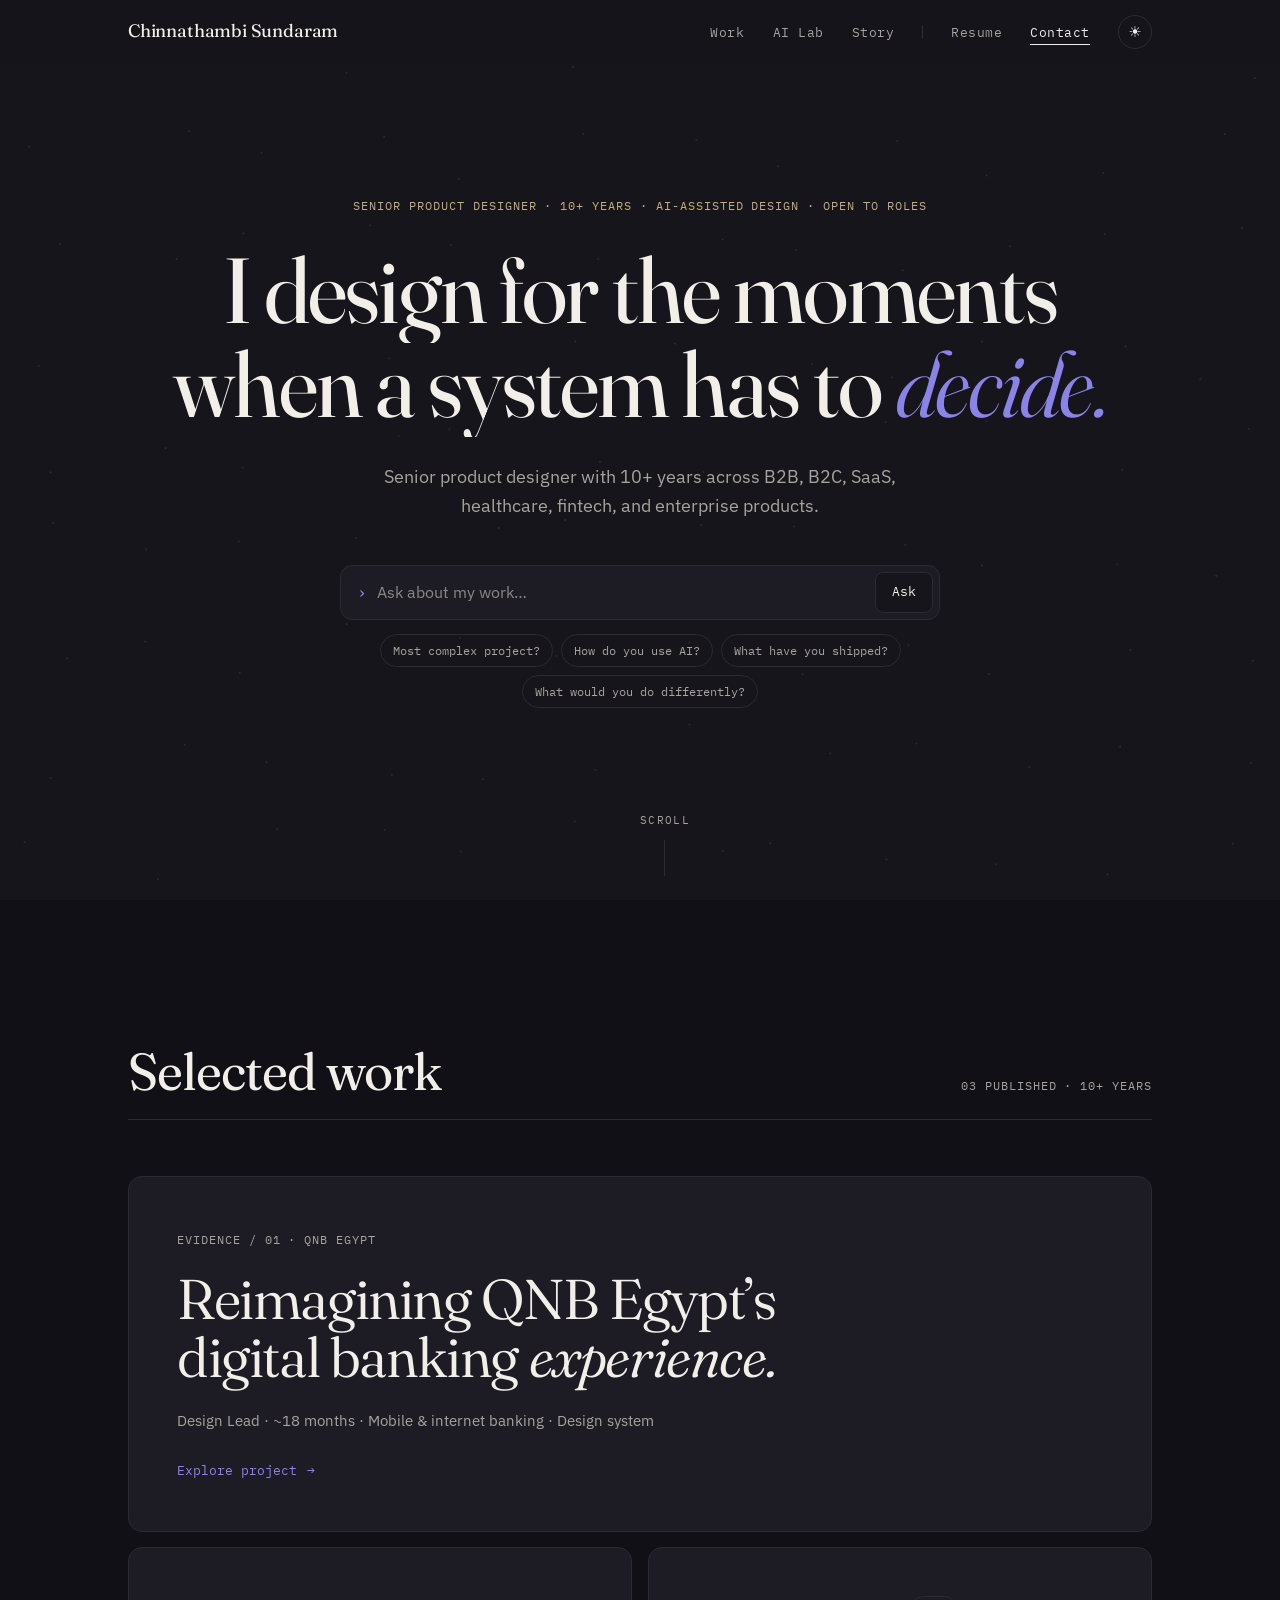
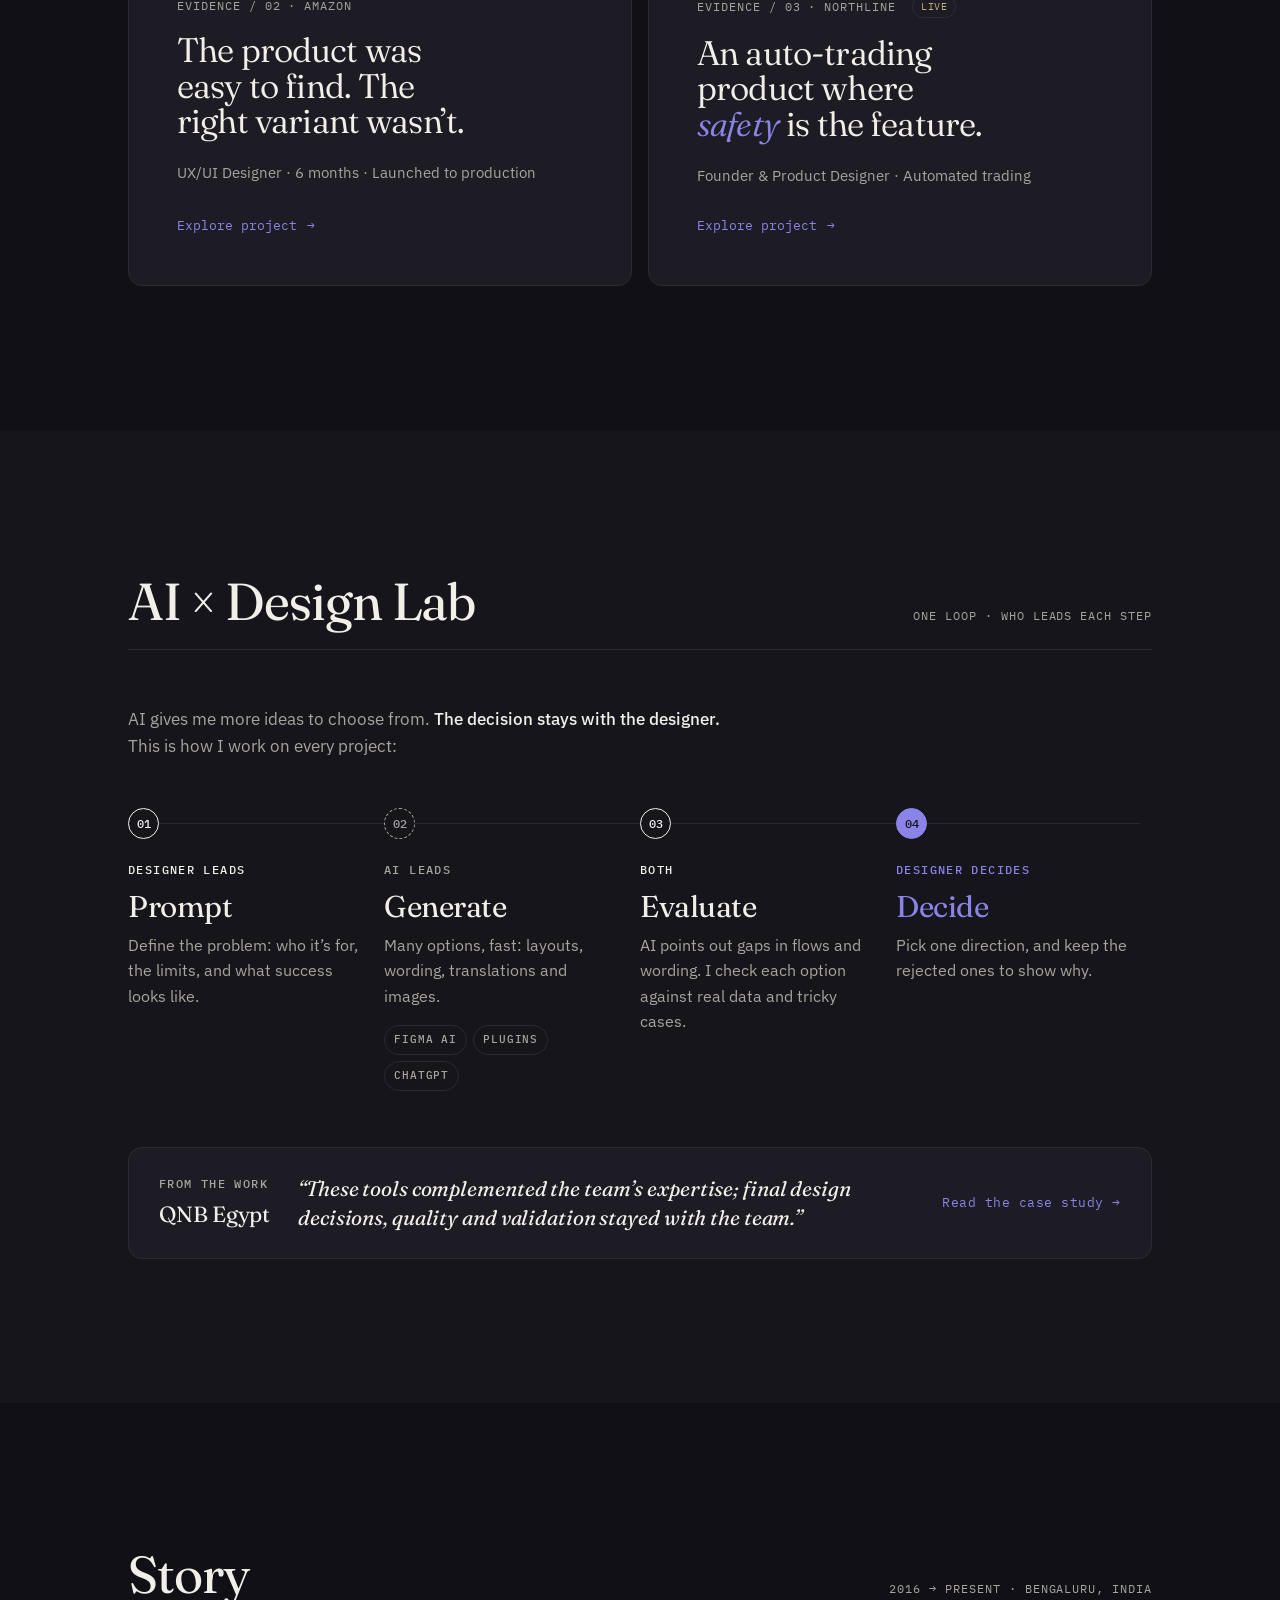
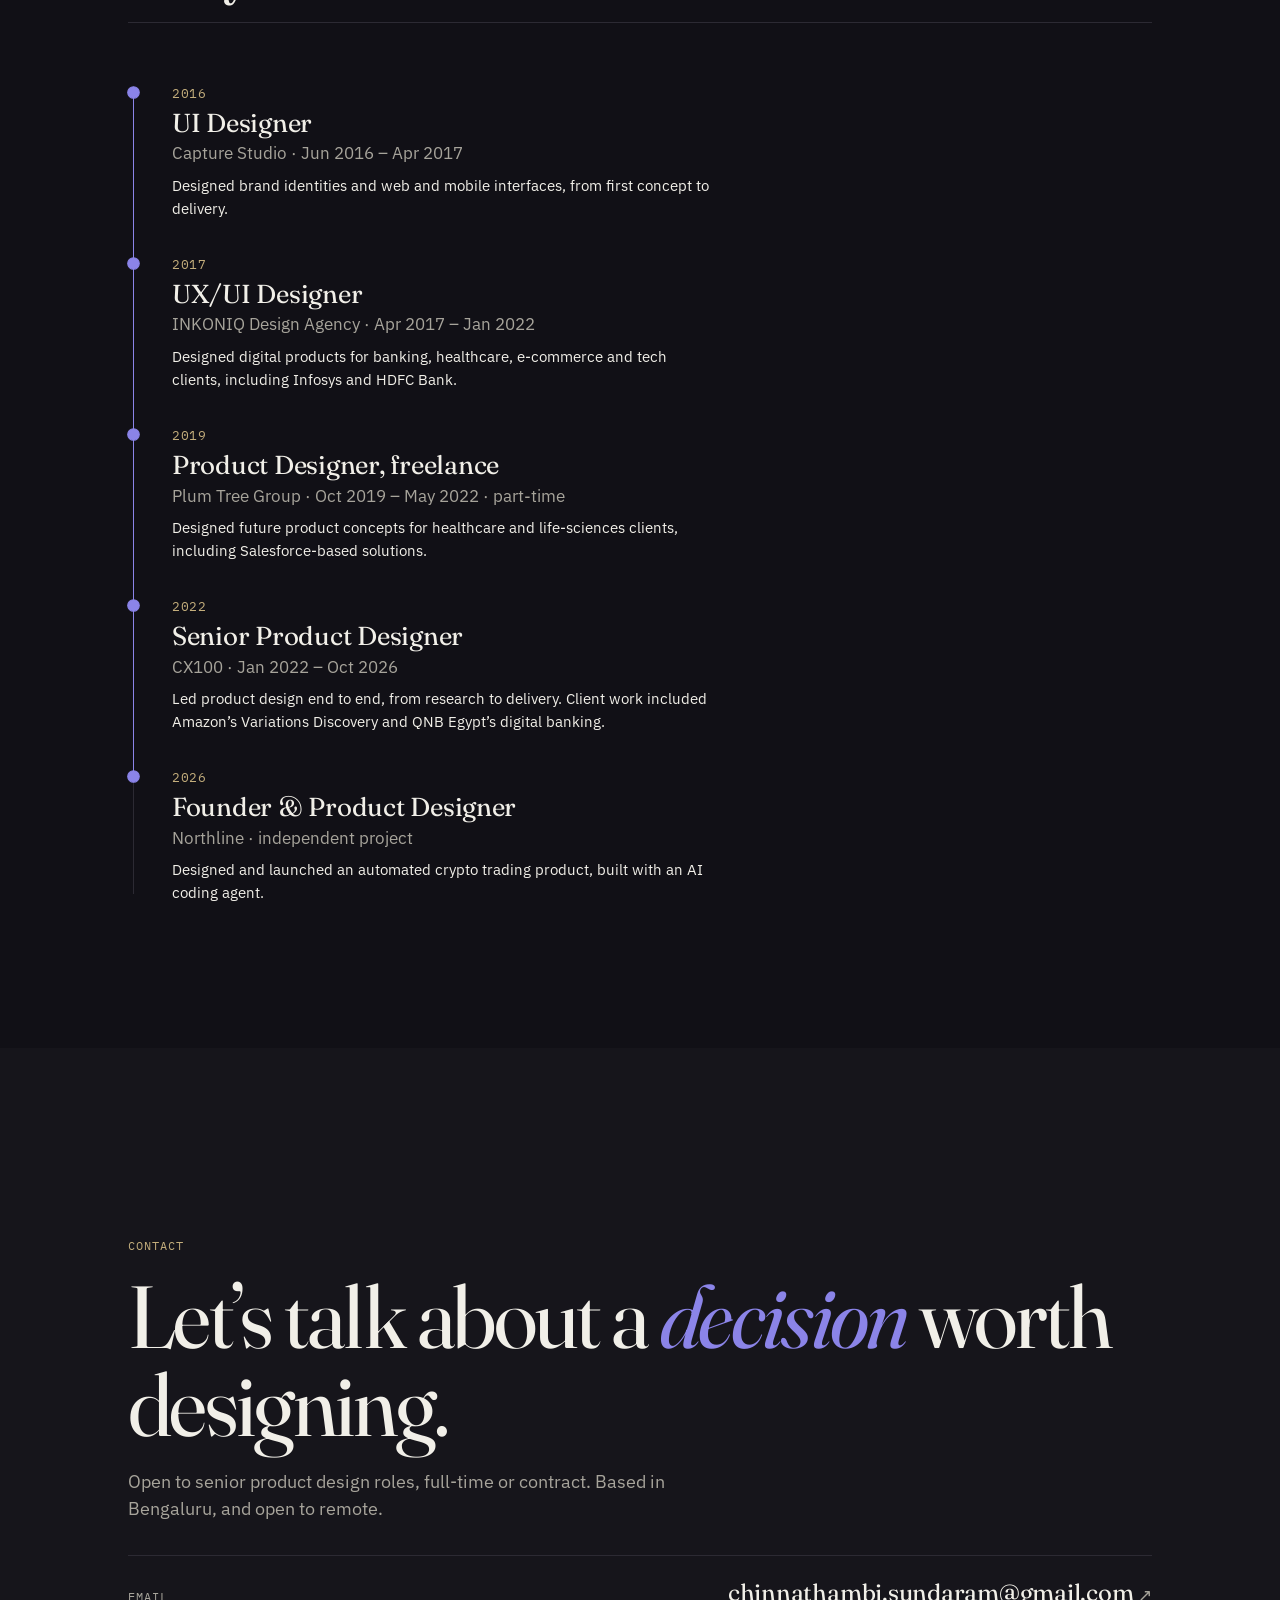
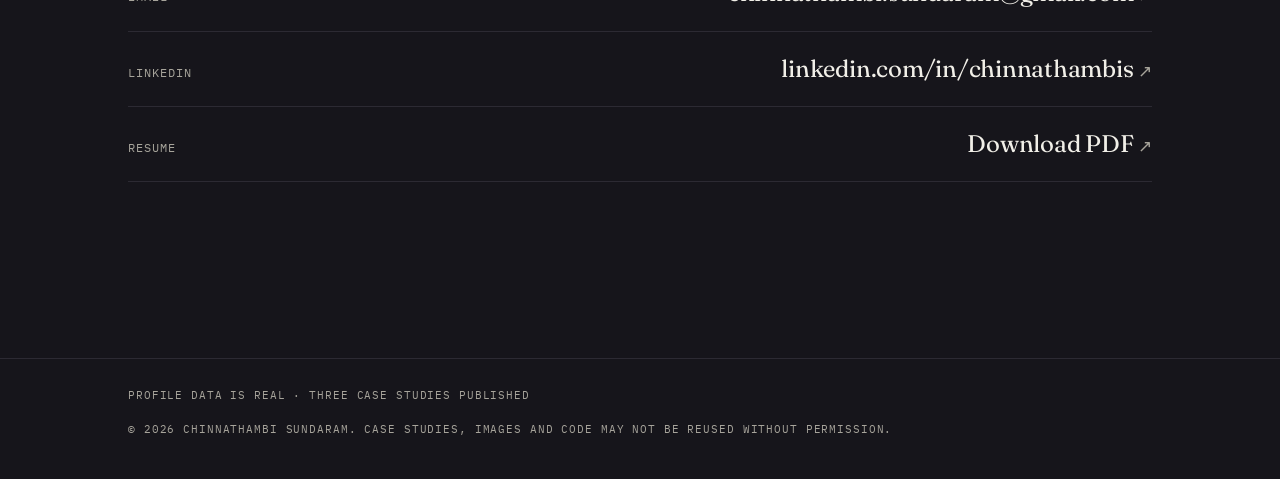
<file: index.html>
<!DOCTYPE html>
<html lang="en">
<head>
<meta charset="utf-8">
<meta name="viewport" content="width=device-width, initial-scale=1">
<title>Chinnathambi Sundaram — Senior Product Designer</title>
<meta name="description" content="Senior product designer with 10+ years across B2B, B2C, SaaS, healthcare, fintech, and enterprise products. AI-assisted product design, Bengaluru.">
<meta name="theme-color" content="#16151B">
<link rel="canonical" href="https://chinnathambis.github.io/">
<meta property="og:type" content="website">
<meta property="og:title" content="Chinnathambi Sundaram — Senior Product Designer">
<meta property="og:description" content="I design for the moments when a system has to decide.">
<meta property="og:url" content="https://chinnathambis.github.io/">
<meta name="twitter:card" content="summary">
<link rel="icon" href="assets/favicon.svg" type="image/svg+xml">
<script type="application/ld+json">
{"@context":"https://schema.org","@type":"Person","name":"Chinnathambi Sundaram","jobTitle":"Senior Product Designer",
 "address":{"@type":"PostalAddress","addressLocality":"Bengaluru","addressCountry":"IN"},
 "email":"mailto:chinnathambi.sundaram@gmail.com","url":"https://chinnathambis.github.io/",
 "sameAs":["https://www.linkedin.com/in/chinnathambis"]}
</script>
<script>
  // Restore theme before first paint to avoid a flash.
  (function(){
    try{ if(localStorage.getItem('theme')==='light') document.documentElement.setAttribute('data-theme','light'); }catch(e){}
    document.documentElement.classList.add('js');
  })();
</script>
<link rel="preconnect" href="https://fonts.googleapis.com">
<link rel="preconnect" href="https://fonts.gstatic.com" crossorigin>
<link rel="stylesheet" href="https://fonts.googleapis.com/css2?family=Fraunces:ital,opsz,wght@0,9..144,300..600;1,9..144,300..600&family=IBM+Plex+Mono:wght@400;500&family=IBM+Plex+Sans:wght@400;500&display=swap">
<link rel="stylesheet" href="assets/base.css?v=202610231848">
<style>
/* ================= HERO ================= */
.hero{
  position:relative;
  min-height:100vh;min-height:100svh;
  display:grid;place-items:center;
  padding:calc(var(--header-h) + 48px) var(--gutter) 120px;
  text-align:center;
  isolation:isolate;
}
.field{position:absolute;inset:0;width:100%;height:100%;z-index:0;pointer-events:none}
.hero-content{position:relative;z-index:1;max-width:1160px;width:100%}
.hero h1{
  font-family:var(--serif);font-weight:420;
  font-size:clamp(36px,7.2vw,100px);line-height:1.02;letter-spacing:-.02em;
  margin:28px 0 32px;
  font-variation-settings:"opsz" 96;
}
.hero h1 em{font-style:italic;color:var(--accent);font-weight:350}
.hero h1 .line{display:block;overflow:hidden;padding-bottom:.06em;margin-bottom:-.06em}
.hero h1 .line > span{display:inline-block}
@media (min-width:900px){.hero h1 .line > span{white-space:nowrap}}
.hero-copy{max-width:560px;margin:0 auto;color:var(--ink-soft);font-size:clamp(16px,1.6vw,18px)}
.hero-copy p{margin:0 0 6px}

/* Load choreography: lines rise from behind a mask, then the rest settles in. */
.js .hero .eyebrow,
.js .hero .hero-copy,
.js .hero .ask,
.js .hero .scroll-cue{animation:fadeUp 1s var(--ease-out-expo) both}
.js .hero h1 .line > span{animation:lineUp 1.1s var(--ease-out-expo) both}
.js .hero .eyebrow{animation-delay:.1s}
.js .hero h1 .line:nth-child(1) > span{animation-delay:.22s}
.js .hero h1 .line:nth-child(2) > span{animation-delay:.34s}
.js .hero .hero-copy{animation-delay:.62s}
.js .hero .ask{animation-delay:.78s}
.js .hero .scroll-cue{animation-delay:1.2s}
@keyframes lineUp{from{transform:translateY(105%)}to{transform:none}}
@keyframes fadeUp{from{opacity:0;transform:translateY(12px)}to{opacity:1;transform:none}}

/* ================= ASK ================= */
.ask{max-width:600px;margin:44px auto 0;text-align:left}
.ask-form{
  display:flex;align-items:center;gap:10px;
  background:var(--bg-raised);border:1px solid var(--line);border-radius:12px;
  padding:6px 6px 6px 16px;
  transition:border-color var(--dur-fast) var(--ease);
}
.ask-form:focus-within{border-color:var(--accent)}
.ask-caret{font-family:var(--mono);color:var(--accent);font-size:16px;flex:none}
.ask-input{
  flex:1;min-width:0;background:transparent;border:0;outline:0;
  font-family:var(--sans);font-size:16px;color:var(--ink);padding:10px 0;
}
.ask-input::placeholder{color:var(--ink-soft);opacity:.8}
.ask-btn{
  flex:none;border:1px solid var(--line);background:var(--bg);border-radius:8px;
  padding:9px 16px;font-family:var(--mono);font-size:13px;cursor:pointer;
  transition:border-color var(--dur-fast) var(--ease), background-color var(--dur-fast) var(--ease);
}
.ask-btn:hover{border-color:var(--accent);background:var(--accent-soft)}
.chips{display:flex;flex-wrap:wrap;gap:8px;margin-top:14px;justify-content:center}
.chip{
  border:1px solid var(--line);background:transparent;border-radius:999px;
  padding:6px 12px;font-family:var(--mono);font-size:12px;color:var(--ink-soft);cursor:pointer;
  transition:color var(--dur-fast) var(--ease), border-color var(--dur-fast) var(--ease);
}
.chip:hover{color:var(--ink);border-color:var(--ink-soft)}
.answer{
  margin-top:18px;min-height:0;
  font-size:15px;line-height:1.65;color:var(--ink);
}
.answer:empty{display:none}
.answer-inner{
  border-left:1px solid var(--accent);padding:4px 0 4px 16px;
  animation:fadeUp var(--dur-med) var(--ease) both;
}
.answer .q{display:block;font-family:var(--mono);font-size:12px;letter-spacing:.04em;color:var(--ink-soft);margin-bottom:6px}
.answer a{color:var(--accent);text-underline-offset:3px}

.scroll-cue{
  position:absolute;left:50%;bottom:24px;transform:translateX(-50%);z-index:1;
  font-family:var(--mono);font-size:11px;letter-spacing:.12em;text-transform:uppercase;color:var(--ink-soft);
  text-decoration:none;display:flex;flex-direction:column;align-items:center;gap:10px;
}
.scroll-cue i{display:block;width:1px;height:36px;background:var(--line);position:relative;overflow:hidden}
.scroll-cue i::after{content:"";position:absolute;inset:0;background:var(--ink-soft);transform:translateY(-100%);animation:cue 2.4s var(--ease) infinite 2s}
@keyframes cue{0%{transform:translateY(-100%)}60%,100%{transform:translateY(100%)}}
@media (max-height:640px){.scroll-cue{display:none}}

/* ================= SELECTED WORK ================= */
.sw-list{display:grid;grid-template-columns:repeat(2,minmax(0,1fr));gap:16px}
.sw-list > .sw-preview:first-child{grid-column:1 / -1}
@media (max-width:760px){ .sw-list{grid-template-columns:minmax(0,1fr)} }
.sw-preview{
  display:block;text-decoration:none;
  border:1px solid var(--line);border-radius:14px;background:var(--bg-raised);
  padding:clamp(24px,4vw,48px);
  transform-style:preserve-3d;
  transition:border-color var(--dur-med) var(--ease), transform var(--dur-med) var(--ease);
  will-change:transform;
}
.sw-preview:hover{border-color:var(--ink-soft)}
.sw-preview.locked{cursor:default;opacity:.62}
.sw-preview.locked:hover{border-color:var(--line)}
.sw-preview.locked .sw-status{display:inline-flex;align-items:center;gap:5px;white-space:nowrap}
.sw-status .lock{flex:none}
.sw-preview:focus-visible{outline:2px solid var(--accent);outline-offset:4px;border-radius:14px}
.sw-preview h3{
  font-family:var(--serif);font-weight:350;
  font-size:clamp(28px,4.6vw,56px);line-height:1.04;letter-spacing:-.025em;
  margin:18px 0 22px;max-width:18ch;
}
.sw-preview.sm{display:flex;flex-direction:column}
.sw-preview.sm h3{font-size:clamp(24px,2.8vw,34px);max-width:14ch}
.sw-preview.sm h3 em{font-style:italic;color:var(--accent)}
.sw-preview.sm .sw-cta{margin-top:auto;padding-top:28px}
.sw-status{display:inline-block;margin-left:8px;padding:2px 8px;border:1px solid var(--line);border-radius:999px;font-family:var(--mono);font-size:10px;letter-spacing:.06em;text-transform:uppercase;color:var(--brass);vertical-align:1px}
.sw-meta{color:var(--ink-soft);font-size:15px;margin:0}
.sw-cta{
  display:inline-flex;align-items:center;gap:10px;margin-top:28px;
  font-family:var(--mono);font-size:13px;color:var(--accent);
}
.sw-cta span{display:inline-block;transition:transform var(--dur-med) var(--ease)}
.sw-preview:hover .sw-cta span{transform:translateX(4px)}

/* ================= AI LAB — the loop ================= */
.lab-intro{max-width:620px;color:var(--ink-soft);margin:0 0 48px}
.lab-intro strong{color:var(--ink);font-weight:500}
.loop{list-style:none;padding:0;margin:0;display:grid;grid-template-columns:repeat(4,1fr);position:relative}
.loop::before{content:"";position:absolute;left:12px;right:12px;top:15px;height:1px;background:var(--line)}
.loop-step{position:relative;padding-right:24px}
.loop-dot{position:relative;z-index:1;width:31px;height:31px;border-radius:50%;display:grid;place-items:center;font-family:var(--mono);font-size:12px;font-weight:500;background:var(--bg);border:1px solid var(--ink);color:var(--ink)}
.loop-step.ai .loop-dot{border-style:dashed;border-color:var(--ink-soft);color:var(--ink-soft)}
.loop-step.decide .loop-dot{background:var(--accent);border-color:var(--accent);color:var(--bg)}
.loop-who{display:block;margin:22px 0 10px;font-family:var(--mono);font-size:11.5px;font-weight:500;letter-spacing:.12em;text-transform:uppercase;color:var(--ink)}
.loop-step.ai .loop-who{color:var(--ink-soft)}
.loop-step.decide .loop-who{color:var(--accent)}
.loop-step h3{font-family:var(--serif);font-weight:400;font-size:clamp(26px,2.6vw,30px);line-height:1.1;letter-spacing:-.015em;margin:0}
.loop-step.decide h3{color:var(--accent)}
.loop-step p{color:var(--ink-soft);font-size:16px;margin:10px 0 0;max-width:250px}
.loop-tools{display:flex;flex-wrap:wrap;gap:6px;margin-top:16px}
.loop-tools span{font-family:var(--mono);font-size:11px;font-weight:500;letter-spacing:.08em;text-transform:uppercase;padding:5px 9px;border:1px solid var(--line);border-radius:999px;color:var(--ink-soft);white-space:nowrap}
.lab-proof{margin:56px 0 0;display:grid;grid-template-columns:auto 1fr auto;gap:28px;align-items:center;background:var(--bg-raised);border:1px solid var(--line);border-radius:14px;padding:26px 30px}
.lab-proof .src{font-family:var(--mono);font-size:11.5px;font-weight:500;letter-spacing:.12em;text-transform:uppercase;color:var(--ink-soft);line-height:1.5}
.lab-proof .src b{display:block;font-family:var(--serif);font-size:22px;font-weight:400;letter-spacing:-.01em;text-transform:none;color:var(--ink);margin-top:6px}
.lab-proof blockquote{margin:0;font-family:var(--serif);font-style:italic;font-size:clamp(18px,1.8vw,21px);line-height:1.4;letter-spacing:-.005em}
.lab-proof a{font-family:var(--mono);font-size:13px;letter-spacing:.04em;color:var(--accent);text-decoration:none;white-space:nowrap}
.lab-proof a:hover{text-decoration:underline;text-underline-offset:3px}
@media (max-width:760px){
  .loop{grid-template-columns:1fr}
  .loop::before{left:15px;right:auto;top:16px;bottom:40px;width:1px;height:auto}
  .loop-step{display:grid;grid-template-columns:31px 1fr;column-gap:18px;padding:0 0 30px}
  .loop-dot{grid-row:1 / span 4}
  .loop-step > :not(.loop-dot){grid-column:2}
  .loop-who{margin:6px 0}
  .loop-step p{max-width:none}
  .lab-proof{grid-template-columns:1fr;gap:14px;padding:22px}
}
/* Loop build-in: the line draws, then each step lands in order and the decision lights up last */
.js .loop[data-reveal]{opacity:1;transform:none}
.js .loop::before{transform:scaleX(0);transform-origin:left center;transition:transform 1.3s var(--ease) .15s}
.js .loop.is-in::before{transform:none}
.js .loop-step > *{opacity:0;transform:translateY(12px);transition:opacity .7s var(--ease-out-expo),transform .7s var(--ease-out-expo);transition-delay:calc(var(--i) * 260ms + 200ms)}
.js .loop-step .loop-dot{transform:scale(.4)}
.js .loop.is-in .loop-step > *{opacity:1;transform:none}
.js .loop-tools span{opacity:0;transform:translateY(6px);transition:opacity .5s var(--ease-out-expo),transform .5s var(--ease-out-expo);transition-delay:calc(var(--i) * 260ms + 520ms + var(--t) * 90ms)}
.js .loop.is-in .loop-tools span{opacity:1;transform:none}
.js .loop-step.decide .loop-dot{background:var(--bg);color:var(--accent);transition:opacity .7s var(--ease-out-expo),transform .7s var(--ease-out-expo),background-color .5s var(--ease) 1.5s,color .5s var(--ease) 1.5s;transition-delay:calc(var(--i) * 260ms + 200ms),calc(var(--i) * 260ms + 200ms),1.5s,1.5s}
.js .loop.is-in .loop-step.decide .loop-dot{background:var(--accent);color:var(--bg);animation:loop-ping 1.1s var(--ease-out-expo) 1.55s 1 both}
@keyframes loop-ping{from{box-shadow:0 0 0 0 color-mix(in srgb,var(--accent) 45%,transparent)}to{box-shadow:0 0 0 14px color-mix(in srgb,var(--accent) 0%,transparent)}}
.js .loop-step.ai .loop-dot{transition-property:opacity,transform}
.js .loop.is-in .loop-step.ai .loop-dot{animation:loop-spin 2.4s var(--ease-out-expo) .9s 1}
@keyframes loop-spin{from{rotate:0deg}to{rotate:360deg}}
@media (max-width:760px){
  .js .loop::before{transform:scaleY(0);transform-origin:center top}
}
@media (prefers-reduced-motion: reduce){
  .js .loop::before,.js .loop-step > *,.js .loop-tools span,.js .loop-step .loop-dot{opacity:1;transform:none;transition:none;animation:none}
  .js .loop-step.decide .loop-dot{background:var(--accent);color:var(--bg)}
}

/* ================= STORY ================= */
.story-line{list-style:none;margin:0;padding:0;position:relative;max-width:760px}
.story-line::before{content:"";position:absolute;left:5px;top:10px;bottom:10px;width:1px;background:var(--line)}
.story-line::after{content:"";position:absolute;left:5px;top:10px;width:1px;height:var(--fill,0px);background:var(--accent);transition:height .6s var(--ease)}
.node{position:relative;padding:0 0 clamp(22px,2.6vw,30px) 44px}
.node:last-child{padding-bottom:0}
.node .dot{
  position:absolute;left:0;top:8px;width:11px;height:11px;border-radius:50%;
  background:var(--bg);border:1px solid var(--ink-soft);
  transition:background-color var(--dur-med) var(--ease), border-color var(--dur-med) var(--ease), transform var(--dur-med) var(--ease);
}
.node .year{font-family:var(--mono);font-size:13px;color:var(--ink-soft);letter-spacing:.04em;transition:color var(--dur-med) var(--ease)}
.node .role{font-family:var(--serif);font-size:clamp(20px,2.1vw,26px);line-height:1.2;letter-spacing:-.01em;margin:2px 0 1px;color:var(--ink-soft);transition:color var(--dur-med) var(--ease)}
.node .org{color:var(--ink-soft);margin:0}
.contact-open{margin:-12px 0 32px;max-width:52ch;font-size:clamp(16px,1.6vw,18px);line-height:1.55;color:var(--ink-soft)}
.node .what{margin:6px 0 0;max-width:60ch;font-size:15px;line-height:1.55;color:var(--ink-soft)}
.node.is-active .what{color:var(--ink)}
.node.is-active .dot{background:var(--accent);border-color:var(--accent);transform:scale(1.15)}
.node.is-active .role{color:var(--ink)}
.node.is-active .year{color:var(--brass)}
.story-note{margin-top:40px}
</style>
</head>
<body>
<a class="skip-link" href="#main">Skip to content</a>

<header class="site-header">
  <div class="wrap">
    <a class="brand" href="./">Chinnathambi Sundaram</a>
    <div class="header-right">
      <nav class="site-nav" aria-label="Primary">
        <ul>
          <li class="nav-section"><a href="#work">Work</a></li>
          <li class="nav-section"><a href="#lab">AI Lab</a></li>
          <li class="nav-section"><a href="#story">Story</a></li>
          <li class="sep" aria-hidden="true"></li>
          <li class="nav-resume"><a href="assets/Chinnathambi_Sundaram_Resume.pdf" target="_blank" rel="noopener">Resume<span class="sr-only"> (PDF, opens in a new tab)</span></a></li>
          <li><a href="#contact">Contact</a></li>
        </ul>
      </nav>
      <button class="theme-toggle" type="button" aria-label="Switch to day theme">☀</button>
    </div>
  </div>
</header>

<main id="main">

  <!-- ================= HERO ================= -->
  <section class="hero" aria-labelledby="hero-title">
    <canvas class="field" aria-hidden="true"></canvas>
    <div class="hero-content">
      <p class="eyebrow">Senior Product Designer · 10+ Years · AI-Assisted Design · Open to Roles</p>
      <h1 id="hero-title">
        <span class="line"><span>I design for the moments</span></span>
        <span class="line"><span>when a system has to <em>decide.</em></span></span>
      </h1>
      <div class="hero-copy">
        <p>Senior product designer with 10+ years across B2B, B2C, SaaS, healthcare, fintech, and enterprise products.</p>
      </div>

      <div class="ask">
        <form class="ask-form" autocomplete="off">
          <span class="ask-caret" aria-hidden="true">›</span>
          <label for="ask-input" class="sr-only" style="position:absolute;width:1px;height:1px;overflow:hidden;clip:rect(0 0 0 0)">Ask a question about my work</label>
          <input id="ask-input" class="ask-input" type="text" placeholder="Ask about my work…" maxlength="160">
          <button class="ask-btn" type="submit">Ask</button>
        </form>
        <div class="chips" aria-label="Suggested questions">
          <button class="chip" type="button">Most complex project?</button>
          <button class="chip" type="button">How do you use AI?</button>
          <button class="chip" type="button">What have you shipped?</button>
          <button class="chip" type="button">What would you do differently?</button>
        </div>
        <div class="answer" aria-live="polite"></div>
      </div>
    </div>
    <a class="scroll-cue" href="#work" aria-label="Scroll to selected work">Scroll<i></i></a>
  </section>

  <!-- ================= SELECTED WORK ================= -->
  <section class="section band" id="work" aria-labelledby="work-title">
    <div class="wrap">
      <div class="section-head" data-reveal>
        <h2 id="work-title">Selected work</h2>
        <span class="kicker">03 published · 10+ years</span>
      </div>
      <div class="sw-list">
        <a class="sw-preview" href="evidence-02.html" data-reveal>
          <span class="kicker">Evidence / 01 · QNB Egypt</span>
          <h3 style="view-transition-name:ev02-title">Reimagining QNB Egypt’s digital banking <em>experience.</em></h3>
          <p class="sw-meta">Design Lead · ~18 months · Mobile &amp; internet banking · Design system</p>
          <span class="sw-cta">Explore project <span aria-hidden="true">→</span></span>
        </a>
        <a class="sw-preview sm" href="variations-discovery.html" data-reveal style="--d:80ms">
          <span class="kicker">Evidence / 02 · Amazon</span>
          <h3 style="view-transition-name:vd-title">The product was easy to find. The right variant wasn’t.</h3>
          <p class="sw-meta">UX/UI Designer · 6 months · Launched to production</p>
          <span class="sw-cta">Explore project <span aria-hidden="true">→</span></span>
        </a>
        <a class="sw-preview sm" href="evidence-03.html" data-reveal style="--d:140ms">
          <span class="kicker">Evidence / 03 · Northline <span class="sw-status">Live</span></span>
          <h3 style="view-transition-name:ev03-title">An auto-trading product where <em>safety</em> is the feature.</h3>
          <p class="sw-meta">Founder &amp; Product Designer · Automated trading</p>
          <span class="sw-cta">Explore project <span aria-hidden="true">→</span></span>
        </a>
      </div>
    </div>
  </section>

  <!-- ================= AI LAB ================= -->
  <section class="section" id="lab" aria-labelledby="lab-title">
    <div class="wrap">
      <div class="section-head" data-reveal>
        <h2 id="lab-title">AI × Design Lab</h2>
        <span class="kicker">One loop · who leads each step</span>
      </div>
      <p class="lab-intro" data-reveal>AI gives me more ideas to choose from. <strong>The decision stays with the designer.</strong> This is how I work on every project:</p>

      <ol class="loop" data-reveal>
        <li class="loop-step" style="--i:0"><span class="loop-dot" aria-hidden="true">01</span><span class="loop-who">Designer leads</span><h3>Prompt</h3><p>Define the problem: who it’s for, the limits, and what success looks like.</p></li>
        <li class="loop-step ai" style="--i:1"><span class="loop-dot" aria-hidden="true">02</span><span class="loop-who">AI leads</span><h3>Generate</h3><p>Many options, fast: layouts, wording, translations and images.</p>
          <div class="loop-tools" aria-label="Tools"><span style="--t:0">Figma AI</span><span style="--t:1">Plugins</span><span style="--t:2">ChatGPT</span></div></li>
        <li class="loop-step" style="--i:2"><span class="loop-dot" aria-hidden="true">03</span><span class="loop-who">Both</span><h3>Evaluate</h3><p>AI points out gaps in flows and wording. I check each option against real data and tricky cases.</p></li>
        <li class="loop-step decide" style="--i:3"><span class="loop-dot" aria-hidden="true">04</span><span class="loop-who">Designer decides</span><h3>Decide</h3><p>Pick one direction, and keep the rejected ones to show why.</p></li>
      </ol>

      <figure class="lab-proof" data-reveal>
        <figcaption class="src">From the work<b>QNB Egypt</b></figcaption>
        <blockquote>“These tools complemented the team’s expertise; final design decisions, quality and validation stayed with the team.”</blockquote>
        <a href="evidence-02.html#leadership">Read the case study <span aria-hidden="true">→</span></a>
      </figure>
    </div>
  </section>

  <!-- ================= STORY ================= -->
  <section class="section band" id="story" aria-labelledby="story-title">
    <div class="wrap">
      <div class="section-head" data-reveal>
        <h2 id="story-title">Story</h2>
        <span class="kicker">2016 → present · Bengaluru, India</span>
      </div>
      <ol class="story-line">
        <li class="node"><span class="dot" aria-hidden="true"></span><span class="year">2016</span><p class="role">UI Designer</p><p class="org">Capture Studio · Jun 2016 – Apr 2017</p><p class="what">Designed brand identities and web and mobile interfaces, from first concept to delivery.</p></li>
        <li class="node"><span class="dot" aria-hidden="true"></span><span class="year">2017</span><p class="role">UX/UI Designer</p><p class="org">INKONIQ Design Agency · Apr 2017 – Jan 2022</p><p class="what">Designed digital products for banking, healthcare, e-commerce and tech clients, including Infosys and HDFC Bank.</p></li>
        <li class="node"><span class="dot" aria-hidden="true"></span><span class="year">2019</span><p class="role">Product Designer, freelance</p><p class="org">Plum Tree Group · Oct 2019 – May 2022 · part-time</p><p class="what">Designed future product concepts for healthcare and life-sciences clients, including Salesforce-based solutions.</p></li>
        <li class="node"><span class="dot" aria-hidden="true"></span><span class="year">2022</span><p class="role">Senior Product Designer</p><p class="org">CX100 · Jan 2022 – Oct 2026</p><p class="what">Led product design end to end, from research to delivery. Client work included Amazon’s Variations Discovery and QNB Egypt’s digital banking.</p></li>
        <li class="node"><span class="dot" aria-hidden="true"></span><span class="year">2026</span><p class="role">Founder &amp; Product Designer</p><p class="org">Northline · independent project</p><p class="what">Designed and launched an automated crypto trading product, built with an AI coding agent.</p></li>
      </ol>
    </div>
  </section>

  <!-- ================= CONTACT ================= -->
  <section class="contact" id="contact" aria-labelledby="contact-title">
    <div class="wrap">
      <p class="eyebrow" data-reveal>Contact</p>
      <h2 id="contact-title" data-reveal>Let’s talk about a <em>decision</em> worth designing.</h2>
      <p class="contact-open" data-reveal>Open to senior product design roles, full-time or contract. Based in Bengaluru, and open to remote.</p>
      <ul class="contact-list" data-reveal>
        <li><span class="label">Email</span><a class="contact-link" href="mailto:chinnathambi.sundaram@gmail.com">chinnathambi.sundaram@gmail.com <span aria-hidden="true">↗</span></a></li>
        <li><span class="label">LinkedIn</span><a class="contact-link" href="https://www.linkedin.com/in/chinnathambis" target="_blank" rel="noopener">linkedin.com/in/chinnathambis <span aria-hidden="true">↗</span><span class="sr-only"> (opens in a new tab)</span></a></li>
        <li><span class="label">Resume</span><a class="contact-link" href="assets/Chinnathambi_Sundaram_Resume.pdf" target="_blank" rel="noopener">Download PDF <span aria-hidden="true">↗</span><span class="sr-only"> (opens in a new tab)</span></a></li>
      </ul>
    </div>
  </section>
</main>

<footer class="site-footer">
  <div class="wrap">
    <p>Profile data is real · Three case studies published</p>
    <p>© 2026 Chinnathambi Sundaram. Case studies, images and code may not be reused without permission.</p>
  </div>
</footer>

<script src="assets/site.js?v=202610231848"></script>
<script>
(function(){
  'use strict';
  var reduceMotion = window.matchMedia('(prefers-reduced-motion: reduce)').matches;
  var coarse = window.matchMedia('(pointer: coarse)').matches;

  /* =========================================================
     MAGNETIC FIELD — spring-anchored points behind the hero
     ========================================================= */
  (function(){
    var hero = document.querySelector('.hero');
    var canvas = document.querySelector('.field');
    if(!canvas || !canvas.getContext) return;
    var ctx = canvas.getContext('2d');
    var W = 0, H = 0, dpr = 1, pts = [], spacing = 60;
    var mouse = {x:-9999, y:-9999, active:false};
    var raf = null;
    var RADIUS = 130, MAX_DISP = 16, K = 0.06, DAMP = 0.82;
    var interactive = !(reduceMotion || coarse);

    // Read the live theme every frame so toggling never leaves stale colours.
    function currentRgb(){
      var hex = getComputedStyle(document.documentElement).getPropertyValue('--accent').trim().replace('#','');
      if(hex.length === 3) hex = hex.split('').map(function(c){return c+c;}).join('');
      var n = parseInt(hex,16);
      return [(n>>16)&255,(n>>8)&255,n&255];
    }

    function build(){
      var r = hero.getBoundingClientRect();
      dpr = Math.min(window.devicePixelRatio || 1, 2);
      W = r.width; H = r.height;
      canvas.width = Math.round(W*dpr); canvas.height = Math.round(H*dpr);
      ctx.setTransform(dpr,0,0,dpr,0,0);
      var count = Math.max(40, Math.min(130, Math.round(W*H/11000)));
      var cols = Math.max(4, Math.round(Math.sqrt(count*W/H)));
      var rows = Math.max(3, Math.ceil(count/cols));
      var sx = W/cols, sy = H/rows;
      spacing = Math.max(sx, sy);
      pts = [];
      // Deterministic jitter so the field feels organic but doesn't reshuffle on every resize.
      var seed = 7;
      function rand(){ seed = (seed*9301+49297)%233280; return seed/233280; }
      for(var j=0;j<rows;j++){
        for(var i=0;i<cols;i++){
          var ox = (i+.5)*sx + (rand()-.5)*sx*.6;
          var oy = (j+.5)*sy + (rand()-.5)*sy*.6;
          pts.push({ox:ox, oy:oy, x:ox, y:oy, vx:0, vy:0});
        }
      }
    }

    function draw(){
      var rgb = currentRgb();
      var c = 'rgba('+rgb[0]+','+rgb[1]+','+rgb[2]+',';
      ctx.clearRect(0,0,W,H);
      var near = [];
      for(var i=0;i<pts.length;i++){
        var p = pts[i];
        var d = mouse.active ? Math.hypot(p.x-mouse.x, p.y-mouse.y) : Infinity;
        var t = d < RADIUS ? 1 - d/RADIUS : 0;
        if(t > 0) near.push(p);
        ctx.fillStyle = c + (0.16 + t*0.5) + ')';
        ctx.beginPath(); ctx.arc(p.x, p.y, 1.1 + t*0.9, 0, Math.PI*2); ctx.fill();
      }
      // Faint connectors only between points that are both near the cursor.
      ctx.lineWidth = 1;
      for(var a=0;a<near.length;a++){
        for(var b=a+1;b<near.length;b++){
          var pa = near[a], pb = near[b];
          var dd = Math.hypot(pa.x-pb.x, pa.y-pb.y);
          if(dd < spacing*1.5){
            ctx.strokeStyle = c + (0.12*(1-dd/(spacing*1.5))) + ')';
            ctx.beginPath(); ctx.moveTo(pa.x,pa.y); ctx.lineTo(pb.x,pb.y); ctx.stroke();
          }
        }
      }
    }

    function step(){
      var moving = false;
      for(var i=0;i<pts.length;i++){
        var p = pts[i], tx = p.ox, ty = p.oy;
        if(mouse.active){
          var dx = mouse.x - p.ox, dy = mouse.y - p.oy, d = Math.hypot(dx,dy);
          if(d < RADIUS && d > 0.001){
            var f = Math.pow(1 - d/RADIUS, 2) * MAX_DISP;
            tx += dx/d*f; ty += dy/d*f;
          }
        }
        p.vx = (p.vx + (tx - p.x)*K) * DAMP;
        p.vy = (p.vy + (ty - p.y)*K) * DAMP;
        p.x += p.vx; p.y += p.vy;
        if(Math.abs(p.vx) > .01 || Math.abs(p.vy) > .01 || Math.abs(p.x-p.ox) > .05 || Math.abs(p.y-p.oy) > .05) moving = true;
      }
      draw();
      // Stop the loop once settled and the cursor has left — resume on next move.
      if(moving || mouse.active){ raf = requestAnimationFrame(step); } else { raf = null; }
    }
    function kick(){ if(!raf) raf = requestAnimationFrame(step); }

    build(); draw();
    if('ResizeObserver' in window){
      new ResizeObserver(function(){ build(); draw(); }).observe(hero);
    }
    // Repaint on theme change even when idle.
    new MutationObserver(function(){ draw(); }).observe(document.documentElement, {attributes:true, attributeFilter:['data-theme']});

    if(!interactive) return;
    hero.addEventListener('mousemove', function(e){
      var r = hero.getBoundingClientRect();
      mouse.x = e.clientX - r.left; mouse.y = e.clientY - r.top; mouse.active = true;
      kick();
    });
    hero.addEventListener('mouseleave', function(){ mouse.active = false; kick(); });
  })();

  /* =========================================================
     ASK — typewriter placeholder + canned, honest answers
     ========================================================= */
  (function(){
    var form = document.querySelector('.ask-form');
    var input = document.getElementById('ask-input');
    var out = document.querySelector('.answer');
    var chips = document.querySelectorAll('.chip');
    var lines = ['Ask about my work…'].concat([].map.call(chips, function(c){ return c.textContent; }));

    var ANSWERS = {
      complex: 'QNB Egypt’s digital banking: about 18 months as Design Lead, with a team of four designers. We redesigned mobile and internet banking on one design system that supports Regular and Private customer segments, in light and dark themes. <a href="evidence-02.html">Read the case study →</a>',
      ai: 'AI gives me more options, faster. I decide which ones are right. On Northline, for example, an AI agent wrote the code, but I wrote the spec, designed every screen and set the safety rules. More in the <a href="#lab">AI × Design Lab</a> below.',
      shipped: 'Recently, three things. QNB Egypt’s mobile and internet banking designs, delivered with a design system built from scratch. Variations Discovery, live in Amazon Search. And Northline, an automated trading product I designed and launched, now trading real money. Before that, ten years across B2B, B2C, SaaS, healthcare, fintech and enterprise. <a href="#work">See the work →</a>',
      differently: 'On QNB Egypt, I’d push for usability sessions with real customers earlier; reviews and benchmarking showed where the problems were, not how people moved through the app. On Amazon’s Variations Discovery, I’d set up a way to follow the results after launch. <a href="#work">See the work →</a>'
    };
    var FALLBACK = 'That’s not wired up in this prototype yet — try one of the suggested questions, or <a href="#work">go straight to the work</a>.';

    function match(q){
      q = q.toLowerCase();
      if(/complex|hardest|difficult|challeng/.test(q)) return ANSWERS.complex;
      if(/\bai\b|artificial|llm|gpt|claude/.test(q)) return ANSWERS.ai;
      if(/ship|launch|built|delivered/.test(q)) return ANSWERS.shipped;
      if(/different|regret|again|mistake/.test(q)) return ANSWERS.differently;
      return FALLBACK;
    }
    function esc(s){ return s.replace(/[&<>"']/g, function(c){ return {'&':'&amp;','<':'&lt;','>':'&gt;','"':'&quot;',"'":'&#39;'}[c]; }); }
    function answer(q){
      q = q.trim(); if(!q) return;
      out.innerHTML = '<div class="answer-inner"><span class="q">› '+esc(q)+'</span>'+match(q)+'</div>';
    }
    form.addEventListener('submit', function(e){ e.preventDefault(); answer(input.value); input.value=''; });
    chips.forEach(function(c){ c.addEventListener('click', function(){ answer(c.textContent); }); });

    // Typewriter placeholder
    if(reduceMotion){ input.placeholder = lines[0]; return; }
    var TYPE_MS = 55, DELETE_MS = 30, HOLD_MS = 1400, GAP_MS = 400;
    var li = 0, ci = 0, deleting = false, paused = false, timer = null;
    function tick(){
      if(paused) return;
      var line = lines[li];
      if(!deleting){
        ci++; input.placeholder = line.slice(0, ci);
        if(ci >= line.length){ deleting = true; timer = setTimeout(tick, HOLD_MS); return; }
        timer = setTimeout(tick, TYPE_MS);
      }else{
        ci--; input.placeholder = line.slice(0, ci);
        if(ci <= 0){ deleting = false; li = (li+1) % lines.length; timer = setTimeout(tick, GAP_MS); return; }
        timer = setTimeout(tick, DELETE_MS);
      }
    }
    input.addEventListener('focus', function(){ paused = true; clearTimeout(timer); input.placeholder = lines[0]; });
    input.addEventListener('blur', function(){ paused = false; ci = 0; deleting = false; timer = setTimeout(tick, GAP_MS); });
    input.placeholder = '';
    timer = setTimeout(tick, 1200);
  })();

  /* =========================================================
     SELECTED WORK — capped cursor tilt (max 2.5°)
     ========================================================= */
  (function(){
    if(reduceMotion || coarse) return;
    var MAX = 2.5;
    document.querySelectorAll('.sw-preview:not(.locked)').forEach(function(card){
      // The scroll-reveal transition is 900ms; override it while tilting so the card tracks the cursor.
      card.addEventListener('mouseenter', function(){ card.style.transition = 'transform 140ms var(--ease), border-color var(--dur-med) var(--ease)'; });
      card.addEventListener('mousemove', function(e){
        var r = card.getBoundingClientRect();
        var px = (e.clientX - r.left)/r.width - .5, py = (e.clientY - r.top)/r.height - .5;
        card.style.transform = 'perspective(1200px) rotateX('+(-py*MAX*2).toFixed(2)+'deg) rotateY('+(px*MAX*2).toFixed(2)+'deg)';
      });
      card.addEventListener('mouseleave', function(){
        card.style.transition = 'transform 480ms var(--ease-out-expo), border-color var(--dur-med) var(--ease)';
        card.style.transform = '';
      });
    });
  })();



  /* =========================================================
     STORY — nodes activate as they scroll into view
     ========================================================= */
  (function(){
    var nodes = [].slice.call(document.querySelectorAll('.node'));
    var line = document.querySelector('.story-line');
        function fill(){
      var last = null;
      nodes.forEach(function(n){ if(n.classList.contains('is-active')) last = n; });
      line.style.setProperty('--fill', last ? (last.offsetTop + 8) + 'px' : '0px');
    }
    if(reduceMotion || !('IntersectionObserver' in window)){
      nodes.forEach(function(n){ n.classList.add('is-active'); }); fill(); return;
    }
    var io = new IntersectionObserver(function(entries){
      entries.forEach(function(e){ if(e.isIntersecting){ e.target.classList.add('is-active'); fill(); } });
    }, {rootMargin:'0px 0px -35% 0px'});
    nodes.forEach(function(n){ io.observe(n); });
    window.addEventListener('resize', fill);
  })();

  /* =========================================================
     NAV — mark the section currently in view
     ========================================================= */
  (function(){
    if(!('IntersectionObserver' in window)) return;
    var links = {};
    document.querySelectorAll('.site-nav a[href^="#"]').forEach(function(a){ links[a.getAttribute('href').slice(1)] = a; });
    var io = new IntersectionObserver(function(entries){
      entries.forEach(function(e){
        var a = links[e.target.id]; if(!a) return;
        if(e.isIntersecting){
          Object.keys(links).forEach(function(k){ links[k].removeAttribute('aria-current'); });
          a.setAttribute('aria-current','true');
        }
      });
    }, {rootMargin:'-45% 0px -50% 0px'});
    ['work','lab','story','contact'].forEach(function(id){ var el = document.getElementById(id); if(el) io.observe(el); });
  })();
})();
</script>
</body>
</html>
</file>
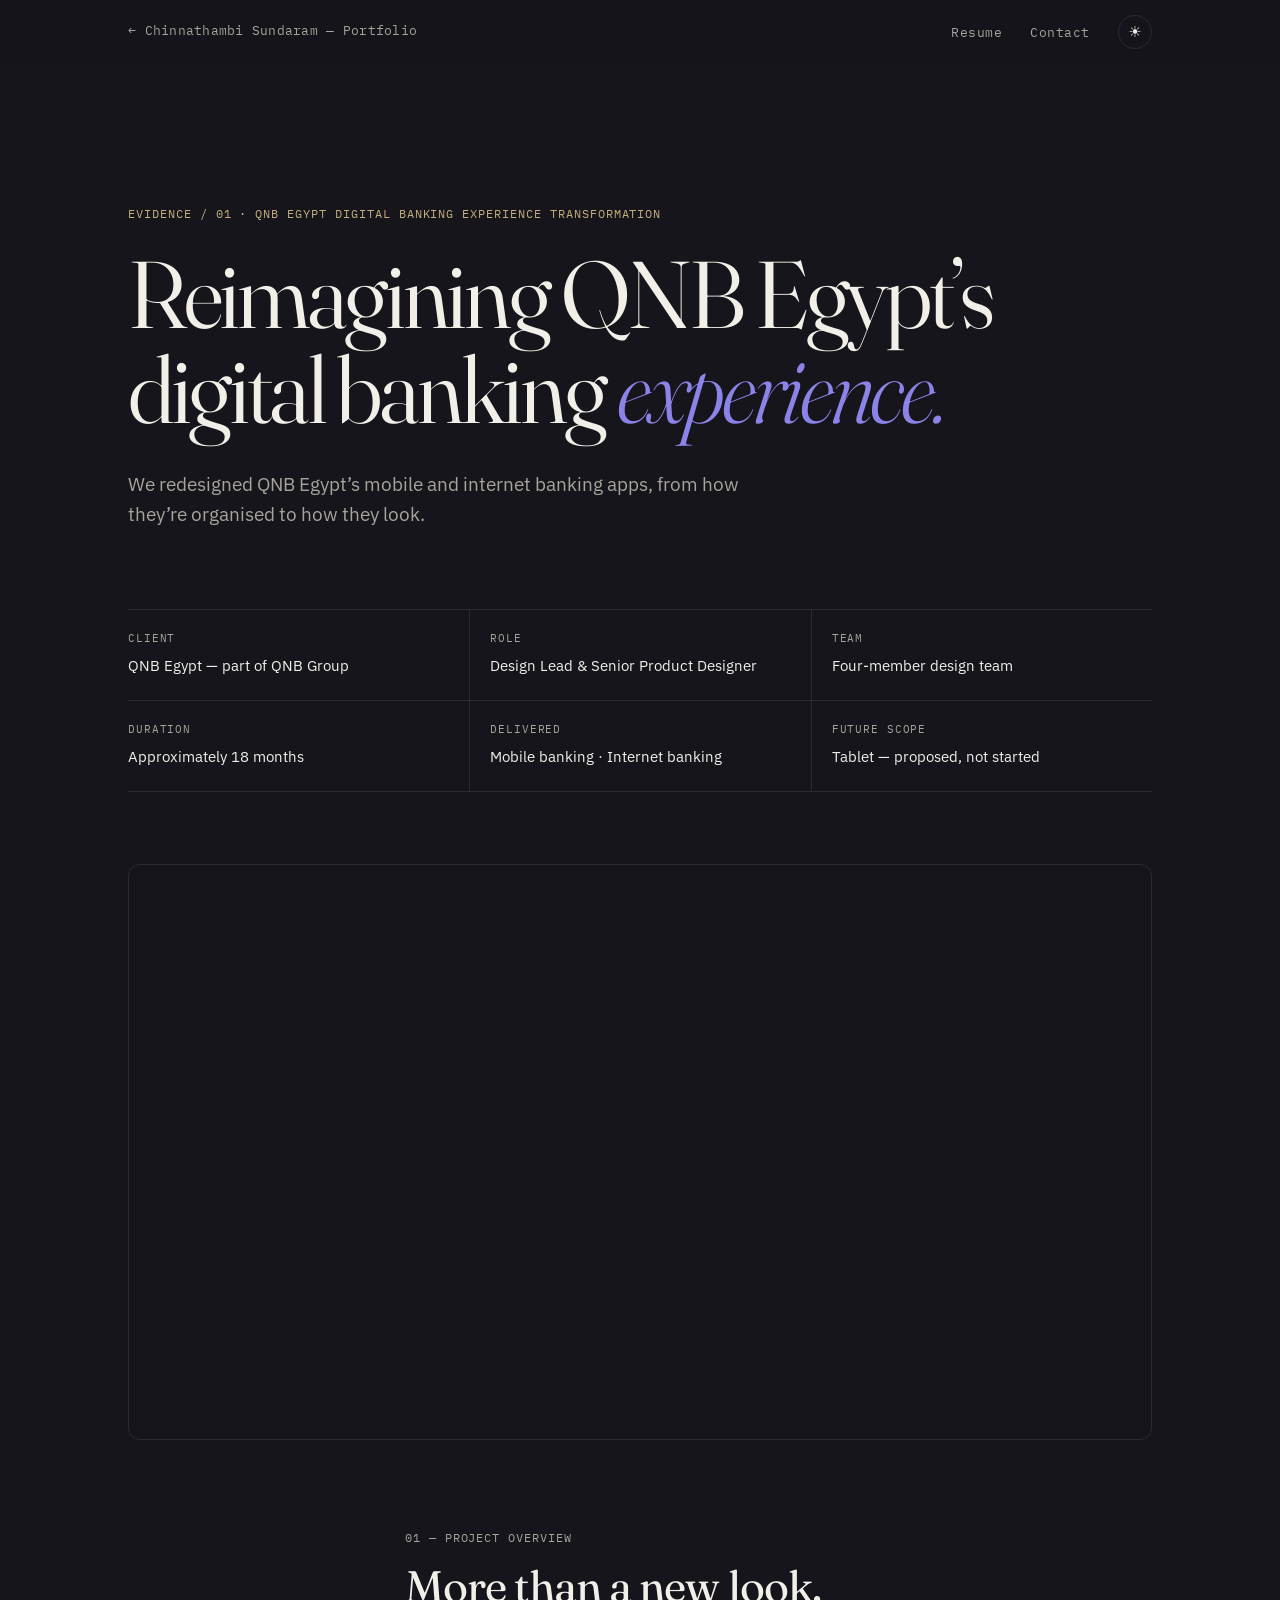
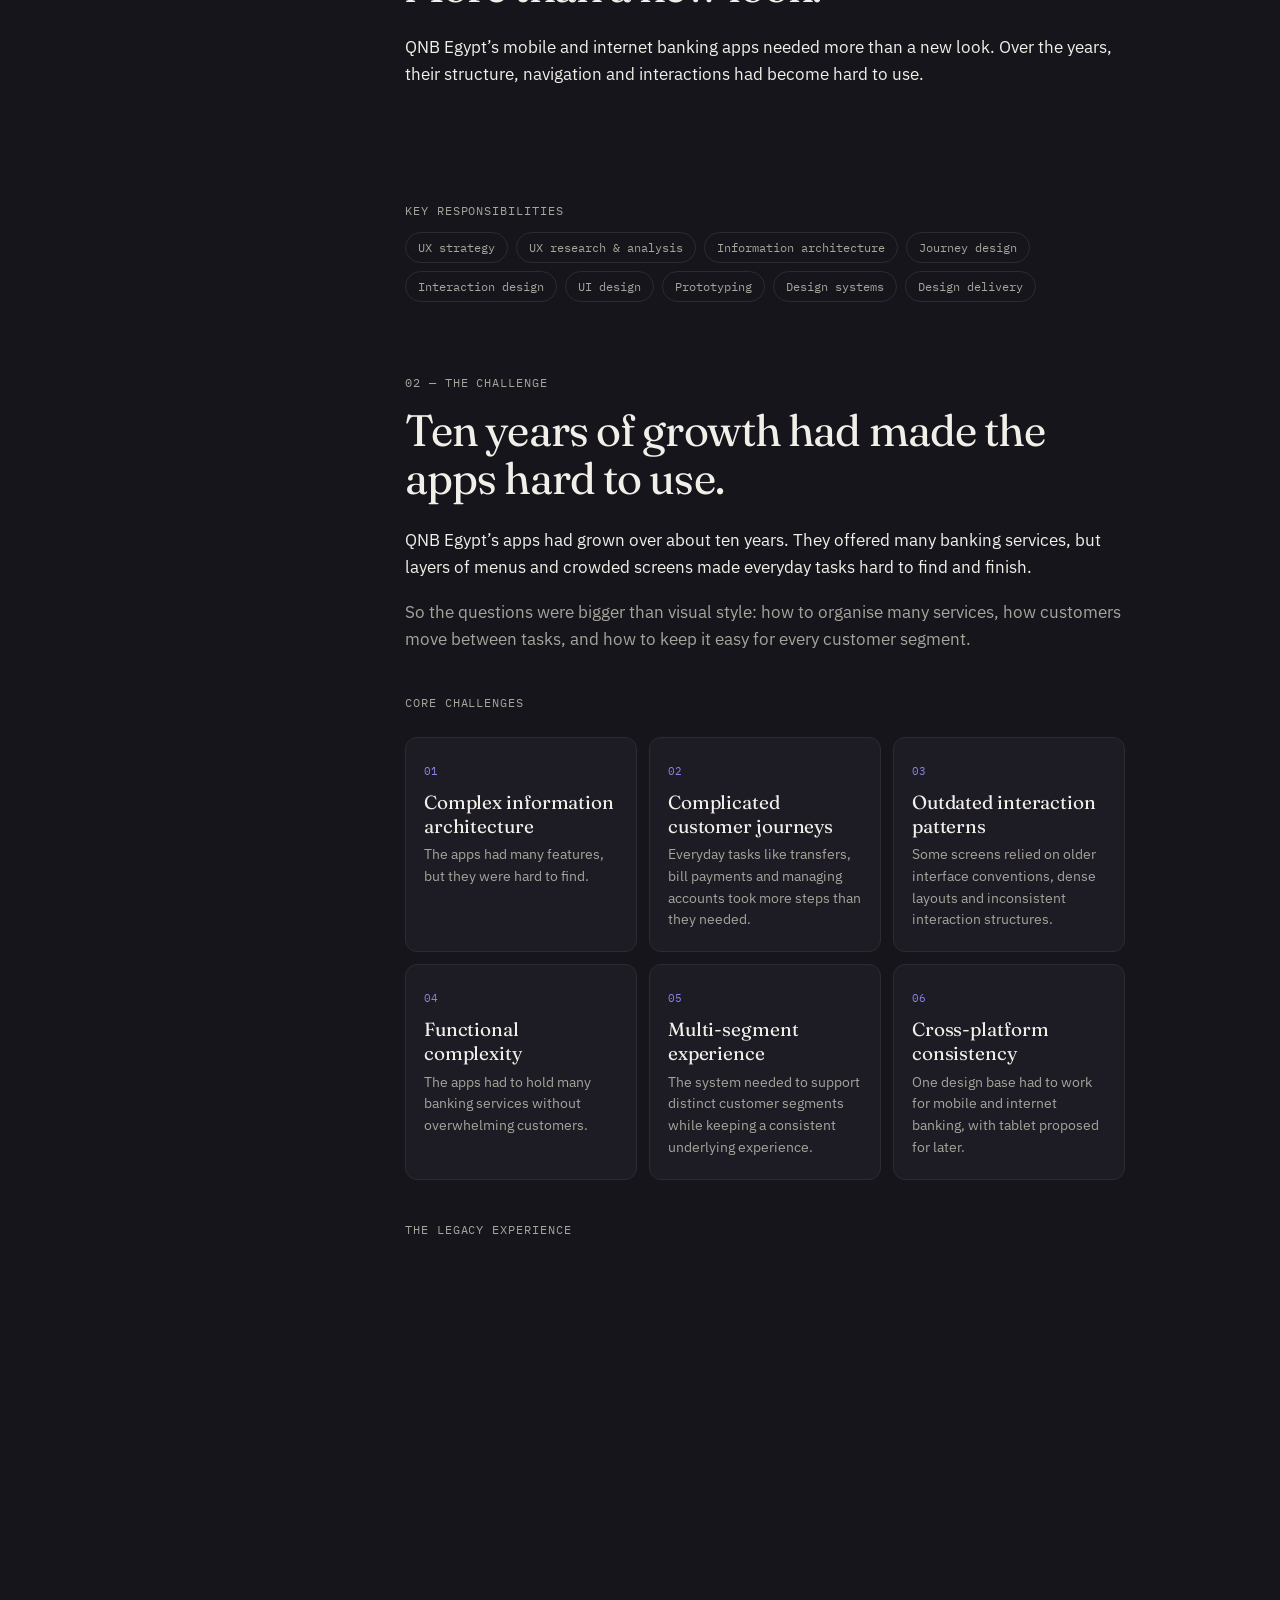
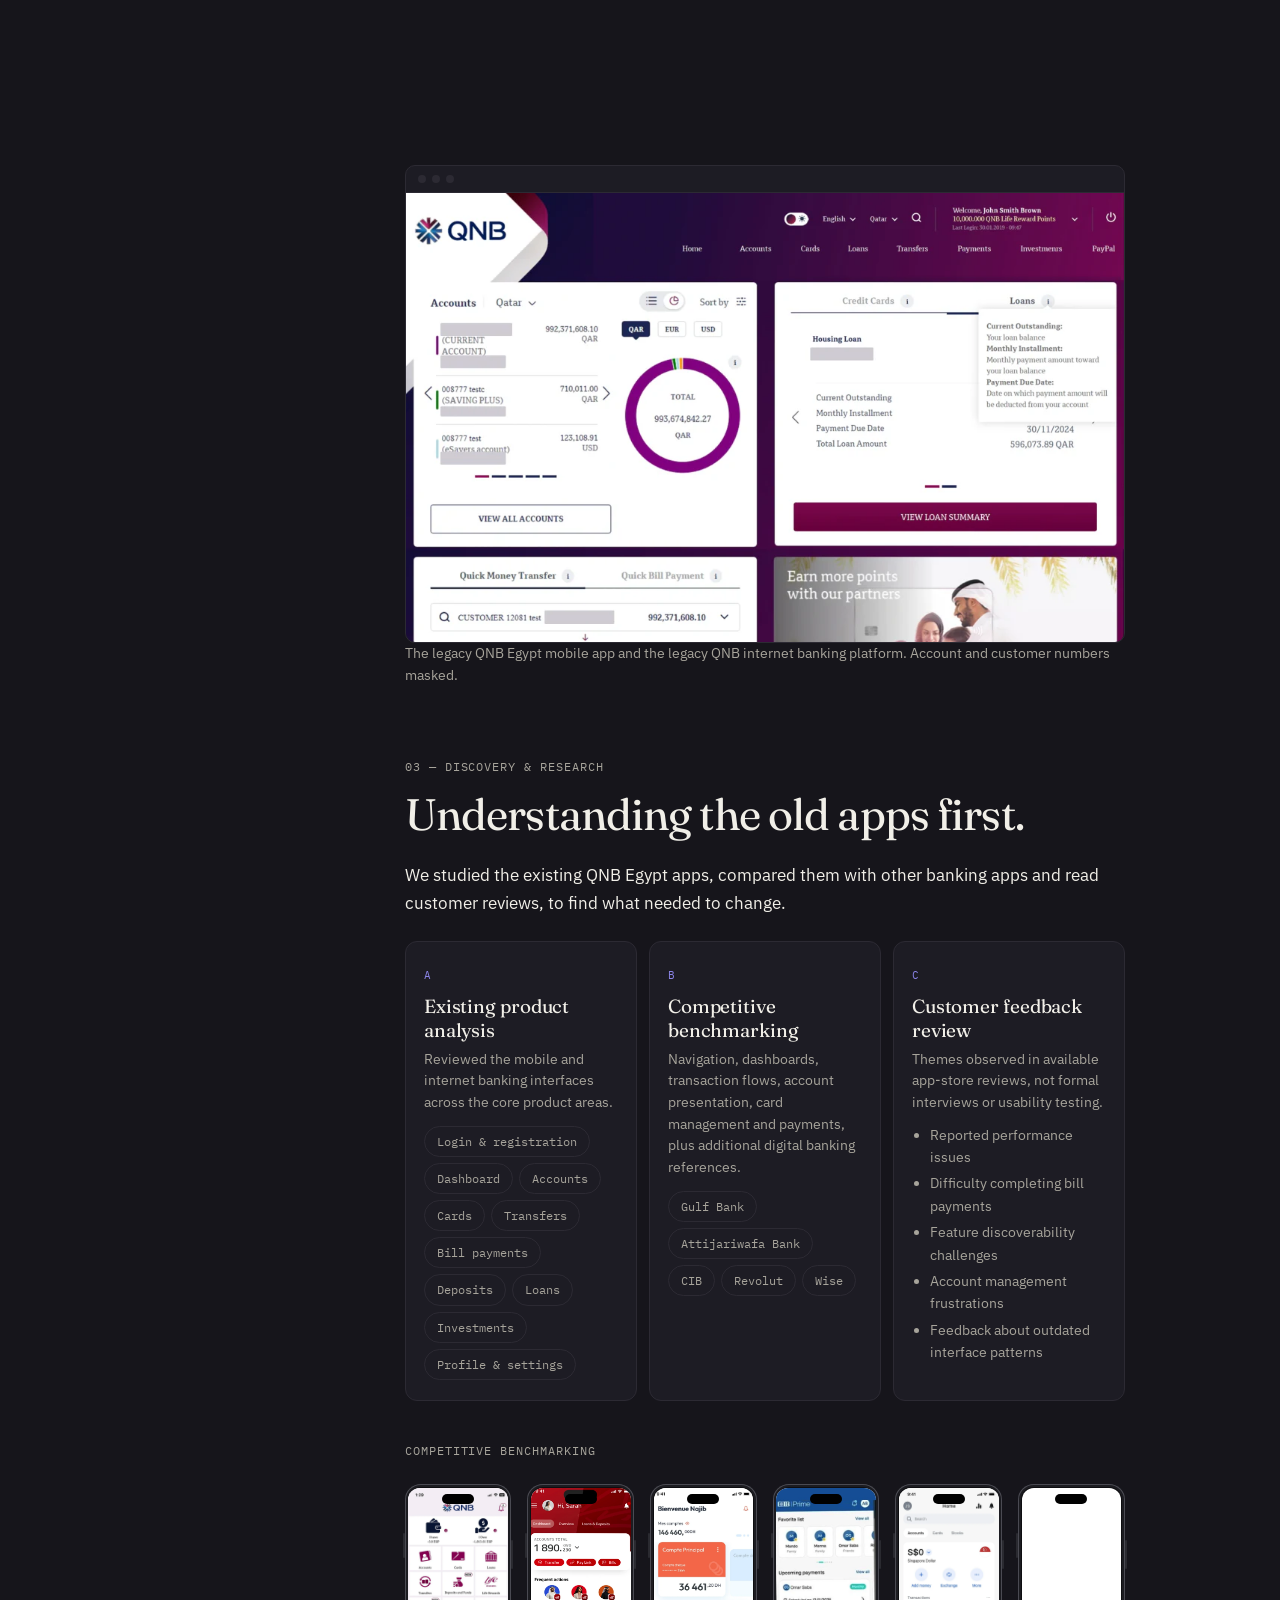
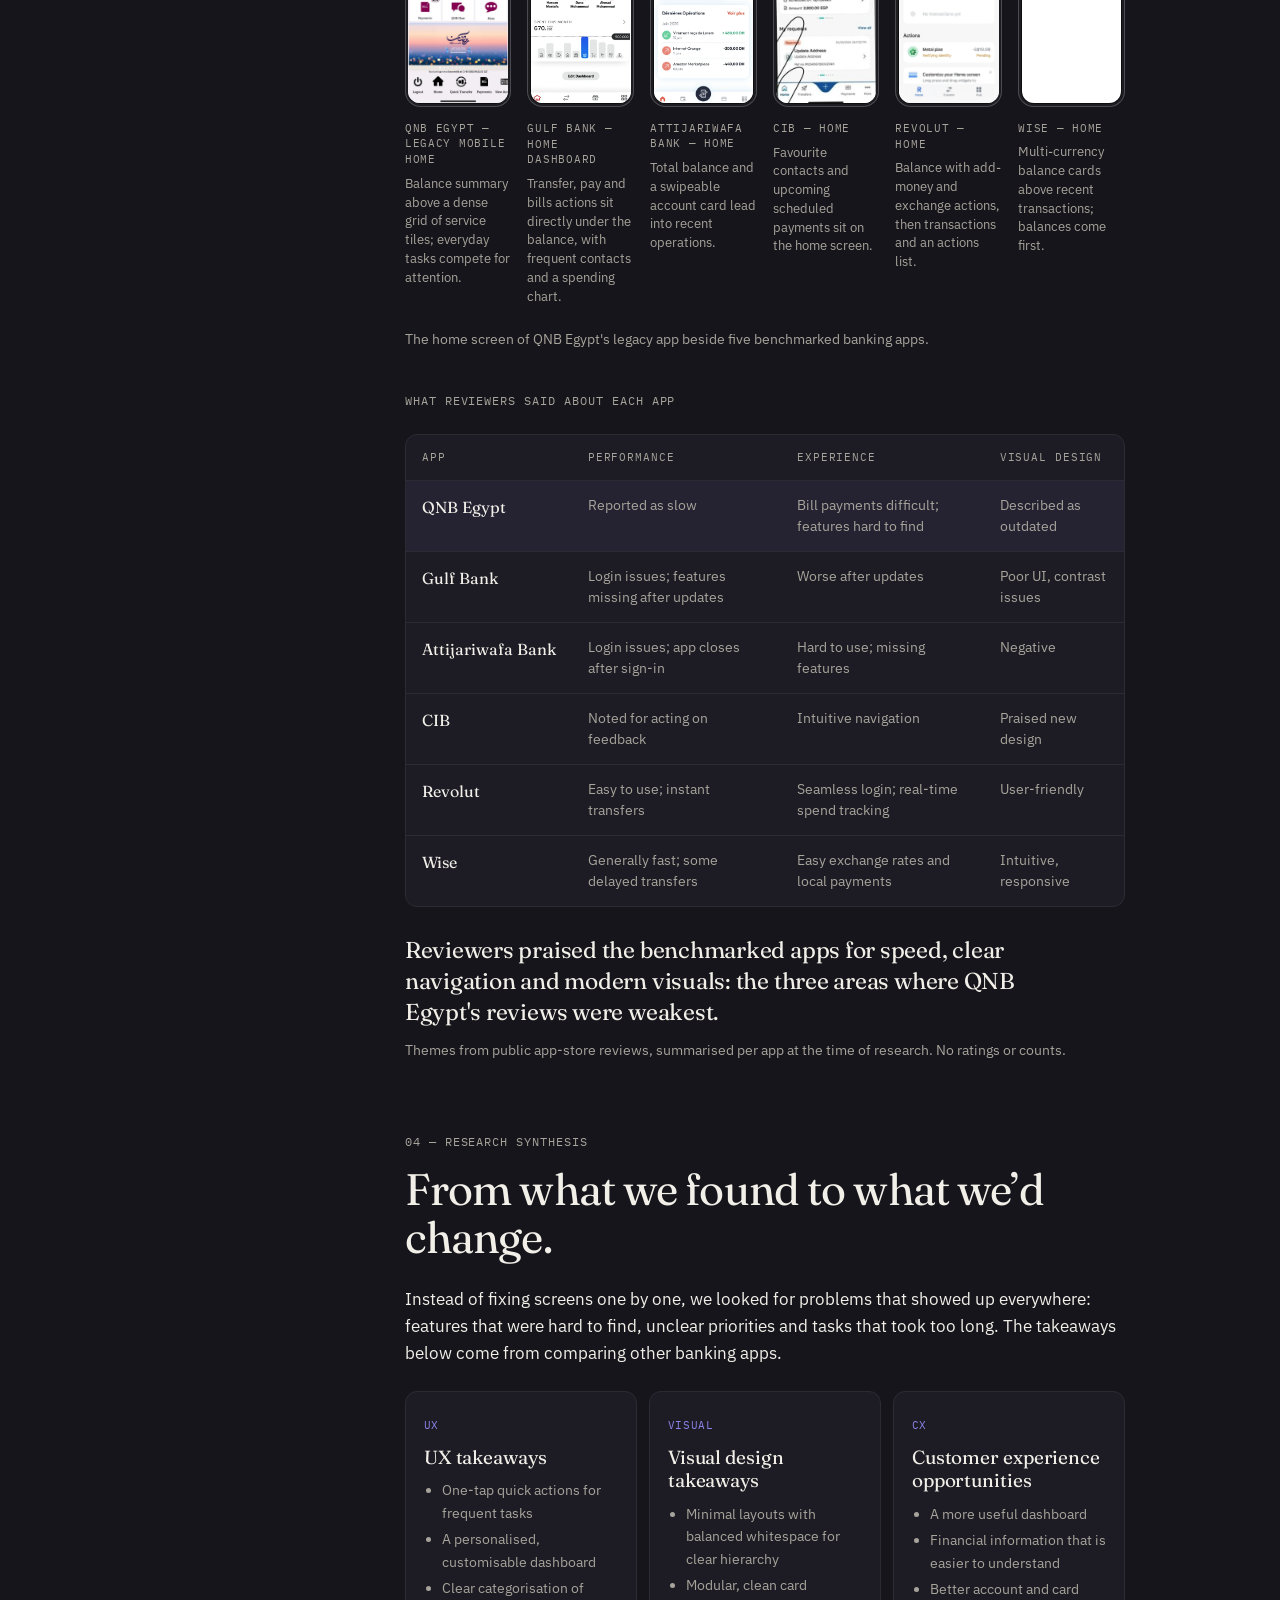
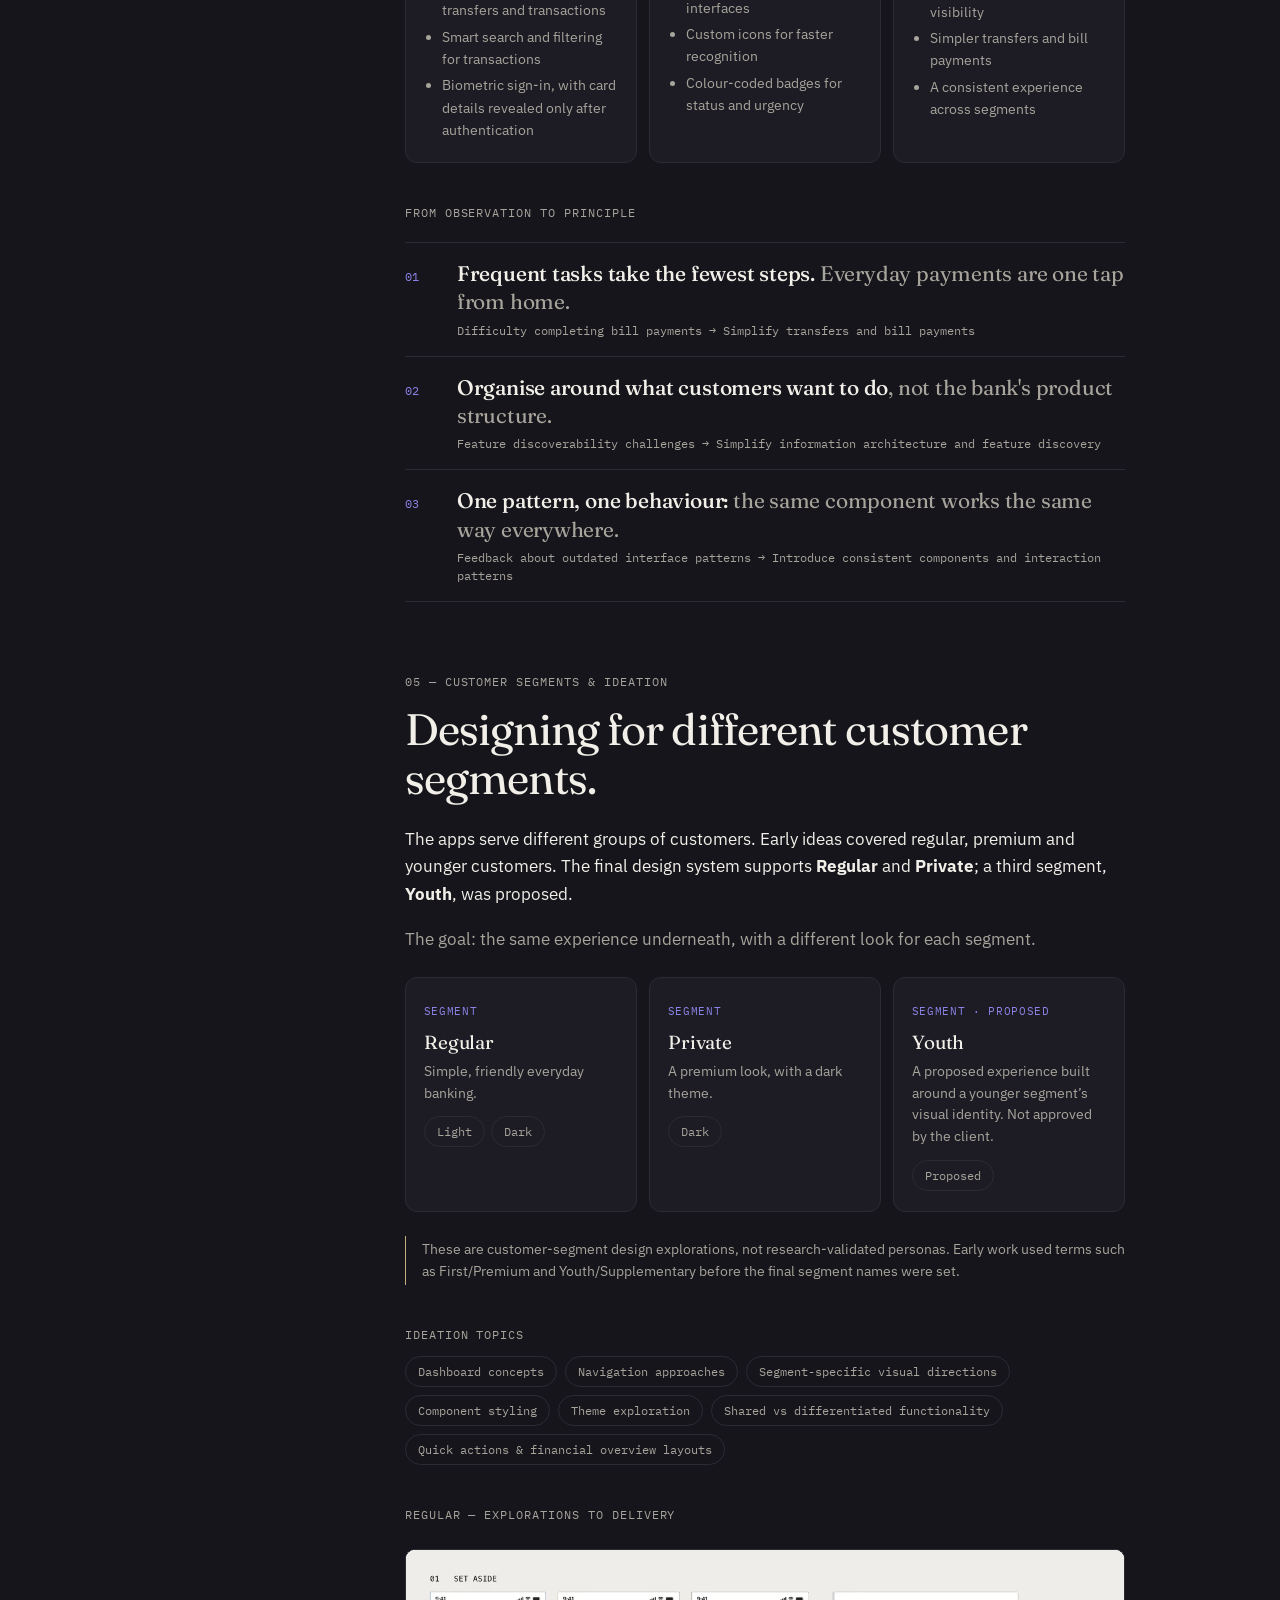
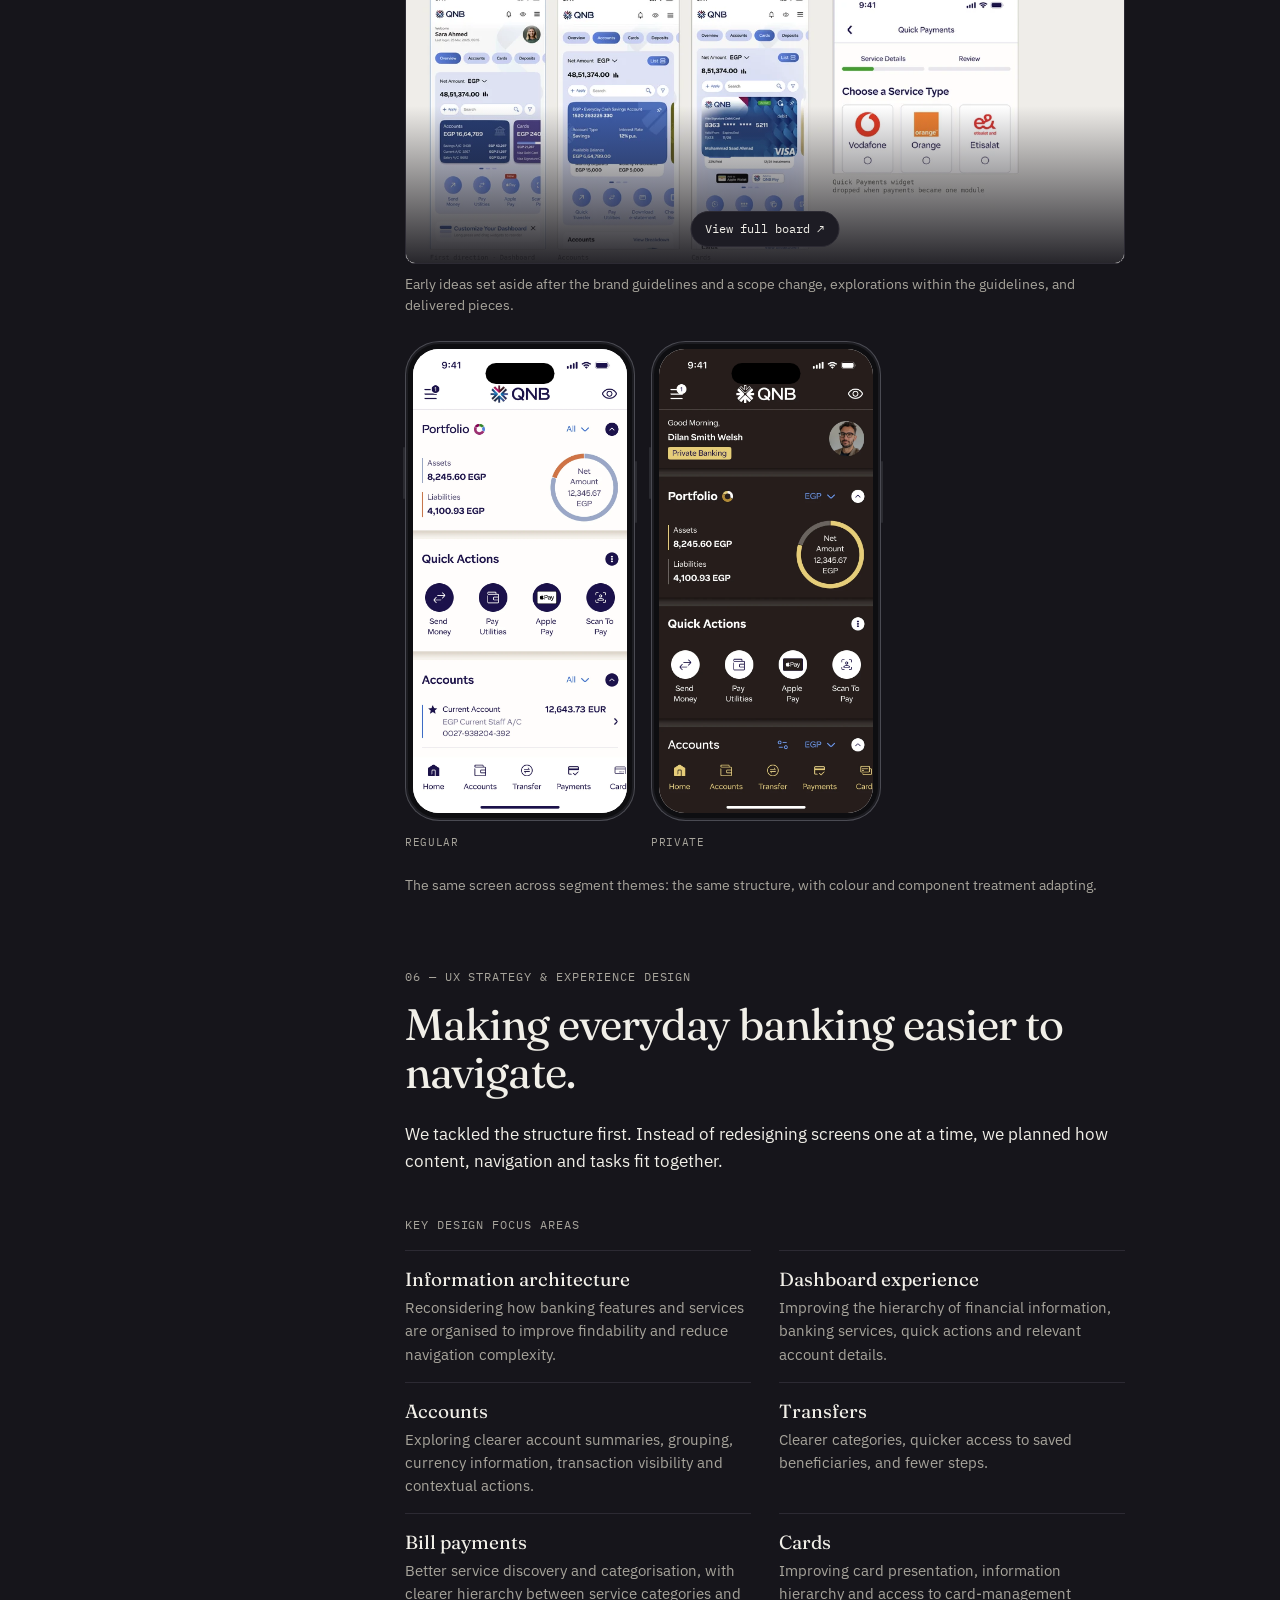
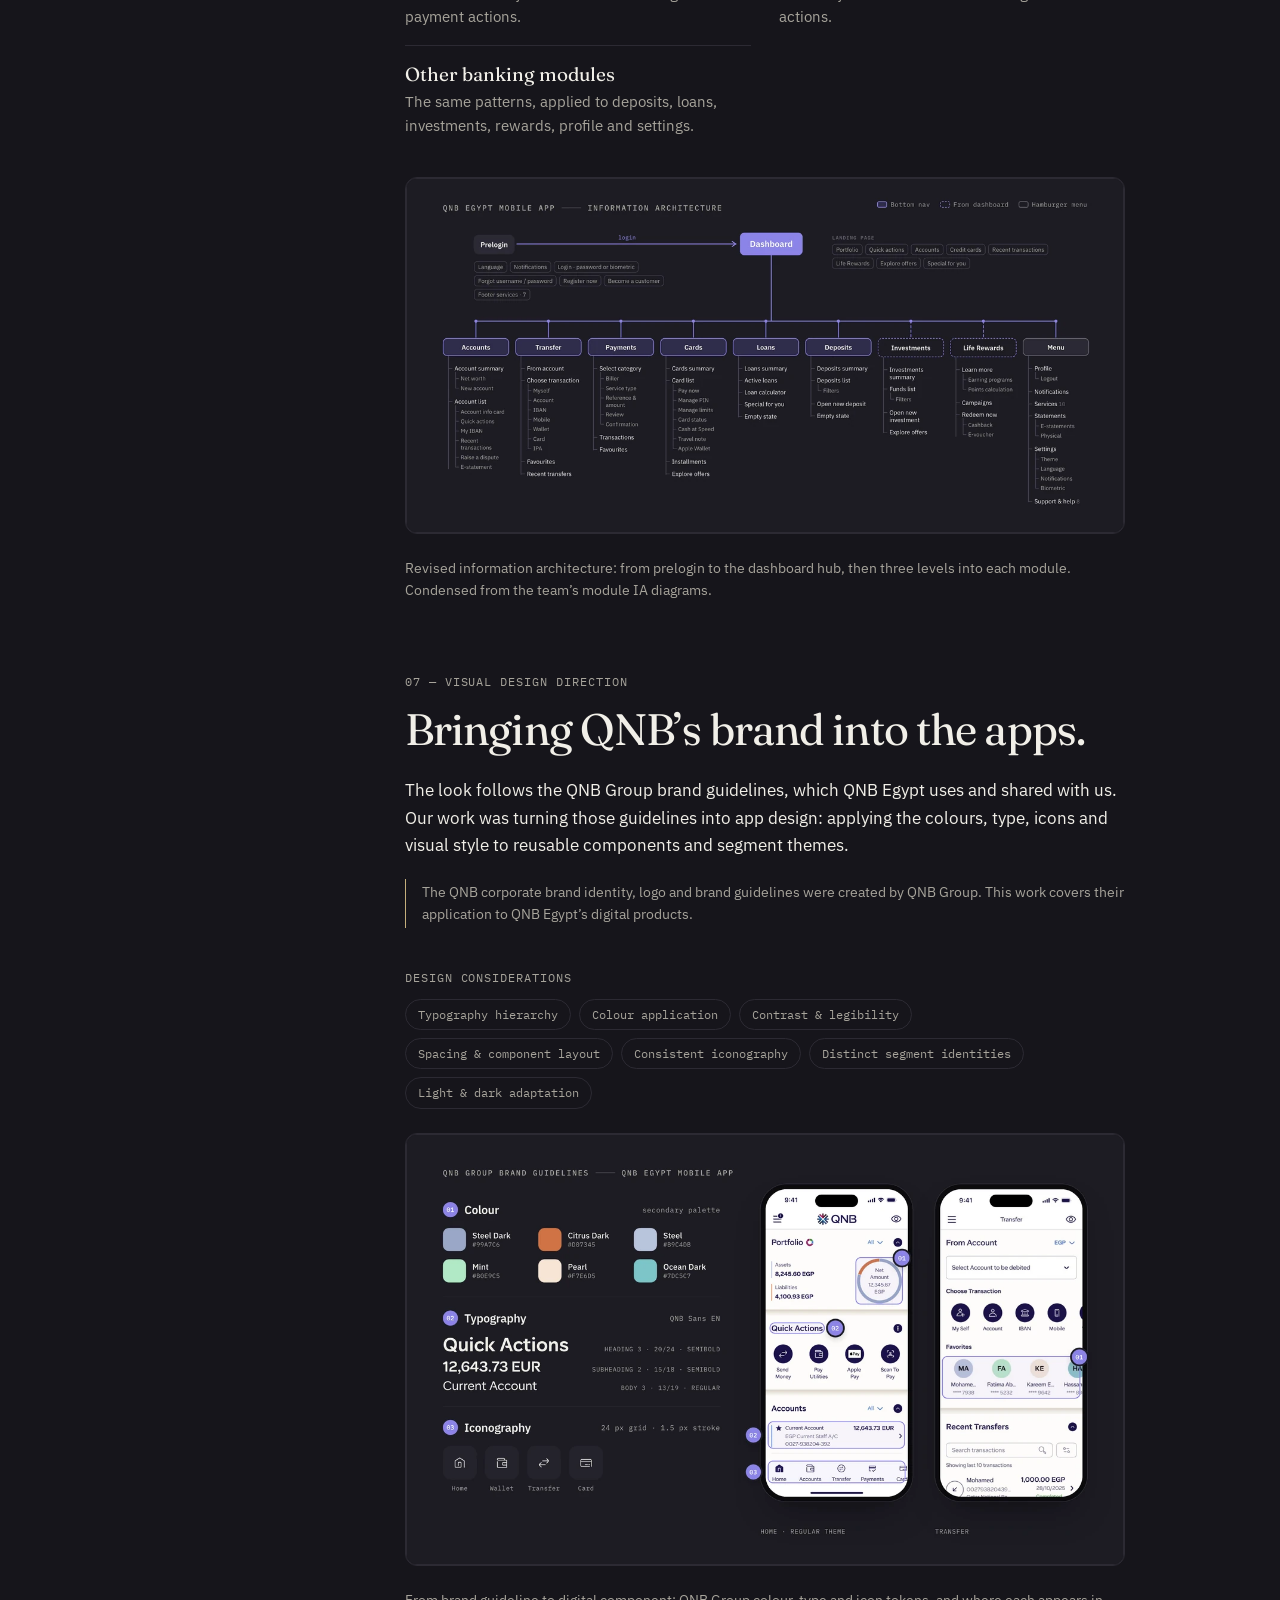
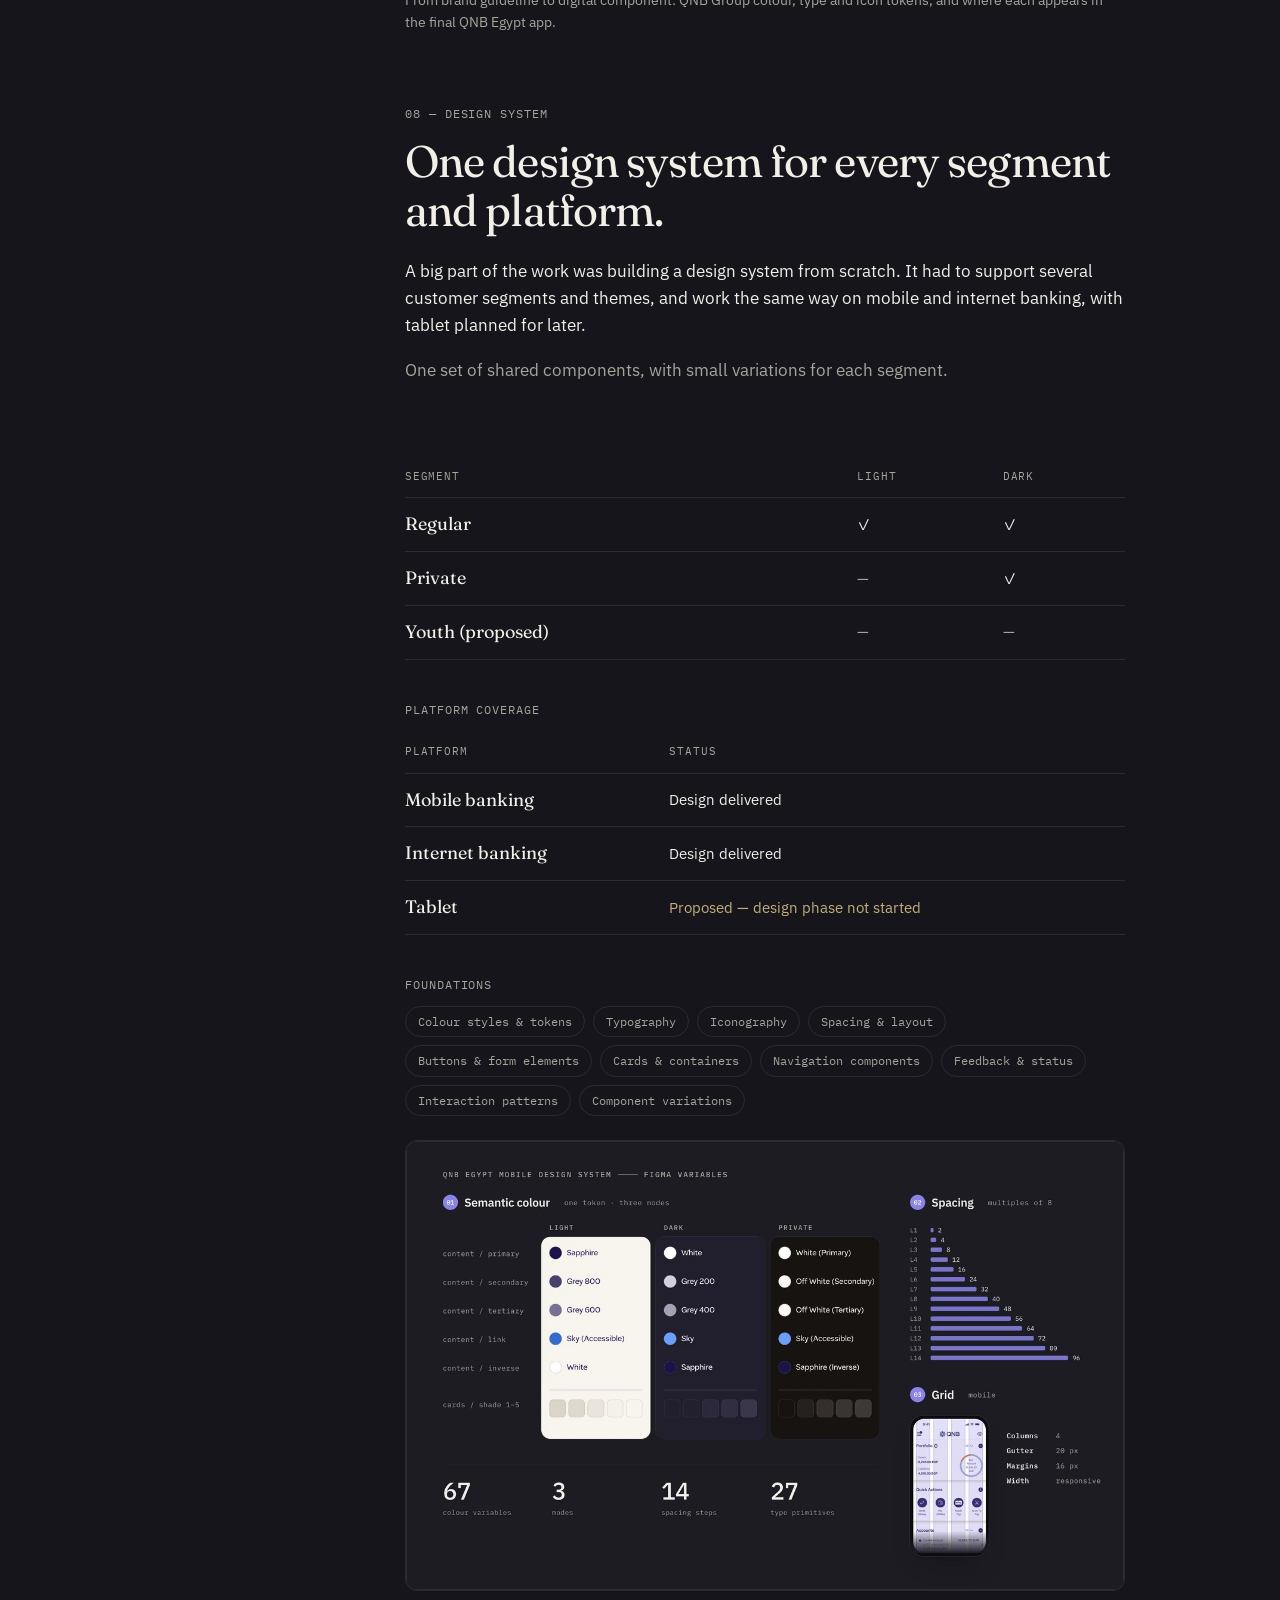
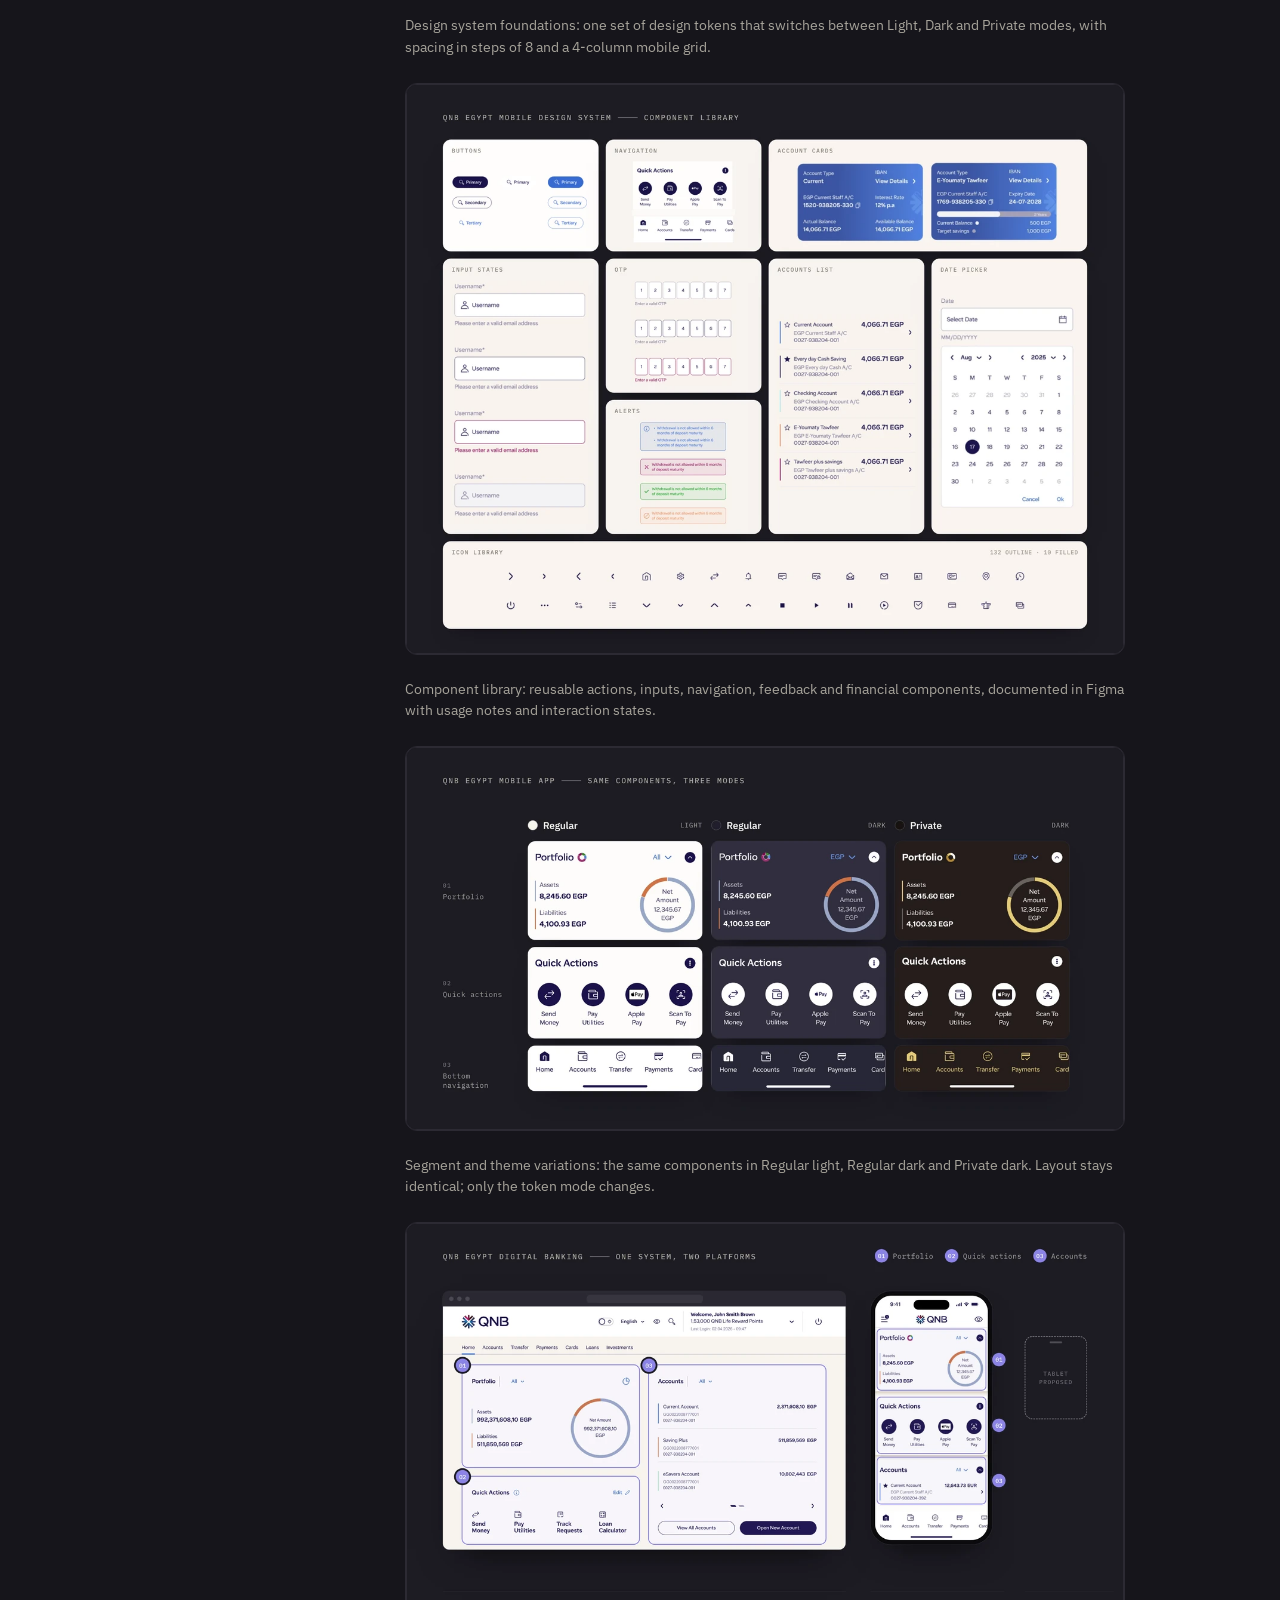
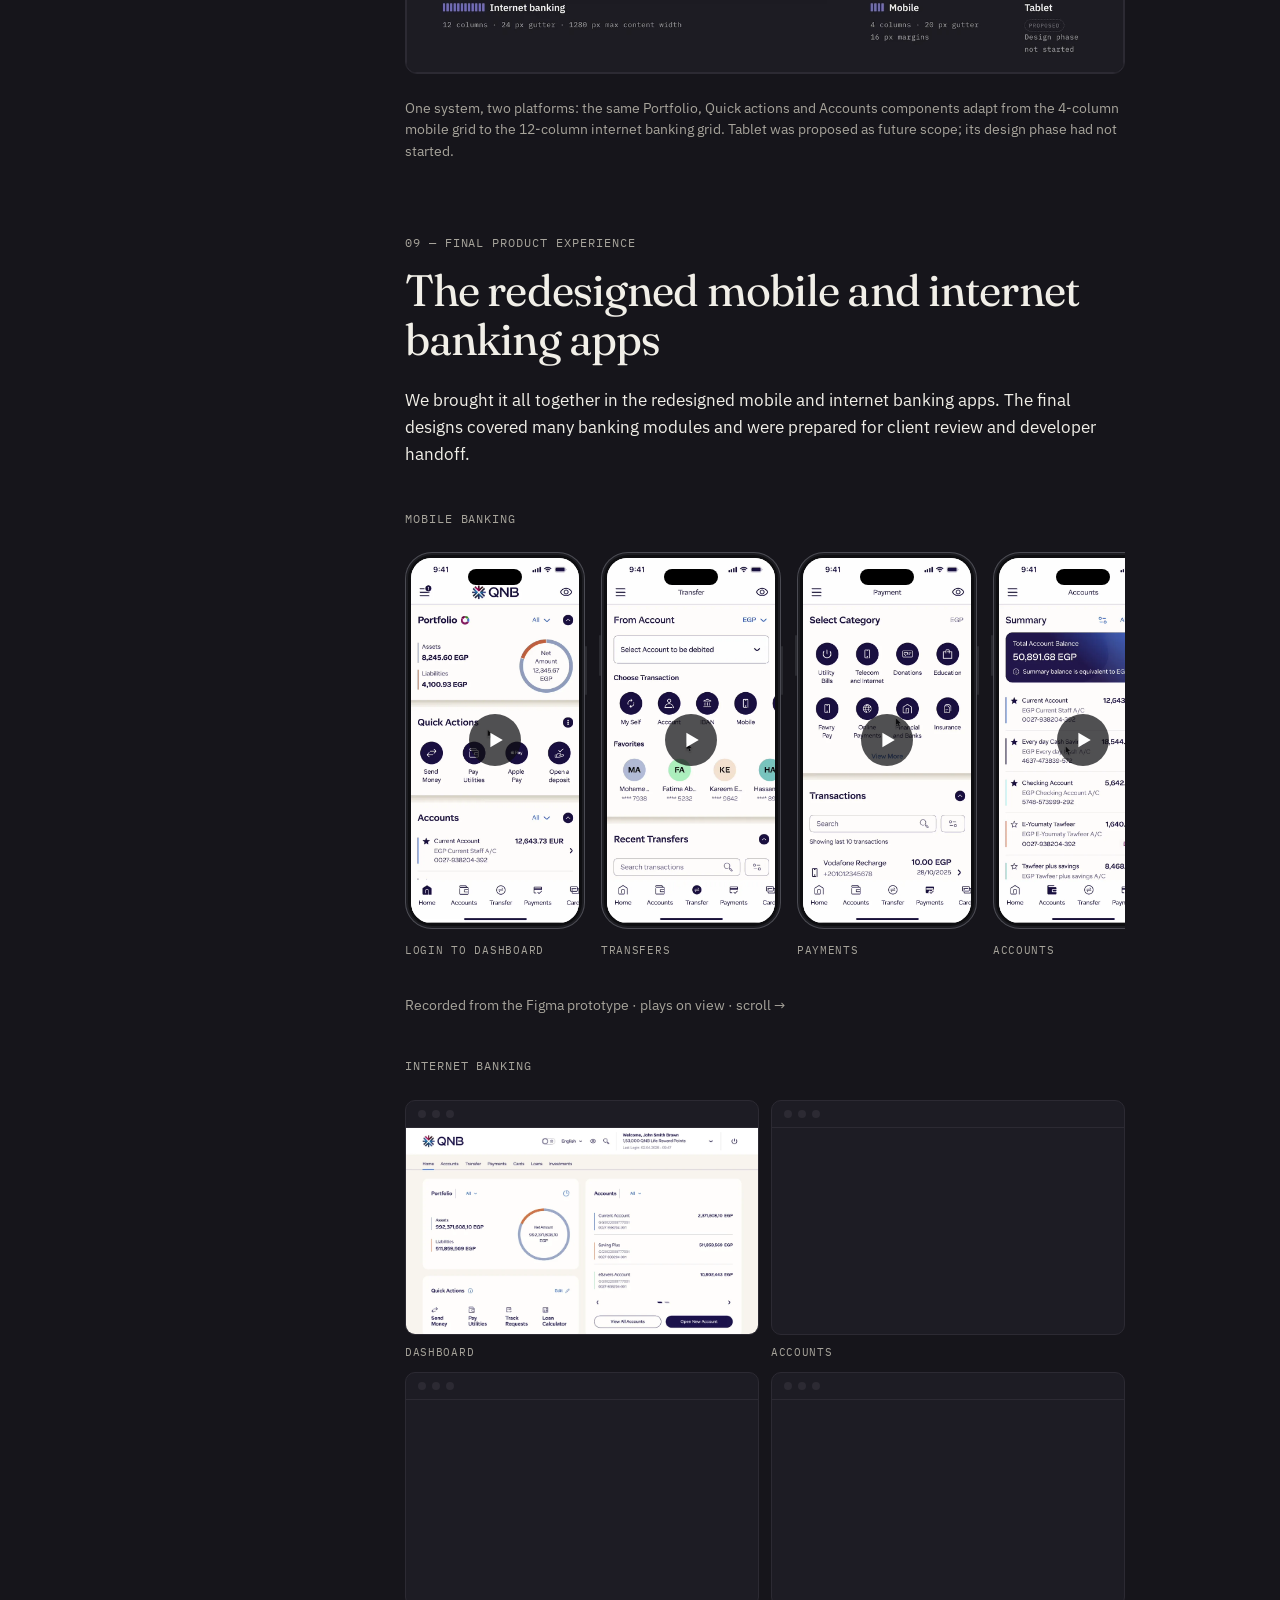
<file: evidence-02.html>
<!DOCTYPE html>
<html lang="en">
<head>
<meta charset="utf-8">
<meta name="viewport" content="width=device-width, initial-scale=1">
<title>QNB Egypt Digital Banking Experience Transformation — Chinnathambi Sundaram</title>
<meta name="description" content="Reimagining a legacy digital banking platform through simplified experiences and a scalable design system — QNB Egypt mobile and internet banking.">
<meta name="robots" content="noindex">
<meta name="theme-color" content="#16151B">
<link rel="icon" href="assets/favicon.svg" type="image/svg+xml">
<script>
  (function(){
    try{ if(localStorage.getItem('theme')==='light') document.documentElement.setAttribute('data-theme','light'); }catch(e){}
    document.documentElement.classList.add('js');
  })();
</script>
<link rel="preconnect" href="https://fonts.googleapis.com">
<link rel="preconnect" href="https://fonts.gstatic.com" crossorigin>
<link rel="stylesheet" href="https://fonts.googleapis.com/css2?family=Fraunces:ital,opsz,wght@0,9..144,300..600;1,9..144,300..600&family=IBM+Plex+Mono:wght@400;500&family=IBM+Plex+Sans:wght@400;500&display=swap">
<link rel="stylesheet" href="assets/base.css?v=202610231848">
<link rel="stylesheet" href="assets/case-study.css?v=202610231848">
</head>
<body class="cs-qnb">
<!--
  Evidence 01 — QNB Egypt Digital Banking Experience Transformation.
  Images: every <div class="ph" data-slot="qnb-NN"> (or .ph-screen inside an iPhone frame) is a placeholder.
  Replace it with a <picture> built by assets/case/build-images.sh, as on variations-discovery.html.
-->
<a class="skip-link" href="#main">Skip to content</a>
<div class="progress" aria-hidden="true"></div>

<header class="site-header">
  <div class="wrap">
    <a class="back-link" href="./"><span aria-hidden="true">←</span> Chinnathambi Sundaram — Portfolio</a>
    <div class="header-right">
      <nav class="site-nav" aria-label="Primary">
        <ul>
          <li class="nav-resume"><a href="assets/Chinnathambi_Sundaram_Resume.pdf" target="_blank" rel="noopener">Resume<span class="sr-only"> (PDF, opens in a new tab)</span></a></li>
          <li><a href="./#contact">Contact</a></li>
        </ul>
      </nav>
      <button class="theme-toggle" type="button" aria-label="Switch to day theme">☀</button>
    </div>
  </div>
</header>

<main id="main">
  <section class="cs-intro">
    <div class="wrap">
      <p class="eyebrow">Evidence / 01 · QNB Egypt Digital Banking Experience Transformation</p>
      <h1 style="view-transition-name:ev02-title">Reimagining QNB Egypt’s digital banking <em>experience.</em></h1>
      <p class="cs-lede" data-reveal>We redesigned QNB Egypt’s mobile and internet banking apps, from how they’re organised to how they look.</p>
      <dl class="meta six" data-reveal>
        <div><dt>Client</dt><dd>QNB Egypt — part of QNB Group</dd></div>
        <div><dt>Role</dt><dd>Design Lead &amp; Senior Product Designer</dd></div>
        <div><dt>Team</dt><dd>Four-member design team</dd></div>
        <div><dt>Duration</dt><dd>Approximately 18 months</dd></div>
        <div><dt>Delivered</dt><dd>Mobile banking · Internet banking</dd></div>
        <div><dt>Future scope</dt><dd>Tablet — proposed, not started</dd></div>
      </dl>
      <div data-reveal style="margin-top:clamp(40px,6vw,72px)"><div class="qnb-cover" data-slot="qnb-01"><picture class="theme-dark"><source type="image/webp" srcset="assets/case/qnb/cover-dark-800.webp?v=202610231848 800w, assets/case/qnb/cover-dark-1200.webp?v=202610231848 1200w, assets/case/qnb/cover-dark-1600.webp?v=202610231848 1600w, assets/case/qnb/cover-dark-2400.webp?v=202610231848 2400w" sizes="(max-width: 1200px) calc(100vw - 32px), 1200px"><img src="assets/case/qnb/cover-dark.jpg?v=202610231848" width="1600" height="900" alt="Redesigned QNB Egypt internet banking dashboard in a browser window, beside the mobile banking home screen in the Regular light theme and the Private Banking dark theme" fetchpriority="high" decoding="async"></picture><picture class="theme-light"><source type="image/webp" srcset="assets/case/qnb/cover-light-800.webp?v=202610231848 800w, assets/case/qnb/cover-light-1200.webp?v=202610231848 1200w, assets/case/qnb/cover-light-1600.webp?v=202610231848 1600w, assets/case/qnb/cover-light-2400.webp?v=202610231848 2400w" sizes="(max-width: 1200px) calc(100vw - 32px), 1200px"><img src="assets/case/qnb/cover-light.jpg?v=202610231848" width="1600" height="900" alt="Redesigned QNB Egypt internet banking dashboard in a browser window, beside the mobile banking home screen in the Regular light theme and the Private Banking dark theme" loading="lazy" decoding="async"></picture></div></div>
    </div>
  </section>

  <div class="wrap">
    <div class="cs-grid">
      <nav class="toc" aria-label="Case study sections">
        <ol>
          <li><a href="#overview">01 Project Overview</a></li>
          <li><a href="#challenge">02 The Challenge</a></li>
          <li><a href="#discovery">03 Discovery &amp; Research</a></li>
          <li><a href="#synthesis">04 Research Synthesis</a></li>
          <li><a href="#segments">05 Segments &amp; Ideation</a></li>
          <li><a href="#ux">06 UX Strategy</a></li>
          <li><a href="#visual">07 Visual Direction</a></li>
          <li><a href="#system">08 Design System</a></li>
          <li><a href="#final">09 Final Experience</a></li>
          <li><a href="#leadership">10 Leadership &amp; Delivery</a></li>
          <li><a href="#outcome">11 Outcome &amp; Reflection</a></li>
        </ol>
      </nav>

      <div class="cs-body">
        <section class="cs-sec" id="overview" aria-labelledby="h-overview">
          <span class="kicker" data-reveal>01 — Project Overview</span>
          <h2 id="h-overview" data-reveal>More than a new look.</h2>

          <p data-reveal>QNB Egypt’s mobile and internet banking apps needed more than a new look. Over the years, their structure, navigation and interactions had become hard to use.</p>
          <p data-reveal>Our job was to rethink how customers find and use their banking services, make everyday tasks simpler, and build one consistent experience for every customer segment.</p>
          <span class="sub" data-reveal>Key responsibilities</span>
          <div class="scale-tags" data-reveal><span class="tag">UX strategy</span><span class="tag">UX research &amp; analysis</span><span class="tag">Information architecture</span><span class="tag">Journey design</span><span class="tag">Interaction design</span><span class="tag">UI design</span><span class="tag">Prototyping</span><span class="tag">Design systems</span><span class="tag">Design delivery</span></div>
        </section>
        <section class="cs-sec" id="challenge" aria-labelledby="h-challenge">
          <span class="kicker" data-reveal>02 — The Challenge</span>
          <h2 id="h-challenge" data-reveal>Ten years of growth had made the apps hard to use.</h2>

          <p data-reveal>QNB Egypt’s apps had grown over about ten years. They offered many banking services, but layers of menus and crowded screens made everyday tasks hard to find and finish.</p>
          <p class="soft" data-reveal>So the questions were bigger than visual style: how to organise many services, how customers move between tasks, and how to keep it easy for every customer segment.</p>
          <span class="sub" data-reveal>Core challenges</span>
          <div class="cards" data-reveal><div class="card"><span class="n">01</span><h3>Complex information architecture</h3><p>The apps had many features, but they were hard to find.</p></div><div class="card"><span class="n">02</span><h3>Complicated customer journeys</h3><p>Everyday tasks like transfers, bill payments and managing accounts took more steps than they needed.</p></div><div class="card"><span class="n">03</span><h3>Outdated interaction patterns</h3><p>Some screens relied on older interface conventions, dense layouts and inconsistent interaction structures.</p></div><div class="card"><span class="n">04</span><h3>Functional complexity</h3><p>The apps had to hold many banking services without overwhelming customers.</p></div><div class="card"><span class="n">05</span><h3>Multi-segment experience</h3><p>The system needed to support distinct customer segments while keeping a consistent underlying experience.</p></div><div class="card"><span class="n">06</span><h3>Cross-platform consistency</h3><p>One design base had to work for mobile and internet banking, with tablet proposed for later.</p></div></div>
          <span class="sub" data-reveal>The legacy experience</span>
          <div class="screens uniform" data-reveal style="--cols:3">
            <figure class="device"><div class="iphone"><span class="island" aria-hidden="true"></span><picture data-slot="qnb-02-legacy-mobile-dashboard"><source type="image/webp" srcset="assets/case/qnb/legacy-mobile-dashboard.webp"><img src="assets/case/qnb/legacy-mobile-dashboard.jpg" width="484" height="1028" alt="Legacy QNB Egypt mobile app home: a balance summary above a grid of large service tiles, a promotional banner and a bottom shortcut bar" loading="lazy" decoding="async"></picture></div></figure>
            <figure class="device"><div class="iphone"><span class="island" aria-hidden="true"></span><picture data-slot="qnb-02-legacy-account-screen"><source type="image/webp" srcset="assets/case/qnb/legacy-account.webp"><img src="assets/case/qnb/legacy-account.jpg" width="390" height="846" alt="Legacy QNB Egypt account summary: a dense table of branch, account and balance with truncated account names; identifiers masked" loading="lazy" decoding="async"></picture></div></figure>
            <figure class="device"><div class="iphone"><span class="island" aria-hidden="true"></span><picture data-slot="qnb-02-legacy-transfer-payment"><source type="image/webp" srcset="assets/case/qnb/legacy-transfer.webp"><img src="assets/case/qnb/legacy-transfer.jpg" width="426" height="930" alt="Legacy QNB Egypt transfer screen: three tab rows, a bare form and a long block of fee and limit notes above the submit button" loading="lazy" decoding="async"></picture></div></figure>
          </div>
          <div data-reveal><figure><div class="browser"><div class="browser-bar" aria-hidden="true"><i></i><i></i><i></i></div><picture data-slot="qnb-02"><source type="image/webp" srcset="assets/case/qnb/legacy-ib-960.webp 960w, assets/case/qnb/legacy-ib-1280.webp 1280w, assets/case/qnb/legacy-ib-1600.webp 1600w, assets/case/qnb/legacy-ib-2000.webp 2000w" sizes="(max-width: 1000px) calc(100vw - 32px), 760px"><img src="assets/case/qnb/legacy-ib.jpg" width="2000" height="1250" alt="Legacy QNB internet banking dashboard: accounts carousel with a donut chart, loans panel with an open tooltip, quick money transfer and a partner promotion; account numbers masked" loading="lazy" decoding="async" style="display:block;width:100%;height:auto"></picture></div></figure></div>
          <p class="grid-caption" data-reveal>The legacy QNB Egypt mobile app and the legacy QNB internet banking platform. Account and customer numbers masked.</p>
        </section>
        <section class="cs-sec" id="discovery" aria-labelledby="h-discovery">
          <span class="kicker" data-reveal>03 — Discovery &amp; Research</span>
          <h2 id="h-discovery" data-reveal>Understanding the old apps first.</h2>

          <p data-reveal>We studied the existing QNB Egypt apps, compared them with other banking apps and read customer reviews, to find what needed to change.</p>
          <div class="cards" data-reveal style="--cols:3">
            <div class="card"><span class="n">A</span><h3>Existing product analysis</h3><p>Reviewed the mobile and internet banking interfaces across the core product areas.</p><div class="tags"><span class="tag">Login &amp; registration</span><span class="tag">Dashboard</span><span class="tag">Accounts</span><span class="tag">Cards</span><span class="tag">Transfers</span><span class="tag">Bill payments</span><span class="tag">Deposits</span><span class="tag">Loans</span><span class="tag">Investments</span><span class="tag">Profile &amp; settings</span></div></div>
            <div class="card"><span class="n">B</span><h3>Competitive benchmarking</h3><p>Navigation, dashboards, transaction flows, account presentation, card management and payments, plus additional digital banking references.</p><div class="tags"><span class="tag">Gulf Bank</span><span class="tag">Attijariwafa Bank</span><span class="tag">CIB</span><span class="tag">Revolut</span><span class="tag">Wise</span></div></div>
            <div class="card"><span class="n">C</span><h3>Customer feedback review</h3><p>Themes observed in available app-store reviews, not formal interviews or usability testing.</p><ul><li>Reported performance issues</li><li>Difficulty completing bill payments</li><li>Feature discoverability challenges</li><li>Account management frustrations</li><li>Feedback about outdated interface patterns</li></ul></div>
          </div>
          <span class="sub" data-reveal>Competitive benchmarking</span>
          <div class="screens uniform" data-reveal style="--cols:6">
            <figure class="device"><div class="iphone"><span class="island" aria-hidden="true"></span><picture data-slot="qnb-03"><source type="image/webp" srcset="assets/case/qnb/legacy-mobile-dashboard.webp"><img src="assets/case/qnb/legacy-mobile-dashboard.jpg" width="484" height="1028" alt="Legacy QNB Egypt mobile app home: balance summary above a grid of service tiles, a promotional banner and a bottom shortcut bar" loading="lazy" decoding="async"></picture></div><figcaption>QNB Egypt — legacy mobile home<span class="annot">Balance summary above a dense grid of service tiles; everyday tasks compete for attention.</span></figcaption></figure>
            <figure class="device"><div class="iphone"><span class="island" aria-hidden="true"></span><picture data-slot="qnb-03"><source type="image/webp" srcset="assets/case/qnb/bench-gulf-bank.webp"><img src="assets/case/qnb/bench-gulf-bank.jpg" width="390" height="884" alt="Gulf Bank mobile app dashboard: accounts total with transfer, pay link and bills actions, frequent contacts and a monthly spending chart" loading="lazy" decoding="async"></picture></div><figcaption>Gulf Bank — home dashboard<span class="annot">Transfer, pay and bills actions sit directly under the balance, with frequent contacts and a spending chart.</span></figcaption></figure>
            <figure class="device"><div class="iphone"><span class="island" aria-hidden="true"></span><picture data-slot="qnb-03"><source type="image/webp" srcset="assets/case/qnb/bench-attijariwafa.webp?v=202610231848"><img src="assets/case/qnb/bench-attijariwafa.jpg?v=202610231848" width="617" height="1376" alt="Attijari Mobile home in French: a welcome greeting, total balance, a swipeable main account card and a list of recent operations" loading="lazy" decoding="async"></picture></div><figcaption>Attijariwafa Bank — home<span class="annot">Total balance and a swipeable account card lead into recent operations.</span></figcaption></figure>
            <figure class="device"><div class="iphone"><span class="island" aria-hidden="true"></span><picture data-slot="qnb-03"><source type="image/webp" srcset="assets/case/qnb/bench-cib.webp"><img src="assets/case/qnb/bench-cib.jpg" width="250" height="547" alt="CIB Prime mobile app home: favourite contacts, upcoming scheduled payments and a list of service requests" loading="lazy" decoding="async"></picture></div><figcaption>CIB — home<span class="annot">Favourite contacts and upcoming scheduled payments sit on the home screen.</span></figcaption></figure>
            <figure class="device"><div class="iphone"><span class="island" aria-hidden="true"></span><picture data-slot="qnb-03"><source type="image/webp" srcset="assets/case/qnb/bench-revolut.webp"><img src="assets/case/qnb/bench-revolut.jpg" width="404" height="896" alt="Revolut mobile app home: account balance with add money and exchange actions, a transactions panel and an actions list" loading="lazy" decoding="async"></picture></div><figcaption>Revolut — home<span class="annot">Balance with add-money and exchange actions, then transactions and an actions list.</span></figcaption></figure>
            <figure class="device"><div class="iphone"><span class="island" aria-hidden="true"></span><picture data-slot="qnb-03"><source type="image/webp" srcset="assets/case/qnb/bench-wise.webp"><img src="assets/case/qnb/bench-wise.jpg" width="404" height="898" alt="Wise mobile app home: multi-currency balance cards above a recent transactions list" loading="lazy" decoding="async"></picture></div><figcaption>Wise — home<span class="annot">Multi-currency balance cards above recent transactions; balances come first.</span></figcaption></figure>
          </div>
          <p class="grid-caption" data-reveal>The home screen of QNB Egypt's legacy app beside five benchmarked banking apps.</p>
          <span class="sub" data-reveal>What reviewers said about each app</span>
          <div class="reviews-wrap" data-reveal data-slot="qnb-04" tabindex="0" role="region" aria-label="App-store review themes by app"><table class="reviews"><thead><tr><th scope="col">App</th><th scope="col">Performance</th><th scope="col">Experience</th><th scope="col">Visual design</th></tr></thead><tbody><tr class="is-client"><th scope="row">QNB Egypt</th><td>Reported as slow</td><td>Bill payments difficult; features hard to find</td><td>Described as outdated</td></tr><tr><th scope="row">Gulf Bank</th><td>Login issues; features missing after updates</td><td>Worse after updates</td><td>Poor UI, contrast issues</td></tr><tr><th scope="row">Attijariwafa Bank</th><td>Login issues; app closes after sign-in</td><td>Hard to use; missing features</td><td>Negative</td></tr><tr><th scope="row">CIB</th><td>Noted for acting on feedback</td><td>Intuitive navigation</td><td>Praised new design</td></tr><tr><th scope="row">Revolut</th><td>Easy to use; instant transfers</td><td>Seamless login; real-time spend tracking</td><td>User-friendly</td></tr><tr><th scope="row">Wise</th><td>Generally fast; some delayed transfers</td><td>Easy exchange rates and local payments</td><td>Intuitive, responsive</td></tr></tbody></table></div>
          <p class="reviews-insight" data-reveal>Reviewers praised the benchmarked apps for speed, clear navigation and modern visuals: the three areas where QNB Egypt's reviews were weakest.</p>
          <p class="grid-caption" data-reveal style="margin-top:12px">Themes from public app-store reviews, summarised per app at the time of research. No ratings or counts.</p>
        </section>
        <section class="cs-sec" id="synthesis" aria-labelledby="h-synthesis">
          <span class="kicker" data-reveal>04 — Research Synthesis</span>
          <h2 id="h-synthesis" data-reveal>From what we found to what we’d change.</h2>

          <p data-reveal>Instead of fixing screens one by one, we looked for problems that showed up everywhere: features that were hard to find, unclear priorities and tasks that took too long. The takeaways below come from comparing other banking apps.</p>
          <div class="cards" data-reveal style="--cols:3">
            <div class="card"><span class="n">UX</span><h3>UX takeaways</h3><ul><li>One-tap quick actions for frequent tasks</li><li>A personalised, customisable dashboard</li><li>Clear categorisation of transfers and transactions</li><li>Smart search and filtering for transactions</li><li>Biometric sign-in, with card details revealed only after authentication</li></ul></div>
            <div class="card"><span class="n">VISUAL</span><h3>Visual design takeaways</h3><ul><li>Minimal layouts with balanced whitespace for clear hierarchy</li><li>Modular, clean card interfaces</li><li>Custom icons for faster recognition</li><li>Colour-coded badges for status and urgency</li></ul></div>
            <div class="card"><span class="n">CX</span><h3>Customer experience opportunities</h3><ul><li>A more useful dashboard</li><li>Financial information that is easier to understand</li><li>Better account and card visibility</li><li>Simpler transfers and bill payments</li><li>A consistent experience across segments</li></ul></div>
          </div>
          <span class="sub" data-reveal>From observation to principle</span>
          <ol class="principles" data-reveal><li><span class="n">01</span><div><p class="p"><strong>Frequent tasks take the fewest steps.</strong> Everyday payments are one tap from home.</p><p class="from">Difficulty completing bill payments → Simplify transfers and bill payments</p></div></li><li><span class="n">02</span><div><p class="p"><strong>Organise around what customers want to do</strong>, not the bank's product structure.</p><p class="from">Feature discoverability challenges → Simplify information architecture and feature discovery</p></div></li><li><span class="n">03</span><div><p class="p"><strong>One pattern, one behaviour:</strong> the same component works the same way everywhere.</p><p class="from">Feedback about outdated interface patterns → Introduce consistent components and interaction patterns</p></div></li></ol>
        </section>
        <section class="cs-sec" id="segments" aria-labelledby="h-segments">
          <span class="kicker" data-reveal>05 — Customer Segments &amp; Ideation</span>
          <h2 id="h-segments" data-reveal>Designing for different customer segments.</h2>

          <p data-reveal>The apps serve different groups of customers. Early ideas covered regular, premium and younger customers. The final design system supports <strong>Regular</strong> and <strong>Private</strong>; a third segment, <strong>Youth</strong>, was proposed.</p>
          <p class="soft" data-reveal>The goal: the same experience underneath, with a different look for each segment.</p>
          <div class="cards" data-reveal><div class="card"><span class="n">SEGMENT</span><h3>Regular</h3><p>Simple, friendly everyday banking.</p><div class="tags"><span class="tag">Light</span><span class="tag">Dark</span></div></div><div class="card"><span class="n">SEGMENT</span><h3>Private</h3><p>A premium look, with a dark theme.</p><div class="tags"><span class="tag">Dark</span></div></div><div class="card"><span class="n">SEGMENT · PROPOSED</span><h3>Youth</h3><p>A proposed experience built around a younger segment’s visual identity. Not approved by the client.</p><div class="tags"><span class="tag">Proposed</span></div></div></div>
          <div class="note" data-reveal><p>These are customer-segment design explorations, not research-validated personas. Early work used terms such as First/Premium and Youth/Supplementary before the final segment names were set.</p></div>
          <span class="sub" data-reveal>Ideation topics</span>
          <div class="scale-tags" data-reveal><span class="tag">Dashboard concepts</span><span class="tag">Navigation approaches</span><span class="tag">Segment-specific visual directions</span><span class="tag">Component styling</span><span class="tag">Theme exploration</span><span class="tag">Shared vs differentiated functionality</span><span class="tag">Quick actions &amp; financial overview layouts</span></div>
          <span class="sub" data-reveal>Regular — explorations to delivery</span>
          <figure class="fig" data-reveal><div class="glimpse"><picture><source type="image/webp" srcset="assets/case/qnb/explore-regular-board-1200.webp?v=202610231848 1200w, assets/case/qnb/explore-regular-board.webp?v=202610231848 2400w" sizes="(max-width: 1000px) calc(100vw - 32px), 720px"><img data-full="assets/case/qnb/explore-regular-board.webp?v=202610231848" src="assets/case/qnb/explore-regular-board.jpg?v=202610231848" width="2400" height="4295" alt="Regular segment board in three sections. 01 Set aside: the first direction for dashboard, accounts and cards, and a Quick Payments widget. 02 Within the brand guidelines: paper sketches and three treatments of the portfolio widget, Life Rewards widget and rewards card variants, credit card face versus detail page, and module summary colours. 03 Delivered in the final design: the transfer screen and five service reels" loading="lazy" decoding="async" data-zoom></picture><span class="more" aria-hidden="true">View full board ↗</span></div><figcaption>Early ideas set aside after the brand guidelines and a scope change, explorations within the guidelines, and delivered pieces.</figcaption></figure>
          <!-- hidden 2026-10-12 (Private is a theme of Regular; few unique widgets): <div data-reveal><div class="ph sm" style="--ar:21 / 6" data-slot="qnb-06"><div class="ph-inner"><span class="ph-id">Image 06</span><span class="ph-title">Private explorations</span><p class="ph-note">Boards, sketches, wireframes or early concepts</p></div></div></div> -->
          <div class="screens pair uniform" data-reveal style="--cols:2">
            <figure class="device"><div class="iphone"><span class="island" aria-hidden="true"></span><picture data-slot="qnb-07-regular-theme"><source type="image/webp" srcset="assets/case/qnb/theme-regular.webp"><img src="assets/case/qnb/theme-regular.jpg" width="780" height="1688" alt="Redesigned QNB Egypt mobile home in the Regular light theme: portfolio summary with assets, liabilities and net amount, quick actions and accounts" loading="lazy" decoding="async"></picture></div><figcaption>Regular</figcaption></figure>
            <figure class="device"><div class="iphone"><span class="island" aria-hidden="true"></span><picture data-slot="qnb-07-private-theme"><source type="image/webp" srcset="assets/case/qnb/theme-private.webp"><img src="assets/case/qnb/theme-private.jpg" width="780" height="1688" alt="Redesigned QNB Egypt mobile home in the Private Banking dark theme with gold accents: personalised greeting, portfolio summary, quick actions and accounts" loading="lazy" decoding="async"></picture></div><figcaption>Private</figcaption></figure>
          </div>
          <p class="grid-caption" data-reveal>The same screen across segment themes: the same structure, with colour and component treatment adapting.</p>
        </section>
        <section class="cs-sec" id="ux" aria-labelledby="h-ux">
          <span class="kicker" data-reveal>06 — UX Strategy &amp; Experience Design</span>
          <h2 id="h-ux" data-reveal>Making everyday banking easier to navigate.</h2>

          <p data-reveal>We tackled the structure first. Instead of redesigning screens one at a time, we planned how content, navigation and tasks fit together.</p>
          <span class="sub" data-reveal>Key design focus areas</span>
          <dl class="defs" data-reveal><div><dt>Information architecture</dt><dd>Reconsidering how banking features and services are organised to improve findability and reduce navigation complexity.</dd></div><div><dt>Dashboard experience</dt><dd>Improving the hierarchy of financial information, banking services, quick actions and relevant account details.</dd></div><div><dt>Accounts</dt><dd>Exploring clearer account summaries, grouping, currency information, transaction visibility and contextual actions.</dd></div><div><dt>Transfers</dt><dd>Clearer categories, quicker access to saved beneficiaries, and fewer steps.</dd></div><div><dt>Bill payments</dt><dd>Better service discovery and categorisation, with clearer hierarchy between service categories and payment actions.</dd></div><div><dt>Cards</dt><dd>Improving card presentation, information hierarchy and access to card-management actions.</dd></div><div><dt>Other banking modules</dt><dd>The same patterns, applied to deposits, loans, investments, rewards, profile and settings.</dd></div></dl>
          <figure class="fig qnb-cover" data-reveal data-slot="qnb-08"><picture class="theme-dark"><source type="image/webp" srcset="assets/case/qnb/ia-dark-1200.webp?v=202610231848 1200w, assets/case/qnb/ia-dark-1600.webp?v=202610231848 1600w, assets/case/qnb/ia-dark.webp?v=202610231848 2400w" sizes="(max-width: 1200px) calc(100vw - 32px), 760px"><img src="assets/case/qnb/ia-dark.jpg?v=202610231848" width="2400" height="1185" alt="Information architecture of the QNB Egypt mobile app as a tree sitemap. Prelogin leads through login to the Dashboard hub, which branches to nine sections: Accounts, Transfer, Payments, Cards, Loans and Deposits from the bottom navigation; Investments and Life Rewards from the dashboard; and the hamburger menu. Each branch lists its second and third level screens, such as Account list to My IBAN and Raise a dispute, or Card list to Manage PIN and Apple Wallet." loading="lazy" decoding="async" data-zoom></picture><picture class="theme-light"><source type="image/webp" srcset="assets/case/qnb/ia-light-1200.webp?v=202610231848 1200w, assets/case/qnb/ia-light-1600.webp?v=202610231848 1600w, assets/case/qnb/ia-light.webp?v=202610231848 2400w" sizes="(max-width: 1200px) calc(100vw - 32px), 760px"><img src="assets/case/qnb/ia-light.jpg?v=202610231848" width="2400" height="1185" alt="Information architecture of the QNB Egypt mobile app as a tree sitemap. Prelogin leads through login to the Dashboard hub, which branches to nine sections: Accounts, Transfer, Payments, Cards, Loans and Deposits from the bottom navigation; Investments and Life Rewards from the dashboard; and the hamburger menu. Each branch lists its second and third level screens, such as Account list to My IBAN and Raise a dispute, or Card list to Manage PIN and Apple Wallet." loading="lazy" decoding="async" data-zoom></picture></figure>
          <p class="grid-caption" data-reveal>Revised information architecture: from prelogin to the dashboard hub, then three levels into each module. Condensed from the team’s module IA diagrams.</p>
          <!-- hidden 2026-10-13 (user has no journey or exploration material; before/after pairs already in section 09): <div class="grid" data-reveal style="--cols:2"><div class="ph sm" style="--ar:4 / 3" data-slot="qnb-09"><div class="ph-inner"><span class="ph-id">Image 09</span><span class="ph-title">Login → dashboard</span><p class="ph-note">Original vs revised — only where both exist</p></div></div><div class="ph sm" style="--ar:4 / 3" data-slot="qnb-09"><div class="ph-inner"><span class="ph-id">Image 09</span><span class="ph-title">Account discovery &amp; details</span><p class="ph-note">Original vs revised — only where both exist</p></div></div><div class="ph sm" style="--ar:4 / 3" data-slot="qnb-09"><div class="ph-inner"><span class="ph-id">Image 09</span><span class="ph-title">Funds transfer</span><p class="ph-note">Original vs revised — only where both exist</p></div></div><div class="ph sm" style="--ar:4 / 3" data-slot="qnb-09"><div class="ph-inner"><span class="ph-id">Image 09</span><span class="ph-title">Bill payment</span><p class="ph-note">Original vs revised — only where both exist</p></div></div></div>
          <p class="grid-caption" data-reveal>Selected customer journeys.</p>
          <div class="screens scroll" data-reveal><figure class="device"><div class="iphone"><span class="island" aria-hidden="true"></span><div class="ph-screen" data-slot="qnb-10-dashboard"><div><span class="ph-id">Image 10</span><span class="ph-title">Dashboard</span></div></div></div><figcaption>Dashboard exploration</figcaption></figure><figure class="device"><div class="iphone"><span class="island" aria-hidden="true"></span><div class="ph-screen" data-slot="qnb-10-accounts"><div><span class="ph-id">Image 10</span><span class="ph-title">Accounts</span></div></div></div><figcaption>Accounts exploration</figcaption></figure><figure class="device"><div class="iphone"><span class="island" aria-hidden="true"></span><div class="ph-screen" data-slot="qnb-10-transfers"><div><span class="ph-id">Image 10</span><span class="ph-title">Transfers</span></div></div></div><figcaption>Transfers exploration</figcaption></figure><figure class="device"><div class="iphone"><span class="island" aria-hidden="true"></span><div class="ph-screen" data-slot="qnb-10-cards"><div><span class="ph-id">Image 10</span><span class="ph-title">Cards</span></div></div></div><figcaption>Cards exploration</figcaption></figure><figure class="device"><div class="iphone"><span class="island" aria-hidden="true"></span><div class="ph-screen" data-slot="qnb-10-payments"><div><span class="ph-id">Image 10</span><span class="ph-title">Payments</span></div></div></div><figcaption>Payments exploration</figcaption></figure></div>
          <p class="kicker screens-caption" data-reveal>Key UX explorations · scroll →</p> -->
        </section>
        <section class="cs-sec" id="visual" aria-labelledby="h-visual">
          <span class="kicker" data-reveal>07 — Visual Design Direction</span>
          <h2 id="h-visual" data-reveal>Bringing QNB’s brand into the apps.</h2>

          <p data-reveal>The look follows the QNB Group brand guidelines, which QNB Egypt uses and shared with us. Our work was turning those guidelines into app design: applying the colours, type, icons and visual style to reusable components and segment themes.</p>
          <div class="note" data-reveal><p>The QNB corporate brand identity, logo and brand guidelines were created by QNB Group. This work covers their application to QNB Egypt’s digital products.</p></div>
          <span class="sub" data-reveal>Design considerations</span>
          <div class="scale-tags" data-reveal><span class="tag">Typography hierarchy</span><span class="tag">Colour application</span><span class="tag">Contrast &amp; legibility</span><span class="tag">Spacing &amp; component layout</span><span class="tag">Consistent iconography</span><span class="tag">Distinct segment identities</span><span class="tag">Light &amp; dark adaptation</span></div>
          <figure class="fig qnb-cover" data-reveal data-slot="qnb-11"><picture class="theme-dark"><source type="image/webp" srcset="assets/case/qnb/brand-to-product-dark-1200.webp?v=202610231848 1200w, assets/case/qnb/brand-to-product-dark-1600.webp?v=202610231848 1600w, assets/case/qnb/brand-to-product-dark.webp?v=202610231848 2400w" sizes="(max-width: 1200px) calc(100vw - 32px), 760px"><img src="assets/case/qnb/brand-to-product-dark.jpg?v=202610231848" width="2400" height="1440" alt="Left: tokens from the QNB Group brand guidelines — six secondary palette colours (Steel Dark, Citrus Dark, Steel, Mint, Pearl, Ocean Dark), QNB Sans EN type styles Heading 3, Subheading 2 and Body 3, and four brand icons. Right: the final QNB Egypt home and transfer screens, with numbered outlines showing where each is used: the portfolio ring in Steel Dark and Citrus Dark, favourites avatars in Steel, Mint, Pearl and Ocean Dark, section headings and account rows in QNB Sans, and the bottom navigation in the brand icon set." loading="lazy" decoding="async" data-zoom></picture><picture class="theme-light"><source type="image/webp" srcset="assets/case/qnb/brand-to-product-light-1200.webp?v=202610231848 1200w, assets/case/qnb/brand-to-product-light-1600.webp?v=202610231848 1600w, assets/case/qnb/brand-to-product-light.webp?v=202610231848 2400w" sizes="(max-width: 1200px) calc(100vw - 32px), 760px"><img src="assets/case/qnb/brand-to-product-light.jpg?v=202610231848" width="2400" height="1440" alt="Left: tokens from the QNB Group brand guidelines — six secondary palette colours (Steel Dark, Citrus Dark, Steel, Mint, Pearl, Ocean Dark), QNB Sans EN type styles Heading 3, Subheading 2 and Body 3, and four brand icons. Right: the final QNB Egypt home and transfer screens, with numbered outlines showing where each is used: the portfolio ring in Steel Dark and Citrus Dark, favourites avatars in Steel, Mint, Pearl and Ocean Dark, section headings and account rows in QNB Sans, and the bottom navigation in the brand icon set." loading="lazy" decoding="async" data-zoom></picture></figure>
          <p class="grid-caption" data-reveal>From brand guideline to digital component: QNB Group colour, type and icon tokens, and where each appears in the final QNB Egypt app.</p>
          <!-- hidden 2026-10-12: <div data-reveal><div class="ph" style="--ar:16 / 9" data-slot="qnb-12"><div class="ph-inner"><span class="ph-id">Image 12</span><span class="ph-title">Visual explorations</span><p class="ph-note">Early design explorations and selected before-and-after examples</p></div></div></div> -->
        </section>
        <section class="cs-sec" id="system" aria-labelledby="h-system">
          <span class="kicker" data-reveal>08 — Design System</span>
          <h2 id="h-system" data-reveal>One design system for every segment and platform.</h2>

          <p data-reveal>A big part of the work was building a design system from scratch. It had to support several customer segments and themes, and work the same way on mobile and internet banking, with tablet planned for later.</p>
          <p class="soft" data-reveal>One set of shared components, with small variations for each segment.</p>
          <span class="sub" data-reveal>Segment × theme architecture</span>
          <table class="matrix" data-reveal>
            <thead><tr><th scope="col">Segment</th><th scope="col">Light</th><th scope="col">Dark</th></tr></thead>
            <tbody>
              <tr><th scope="row">Regular</th><td class="y">✓</td><td class="y">✓</td></tr>
              <tr><th scope="row">Private</th><td class="no">—</td><td class="y">✓</td></tr>
              <tr><th scope="row">Youth (proposed)</th><td class="no">—</td><td class="no">—</td></tr>
            </tbody>
          </table>
          <span class="sub" data-reveal>Platform coverage</span>
          <table class="matrix" data-reveal>
            <thead><tr><th scope="col">Platform</th><th scope="col">Status</th></tr></thead>
            <tbody>
              <tr><th scope="row">Mobile banking</th><td class="y">Design delivered</td></tr>
              <tr><th scope="row">Internet banking</th><td class="y">Design delivered</td></tr>
              <tr><th scope="row">Tablet</th><td class="future">Proposed — design phase not started</td></tr>
            </tbody>
          </table>
          <span class="sub" data-reveal>Foundations</span>
          <div class="scale-tags" data-reveal><span class="tag">Colour styles &amp; tokens</span><span class="tag">Typography</span><span class="tag">Iconography</span><span class="tag">Spacing &amp; layout</span><span class="tag">Buttons &amp; form elements</span><span class="tag">Cards &amp; containers</span><span class="tag">Navigation components</span><span class="tag">Feedback &amp; status</span><span class="tag">Interaction patterns</span><span class="tag">Component variations</span></div>
          <figure class="fig qnb-cover" data-reveal data-slot="qnb-13"><picture class="theme-dark"><source type="image/webp" srcset="assets/case/qnb/ds-foundations-dark-1200.webp?v=202610231848 1200w, assets/case/qnb/ds-foundations-dark-1600.webp?v=202610231848 1600w, assets/case/qnb/ds-foundations-dark.webp?v=202610231848 2400w" sizes="(max-width: 1200px) calc(100vw - 32px), 760px"><img src="assets/case/qnb/ds-foundations-dark.jpg?v=202610231848" width="2400" height="1500" alt="QNB Egypt mobile design system foundations from its Figma variables. Semantic colour: the same content tokens (primary, secondary, tertiary, link, inverse) and five card shades resolved in Light, Dark and Private modes. 67 colour variables, 3 modes, 14 spacing steps and 27 type primitives. Spacing scale in multiples of 8, from 2 to 96 px. Mobile grid: 4 columns, 20 px gutter, 16 px margins, shown over the home screen." loading="lazy" decoding="async" data-zoom></picture><picture class="theme-light"><source type="image/webp" srcset="assets/case/qnb/ds-foundations-light-1200.webp?v=202610231848 1200w, assets/case/qnb/ds-foundations-light-1600.webp?v=202610231848 1600w, assets/case/qnb/ds-foundations-light.webp?v=202610231848 2400w" sizes="(max-width: 1200px) calc(100vw - 32px), 760px"><img src="assets/case/qnb/ds-foundations-light.jpg?v=202610231848" width="2400" height="1500" alt="QNB Egypt mobile design system foundations from its Figma variables. Semantic colour: the same content tokens (primary, secondary, tertiary, link, inverse) and five card shades resolved in Light, Dark and Private modes. 67 colour variables, 3 modes, 14 spacing steps and 27 type primitives. Spacing scale in multiples of 8, from 2 to 96 px. Mobile grid: 4 columns, 20 px gutter, 16 px margins, shown over the home screen." loading="lazy" decoding="async" data-zoom></picture></figure>
          <p class="grid-caption" data-reveal>Design system foundations: one set of design tokens that switches between Light, Dark and Private modes, with spacing in steps of 8 and a 4-column mobile grid.</p>
          <figure class="fig qnb-cover" data-reveal data-slot="qnb-14"><picture class="theme-dark"><source type="image/webp" srcset="assets/case/qnb/ds-components-dark-1200.webp?v=202610231848 1200w, assets/case/qnb/ds-components-dark-1600.webp?v=202610231848 1600w, assets/case/qnb/ds-components-dark.webp?v=202610231848 2400w" sizes="(max-width: 1200px) calc(100vw - 32px), 760px"><img src="assets/case/qnb/ds-components-dark.jpg?v=202610231848" width="2400" height="1905" alt="Component library from the QNB Egypt mobile design system: primary, secondary and tertiary buttons; quick actions and bottom navigation; account cards; text input states (default, focused, error, disabled); OTP inputs; info, error, success and warning alerts; an accounts list; a date picker; and part of the icon library, which has 132 outline and 10 filled icons." loading="lazy" decoding="async" data-zoom></picture><picture class="theme-light"><source type="image/webp" srcset="assets/case/qnb/ds-components-light-1200.webp?v=202610231848 1200w, assets/case/qnb/ds-components-light-1600.webp?v=202610231848 1600w, assets/case/qnb/ds-components-light.webp?v=202610231848 2400w" sizes="(max-width: 1200px) calc(100vw - 32px), 760px"><img src="assets/case/qnb/ds-components-light.jpg?v=202610231848" width="2400" height="1905" alt="Component library from the QNB Egypt mobile design system: primary, secondary and tertiary buttons; quick actions and bottom navigation; account cards; text input states (default, focused, error, disabled); OTP inputs; info, error, success and warning alerts; an accounts list; a date picker; and part of the icon library, which has 132 outline and 10 filled icons." loading="lazy" decoding="async" data-zoom></picture></figure>
          <p class="grid-caption" data-reveal>Component library: reusable actions, inputs, navigation, feedback and financial components, documented in Figma with usage notes and interaction states.</p>
          <figure class="fig qnb-cover" data-reveal data-slot="qnb-15"><picture class="theme-dark"><source type="image/webp" srcset="assets/case/qnb/segment-modes-dark-1200.webp?v=202610231848 1200w, assets/case/qnb/segment-modes-dark-1600.webp?v=202610231848 1600w, assets/case/qnb/segment-modes-dark.webp?v=202610231848 2400w" sizes="(max-width: 1200px) calc(100vw - 32px), 760px"><img src="assets/case/qnb/segment-modes-dark.jpg?v=202610231848" width="2400" height="1275" alt="The same three components, Portfolio, Quick Actions and bottom navigation, shown side by side in the Regular light theme, the Regular dark theme and the Private dark theme of the QNB Egypt app. Layout and components stay identical; only colours change, such as the gold accents in Private." loading="lazy" decoding="async" data-zoom></picture><picture class="theme-light"><source type="image/webp" srcset="assets/case/qnb/segment-modes-light-1200.webp?v=202610231848 1200w, assets/case/qnb/segment-modes-light-1600.webp?v=202610231848 1600w, assets/case/qnb/segment-modes-light.webp?v=202610231848 2400w" sizes="(max-width: 1200px) calc(100vw - 32px), 760px"><img src="assets/case/qnb/segment-modes-light.jpg?v=202610231848" width="2400" height="1275" alt="The same three components, Portfolio, Quick Actions and bottom navigation, shown side by side in the Regular light theme, the Regular dark theme and the Private dark theme of the QNB Egypt app. Layout and components stay identical; only colours change, such as the gold accents in Private." loading="lazy" decoding="async" data-zoom></picture></figure>
          <p class="grid-caption" data-reveal>Segment and theme variations: the same components in Regular light, Regular dark and Private dark. Layout stays identical; only the token mode changes.</p>
          <figure class="fig qnb-cover" data-reveal data-slot="qnb-16"><picture class="theme-dark"><source type="image/webp" srcset="assets/case/qnb/cross-platform-dark-1200.webp?v=202610231848 1200w, assets/case/qnb/cross-platform-dark-1600.webp?v=202610231848 1600w, assets/case/qnb/cross-platform-dark.webp?v=202610231848 2400w" sizes="(max-width: 1200px) calc(100vw - 32px), 760px"><img src="assets/case/qnb/cross-platform-dark.jpg?v=202610231848" width="2400" height="1500" alt="The QNB Egypt internet banking dashboard in a browser beside the mobile home screen. Matching numbered outlines show the same three components on both platforms: 01 Portfolio, 02 Quick actions, 03 Accounts. Grid specs: internet banking 12 columns, 24 px gutter, 1280 px max content width; mobile 4 columns, 20 px gutter, 16 px margins. A dashed tablet outline is labelled proposed, design phase not started." loading="lazy" decoding="async" data-zoom></picture><picture class="theme-light"><source type="image/webp" srcset="assets/case/qnb/cross-platform-light-1200.webp?v=202610231848 1200w, assets/case/qnb/cross-platform-light-1600.webp?v=202610231848 1600w, assets/case/qnb/cross-platform-light.webp?v=202610231848 2400w" sizes="(max-width: 1200px) calc(100vw - 32px), 760px"><img src="assets/case/qnb/cross-platform-light.jpg?v=202610231848" width="2400" height="1500" alt="The QNB Egypt internet banking dashboard in a browser beside the mobile home screen. Matching numbered outlines show the same three components on both platforms: 01 Portfolio, 02 Quick actions, 03 Accounts. Grid specs: internet banking 12 columns, 24 px gutter, 1280 px max content width; mobile 4 columns, 20 px gutter, 16 px margins. A dashed tablet outline is labelled proposed, design phase not started." loading="lazy" decoding="async" data-zoom></picture></figure>
          <p class="grid-caption" data-reveal>One system, two platforms: the same Portfolio, Quick actions and Accounts components adapt from the 4-column mobile grid to the 12-column internet banking grid. Tablet was proposed as future scope; its design phase had not started.</p>
        </section>
        <section class="cs-sec" id="final" aria-labelledby="h-final">
          <span class="kicker" data-reveal>09 — Final Product Experience</span>
          <h2 id="h-final" data-reveal>The redesigned mobile and internet banking apps</h2>

          <p data-reveal>We brought it all together in the redesigned mobile and internet banking apps. The final designs covered many banking modules and were prepared for client review and developer handoff.</p>
          <span class="sub" data-reveal>Mobile banking</span>
          <div class="screens scroll flows" data-reveal><figure class="device"><div class="iphone"><span class="island" aria-hidden="true"></span><div class="iphone-video"><video src="assets/case/qnb/flow-login-dashboard.mp4" poster="assets/case/qnb/flow-login-dashboard.webp" width="580" height="1262" muted loop playsinline preload="none" aria-label="Prototype recording — Splash, sign-in and the dashboard: portfolio, quick actions, accounts and offers"></video></div></div><figcaption>Login to dashboard</figcaption></figure><figure class="device"><div class="iphone"><span class="island" aria-hidden="true"></span><div class="iphone-video"><video src="assets/case/qnb/flow-transfers.mp4" poster="assets/case/qnb/flow-transfers.webp" width="580" height="1262" muted loop playsinline preload="none" aria-label="Prototype recording — Transfer screen with favourites, beneficiary search and recent transfers"></video></div></div><figcaption>Transfers</figcaption></figure><figure class="device"><div class="iphone"><span class="island" aria-hidden="true"></span><div class="iphone-video"><video src="assets/case/qnb/flow-payments.mp4" poster="assets/case/qnb/flow-payments.webp" width="580" height="1262" muted loop playsinline preload="none" aria-label="Prototype recording — Payment categories, more categories in a sheet, transactions and favourites"></video></div></div><figcaption>Payments</figcaption></figure><figure class="device"><div class="iphone"><span class="island" aria-hidden="true"></span><div class="iphone-video"><video src="assets/case/qnb/flow-accounts.mp4" poster="assets/case/qnb/flow-accounts.webp" width="580" height="1262" muted loop playsinline preload="none" aria-label="Prototype recording — Accounts summary, account list, debit card and account details"></video></div></div><figcaption>Accounts</figcaption></figure><figure class="device"><div class="iphone"><span class="island" aria-hidden="true"></span><div class="iphone-video"><video src="assets/case/qnb/flow-cards.mp4" poster="assets/case/qnb/flow-cards.webp" width="580" height="1262" muted loop playsinline preload="none" aria-label="Prototype recording — Credit cards with card actions and installment eligibility"></video></div></div><figcaption>Cards</figcaption></figure><figure class="device"><div class="iphone"><span class="island" aria-hidden="true"></span><div class="iphone-video"><video src="assets/case/qnb/flow-loans-deposits.mp4" poster="assets/case/qnb/flow-loans-deposits.webp" width="580" height="1262" muted loop playsinline preload="none" aria-label="Prototype recording — Loan summary and details, then deposits, investments and deposit details"></video></div></div><figcaption>Loans &amp; deposits</figcaption></figure><figure class="device"><div class="iphone"><span class="island" aria-hidden="true"></span><div class="iphone-video"><video src="assets/case/qnb/flow-menu.mp4" poster="assets/case/qnb/flow-menu.webp" width="580" height="1262" muted loop playsinline preload="none" aria-label="Prototype recording — Side menu with services, settings and the customer profile"></video></div></div><figcaption>Menu</figcaption></figure></div>
          <p class="kicker screens-caption" data-reveal>Recorded from the Figma prototype · plays on view · scroll →</p>
          <span class="sub" data-reveal>Internet banking</span>
          <div class="grid" data-reveal style="--cols:2"><figure><div class="browser"><div class="browser-bar" aria-hidden="true"><i></i><i></i><i></i></div><picture data-slot="qnb-18-dashboard"><source type="image/webp" srcset="assets/case/qnb/ib-dashboard-1000.webp?v=202610231848 1000w, assets/case/qnb/ib-dashboard.webp?v=202610231848 2000w" sizes="(max-width: 900px) 100vw, 380px"><img src="assets/case/qnb/ib-dashboard.jpg?v=202610231848" width="2000" height="1169" alt="QNB Egypt internet banking dashboard: portfolio summary with net amount ring, quick actions and an accounts carousel." loading="lazy" decoding="async" data-zoom style="display:block;width:100%;height:auto"></picture></div><figcaption>Dashboard</figcaption></figure><figure><div class="browser"><div class="browser-bar" aria-hidden="true"><i></i><i></i><i></i></div><picture data-slot="qnb-18-accounts"><source type="image/webp" srcset="assets/case/qnb/ib-accounts-1000.webp?v=202610231848 1000w, assets/case/qnb/ib-accounts.webp?v=202610231848 2000w" sizes="(max-width: 900px) 100vw, 380px"><img src="assets/case/qnb/ib-accounts.jpg?v=202610231848" width="2000" height="1169" alt="Internet banking accounts summary: total account balance card, favourite-marked accounts list and shortcut actions." loading="lazy" decoding="async" data-zoom style="display:block;width:100%;height:auto"></picture></div><figcaption>Accounts</figcaption></figure><figure><div class="browser"><div class="browser-bar" aria-hidden="true"><i></i><i></i><i></i></div><picture data-slot="qnb-18-transfers"><source type="image/webp" srcset="assets/case/qnb/ib-transfers-1000.webp?v=202610231848 1000w, assets/case/qnb/ib-transfers.webp?v=202610231848 2000w" sizes="(max-width: 900px) 100vw, 380px"><img src="assets/case/qnb/ib-transfers.jpg?v=202610231848" width="2000" height="1169" alt="Internet banking transfer home: account selection, transaction types, favourites and recent transfers with statuses." loading="lazy" decoding="async" data-zoom style="display:block;width:100%;height:auto"></picture></div><figcaption>Transfers</figcaption></figure><figure><div class="browser"><div class="browser-bar" aria-hidden="true"><i></i><i></i><i></i></div><picture data-slot="qnb-18-payments"><source type="image/webp" srcset="assets/case/qnb/ib-payments-1000.webp?v=202610231848 1000w, assets/case/qnb/ib-payments.webp?v=202610231848 2000w" sizes="(max-width: 900px) 100vw, 380px"><img src="assets/case/qnb/ib-payments.jpg?v=202610231848" width="2000" height="1169" alt="Internet banking payments: payment categories, recent transactions and guidance notes." loading="lazy" decoding="async" data-zoom style="display:block;width:100%;height:auto"></picture></div><figcaption>Payments</figcaption></figure></div>
          <p class="grid-caption" data-reveal>Final internet banking screens: dashboard, accounts, transfers and payments share the same header, navigation and card system as the mobile app.</p>
          <span class="sub" data-reveal>Module showcase</span>
          <div class="grid" data-reveal style="--cols:3"><figure class="fig" style="margin:0"><div class="glimpse" style="aspect-ratio:4 / 3" data-slot="qnb-19"><picture><source type="image/webp" srcset="assets/case/qnb/module-dashboard-1200.webp 1200w, assets/case/qnb/module-dashboard.webp 1772w" sizes="(max-width: 1000px) 82vw, 700px"><img data-full="assets/case/qnb/module-dashboard.webp" src="assets/case/qnb/module-dashboard.jpg" width="1772" height="6999" alt="Dashboard module in four paths. A: dashboard, full dashboard page and balances masked. B: portfolio assets and liabilities breakdowns and currency selection. C: all offers, offer details and expanded details. D: offer filters" loading="lazy" decoding="async" data-zoom style="width:200%;max-width:none;height:auto;inset:0 auto auto 0;object-fit:initial"></picture><span class="more" aria-hidden="true">Dashboard flows ↗</span></div><figcaption>Dashboard, from the home screen and masked balances to the portfolio breakdown and offers.</figcaption></figure><figure class="fig" style="margin:0"><div class="glimpse" style="aspect-ratio:4 / 3" data-slot="qnb-19"><picture><source type="image/webp" srcset="assets/case/qnb/module-accounts-1800.webp 1800w, assets/case/qnb/module-accounts.webp 3440w" sizes="(max-width: 1000px) 82vw, 880px"><img data-full="assets/case/qnb/module-accounts.webp" src="assets/case/qnb/module-accounts.jpg" width="3440" height="4950" alt="Accounts module in three paths. A: accounts landing, account details, choose statement month, statement transactions, choose format, statement PDF. B: transaction details, report an issue, reason for dispute, details and evidence, review and agree, dispute submitted. C: IBAN details to copy or share" loading="lazy" decoding="async" data-zoom style="width:380%;max-width:none;height:auto;inset:0 auto auto 0;object-fit:initial"></picture><span class="more" aria-hidden="true">Accounts flows ↗</span></div><figcaption>Accounts, from the landing page to account details, e-statements, raising a dispute and IBAN details.</figcaption></figure><figure class="fig" style="margin:0"><div class="glimpse" style="aspect-ratio:4 / 3" data-slot="qnb-19"><picture><source type="image/webp" srcset="assets/case/qnb/flow-transfer-1600.webp?v=202610231848 1800w, assets/case/qnb/flow-transfer.webp?v=202610231848 3996w" sizes="(max-width: 1000px) 82vw, 880px"><img data-full="assets/case/qnb/flow-transfer.webp?v=202610231848" src="assets/case/qnb/flow-transfer.jpg?v=202610231848" width="3996" height="4432" alt="Transfer to another account in fourteen screens across two rows: transfer home, start a transfer, choose the bank, bank selected, or pick a favourite, account and name, payment purpose; then ready to send, review, review with more details, authenticate with mToken, transfer confirmation, add to favourites, and saved to favourites" loading="lazy" decoding="async" data-zoom style="width:380%;max-width:none;height:auto;inset:0 auto auto 0;object-fit:initial"></picture><span class="more" aria-hidden="true">Transfers flow ↗</span></div><figcaption>Transfers, from the transfer home to confirmation, including bank, favourite and purpose selection.</figcaption></figure><figure class="fig" style="margin:0"><div class="glimpse" style="aspect-ratio:4 / 3" data-slot="qnb-19"><picture><source type="image/webp" srcset="assets/case/qnb/flow-bill-payment-1600.webp?v=202610231848 1600w, assets/case/qnb/flow-bill-payment.webp?v=202610231848 3440w" sizes="(max-width: 1000px) 82vw, 880px"><img data-full="assets/case/qnb/flow-bill-payment.webp?v=202610231848" src="assets/case/qnb/flow-bill-payment.jpg?v=202610231848" width="3440" height="1731" alt="Bill payment flow in six steps: choose a category, enter the mobile number, review the bill, confirm and pay from an account, authenticate with an mToken code, and the payment confirmation" loading="lazy" decoding="async" data-zoom style="width:380%;max-width:none;height:auto;inset:0 auto auto 0;object-fit:initial"></picture><span class="more" aria-hidden="true">Bill payments flow ↗</span></div><figcaption>Bill payments, from choosing a category to payment confirmation in six steps.</figcaption></figure><figure class="fig" style="margin:0"><div class="glimpse" style="aspect-ratio:4 / 3" data-slot="qnb-19"><picture><source type="image/webp" srcset="assets/case/qnb/module-cards-1600.webp 1600w, assets/case/qnb/module-cards.webp 2884w" sizes="(max-width: 1000px) 82vw, 880px"><img data-full="assets/case/qnb/module-cards.webp" src="assets/case/qnb/module-cards.jpg" width="2884" height="6867" alt="Cards module in four paths. A: cards landing, full landing page and card details. B: pay card, from payment details to review, SMS OTP and completion. C: manage PIN, from setting a new PIN through a mismatch error, confirmation, SMS OTP and success. D: convert a purchase to installments, choosing duration, review, SMS OTP and confirmation" loading="lazy" decoding="async" data-zoom style="width:320%;max-width:none;height:auto;inset:0 auto auto 0;object-fit:initial"></picture><span class="more" aria-hidden="true">Cards flows ↗</span></div><figcaption>Cards, from the landing page and card details to paying the card, managing the PIN and converting purchases to installments.</figcaption></figure></div>
          <span class="sub" data-reveal>Before &amp; after</span>
          <div class="ba" data-reveal><div class="card"><h3>Dashboard</h3><div class="ba-pair"><figure class="device"><div class="iphone"><span class="island" aria-hidden="true"></span><picture data-slot="qnb-20-legacy"><source type="image/webp" srcset="assets/case/qnb/legacy-mobile-dashboard.webp"><img src="assets/case/qnb/legacy-mobile-dashboard.jpg" width="484" height="1028" alt="Legacy QNB Egypt mobile home: balance summary above a grid of service tiles and a promotional banner" loading="lazy" decoding="async"></picture></div><figcaption>Before</figcaption></figure><figure class="device"><div class="iphone"><span class="island" aria-hidden="true"></span><picture data-slot="qnb-20-redesigned"><source type="image/webp" srcset="assets/case/qnb/theme-regular.webp"><img src="assets/case/qnb/theme-regular.jpg" width="780" height="1688" alt="Redesigned QNB Egypt mobile home in the Regular theme: portfolio summary, quick actions and accounts" loading="lazy" decoding="async"></picture></div><figcaption>After</figcaption></figure></div></div><div class="card"><h3>Accounts</h3><div class="ba-pair"><figure class="device"><div class="iphone"><span class="island" aria-hidden="true"></span><picture data-slot="qnb-20-legacy"><source type="image/webp" srcset="assets/case/qnb/legacy-account.webp"><img src="assets/case/qnb/legacy-account.jpg" width="390" height="846" alt="Legacy QNB Egypt account summary: a dense table of branch, account and balance with truncated account names; identifiers masked" loading="lazy" decoding="async"></picture></div><figcaption>Before</figcaption></figure><figure class="device"><div class="iphone"><span class="island" aria-hidden="true"></span><picture data-slot="qnb-20-redesigned"><source type="image/webp" srcset="assets/case/qnb/final-accounts.webp"><img src="assets/case/qnb/final-accounts.jpg" width="491" height="1198" alt="Redesigned accounts screen: a total balance summary card above a list of accounts, each with type, currency balance, account number and favourite star, plus an open new account button" loading="lazy" decoding="async"></picture></div><figcaption>After</figcaption></figure></div></div><div class="card"><h3>Transfers</h3><div class="ba-pair"><figure class="device"><div class="iphone"><span class="island" aria-hidden="true"></span><picture data-slot="qnb-20-legacy"><source type="image/webp" srcset="assets/case/qnb/legacy-transfer.webp"><img src="assets/case/qnb/legacy-transfer.jpg" width="426" height="930" alt="Legacy QNB Egypt transfer screen: three tab rows, a bare form and a long block of fee and limit notes" loading="lazy" decoding="async"></picture></div><figcaption>Before</figcaption></figure><figure class="device"><div class="iphone"><span class="island" aria-hidden="true"></span><picture data-slot="qnb-20-redesigned"><source type="image/webp" srcset="assets/case/qnb/final-transfer.webp?v=202610231848"><img src="assets/case/qnb/final-transfer.jpg?v=202610231848" width="417" height="984" alt="Redesigned transfer screen: choose the debit account, a row of transaction types (myself, account, IBAN, mobile), favourite beneficiaries with masked account numbers, and a searchable list of recent transfers" loading="lazy" decoding="async"></picture></div><figcaption>After</figcaption></figure></div></div></div>
          <p class="kicker screens-caption" data-reveal>Comparable functions, legacy vs redesigned · scroll →</p>
        </section>
        <section class="cs-sec" id="leadership" aria-labelledby="h-leadership">
          <span class="kicker" data-reveal>10 — Leadership &amp; Delivery</span>
          <h2 id="h-leadership" data-reveal>Leading the design process from exploration to delivery.</h2>

          <p data-reveal>As Design Lead and Senior Product Designer, I split my time between designing, leading the team and working with the client.</p>
          <p data-reveal>I led a team of four designers and stayed hands-on: designing screens, building prototypes, reviewing work and making key UX decisions. I worked closely with the client to turn requirements and feedback into design directions, ran our internal reviews and kept the work on track.</p>
          <div class="cards" data-reveal style="--cols:2"><div class="card"><span class="n">01</span><h3>Design leadership</h3><ul><li>Led and coordinated a four-member design team</li><li>Managed design activities, priorities and deliverables</li><li>Reviewed designers’ work before client presentations</li><li>Guided design decisions and aligned the team on objectives</li></ul></div><div class="card"><span class="n">02</span><h3>Hands-on product design</h3><ul><li>Contributed directly to UX and UI design</li><li>Designed high-fidelity screens</li><li>Built interactive prototypes for client reviews</li><li>Took part in explorations and interaction decisions</li></ul></div><div class="card"><span class="n">03</span><h3>Stakeholder management</h3><ul><li>Regular client meetings and project catch-ups</li><li>Presented design work and prototypes</li><li>Managed evolving requirements and design changes</li><li>Coordinated feedback between client and team</li></ul></div><div class="card"><span class="n">04</span><h3>Delivery coordination</h3><ul><li>Design documentation and progress tracking</li><li>Design decision and feedback records</li><li>Coordinated reviews and delivery activities</li><li>Tracked requirements, dependencies, changes and issues</li></ul></div></div>
          <span class="sub" data-reveal>AI-assisted workflow</span>
          <p data-reveal>We used AI tools where they saved time. Figma AI and plugins helped us explore layouts faster. ChatGPT helped with brainstorming, reviewing flows and writing UX copy. AI also helped with translation and with creating or editing images.</p>
          <p class="soft" data-reveal>The tools helped, but the team made every design decision and checked the quality.</p>
          <figure class="fig qnb-cover" data-reveal data-slot="qnb-21"><picture class="theme-dark"><source type="image/webp" srcset="assets/case/qnb/delivery-file-dark-1200.webp?v=202610231848 1200w, assets/case/qnb/delivery-file-dark-1600.webp?v=202610231848 1600w, assets/case/qnb/delivery-file-dark.webp?v=202610231848 2400w" sizes="(max-width: 1200px) calc(100vw - 32px), 760px"><img src="assets/case/qnb/delivery-file-dark.jpg?v=202610231848" width="2400" height="1500" alt="The QNB Egypt Design Delivery Figma file: its cover marked approved, and its page list. Pages are tagged with a status system (approved, work in progress, developer support, archived) and include eleven unified module prototypes from pre-login to Life Rewards, all marked approved, plus a redlines page for developer handoff. One page name is masked." loading="lazy" decoding="async" data-zoom></picture><picture class="theme-light"><source type="image/webp" srcset="assets/case/qnb/delivery-file-light-1200.webp?v=202610231848 1200w, assets/case/qnb/delivery-file-light-1600.webp?v=202610231848 1600w, assets/case/qnb/delivery-file-light.webp?v=202610231848 2400w" sizes="(max-width: 1200px) calc(100vw - 32px), 760px"><img src="assets/case/qnb/delivery-file-light.jpg?v=202610231848" width="2400" height="1500" alt="The QNB Egypt Design Delivery Figma file: its cover marked approved, and its page list. Pages are tagged with a status system (approved, work in progress, developer support, archived) and include eleven unified module prototypes from pre-login to Life Rewards, all marked approved, plus a redlines page for developer handoff. One page name is masked." loading="lazy" decoding="async" data-zoom></picture></figure>
          <p class="grid-caption" data-reveal>The design delivery file: one unified prototype per module for client reviews, a page status system to track progress, and redlines for developer handoff. One page name is masked.</p>
        </section>
        <section class="cs-sec" id="outcome" aria-labelledby="h-outcome">
          <span class="kicker" data-reveal>11 — Outcome &amp; Reflection</span>
          <h2 id="h-outcome" data-reveal>What we delivered.</h2>

          <p data-reveal>We delivered the full designs for QNB Egypt’s mobile and internet banking apps, plus a design system that supports several customer segments and light and dark themes.</p>
          <span class="sub" data-reveal>Confirmed outcomes</span>
          <ul class="checks" data-reveal><li>Mobile banking design delivery completed</li><li>Internet banking design delivery completed</li><li>Design system created from scratch</li><li>Customer segments supported: Regular and Private</li><li>Light and dark themes defined for applicable segments</li><li>High-fidelity designs and prototypes prepared for client reviews</li><li class="future">Youth segment — proposed; not approved</li><li class="future">Tablet — proposed; design phase not started</li></ul>
          <span class="sub" data-reveal>What the design delivered</span>
          <div class="cards" data-reveal style="--cols:2"><div class="card"><span class="n">SYSTEM</span><h3>One system, two platforms</h3><p>Mobile and internet banking designed from a single design system, with light and dark themes defined per segment.</p></div><div class="card"><span class="n">PATTERN</span><h3>Every payment ends the same way</h3><p>Transfers, bill payments, card payments, PIN changes and installments share one rhythm: review, authenticate, then a confirmation with a reference number.</p></div><div class="card"><span class="n">PRIVACY</span><h3>Balances hidden on demand</h3><p>One eye toggle masks amounts across the dashboard, accounts and cards, so the app can be opened safely in public.</p></div><div class="card"><span class="n">RESEARCH → DESIGN</span><h3>Benchmark takeaways in the final design</h3><p>Quick actions on the home screen, transaction search and filters, and saved favourites for transfers reflect the UX takeaways from the competitive review.</p></div></div>
          <span class="sub" data-reveal>Reflection</span>
          <p data-reveal>If I did this again, I’d push for usability sessions with real QNB Egypt customers early on. Reviews and benchmarking showed us where the problems were, but not how people actually moved through the app.</p>
          <p data-reveal>On a long project, leading the team and working closely with the client mattered as much as the design work.</p>
          <figure class="fig qnb-cover" data-reveal data-slot="qnb-23"><picture class="theme-dark"><source type="image/webp" srcset="assets/case/qnb/outcome-dark-1200.webp?v=202610231848 1200w, assets/case/qnb/outcome-dark-1600.webp?v=202610231848 1600w, assets/case/qnb/outcome-dark.webp?v=202610231848 2400w" sizes="(max-width: 1200px) calc(100vw - 32px), 760px"><img src="assets/case/qnb/outcome-dark.jpg?v=202610231848" width="2400" height="1350" alt="The final QNB Egypt digital banking product: four internet banking screens (dashboard, accounts, transfers, payments) recede in the background, with five final mobile screens in front: transfer, Private home, Regular light home, Regular dark home and a bill payment confirmation." loading="lazy" decoding="async" data-zoom></picture><picture class="theme-light"><source type="image/webp" srcset="assets/case/qnb/outcome-light-1200.webp?v=202610231848 1200w, assets/case/qnb/outcome-light-1600.webp?v=202610231848 1600w, assets/case/qnb/outcome-light.webp?v=202610231848 2400w" sizes="(max-width: 1200px) calc(100vw - 32px), 760px"><img src="assets/case/qnb/outcome-light.jpg?v=202610231848" width="2400" height="1350" alt="The final QNB Egypt digital banking product: four internet banking screens (dashboard, accounts, transfers, payments) recede in the background, with five final mobile screens in front: transfer, Private home, Regular light home, Regular dark home and a bill payment confirmation." loading="lazy" decoding="async" data-zoom></picture></figure>
        </section>

        <div class="next">
          <a href="./#work"><span aria-hidden="true">←</span> Back to selected work</a>
          <a class="fwd" href="variations-discovery.html">Next: Evidence / 02 <span aria-hidden="true">→</span></a>
        </div>
      </div>
    </div>
  </div>
</main>

<footer class="site-footer">
  <div class="wrap">
    <p>Project facts as supplied · Metrics not verified</p>
    <p>© 2026 Chinnathambi Sundaram. Case studies, images and code may not be reused without permission.</p>
  </div>
</footer>

<script src="assets/site.js?v=202610231848"></script>
<dialog class="lightbox" aria-label="Enlarged image">
  <button class="x" type="button" aria-label="Close">×</button>
  <img alt="">
  <p></p>
</dialog>
<script src="assets/case-study.js?v=202610231848"></script>
</body>
</html>
</file>
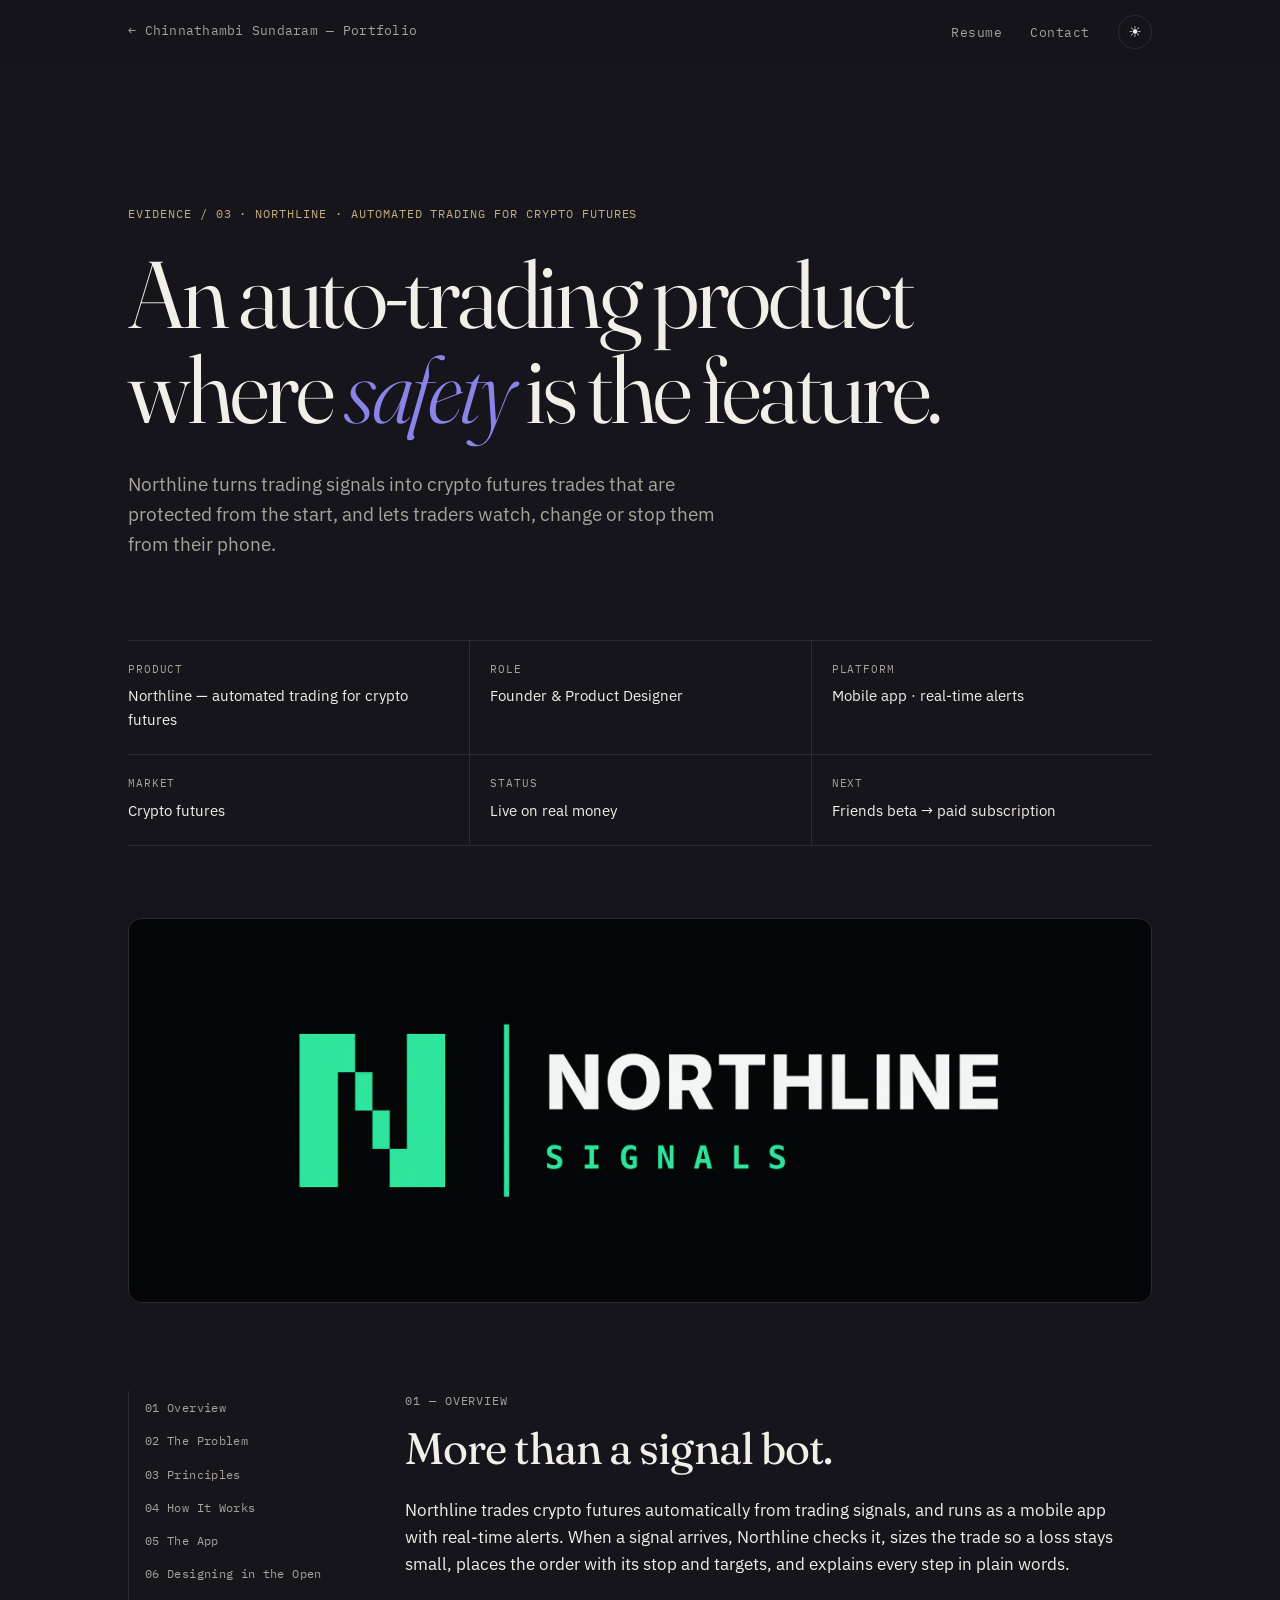
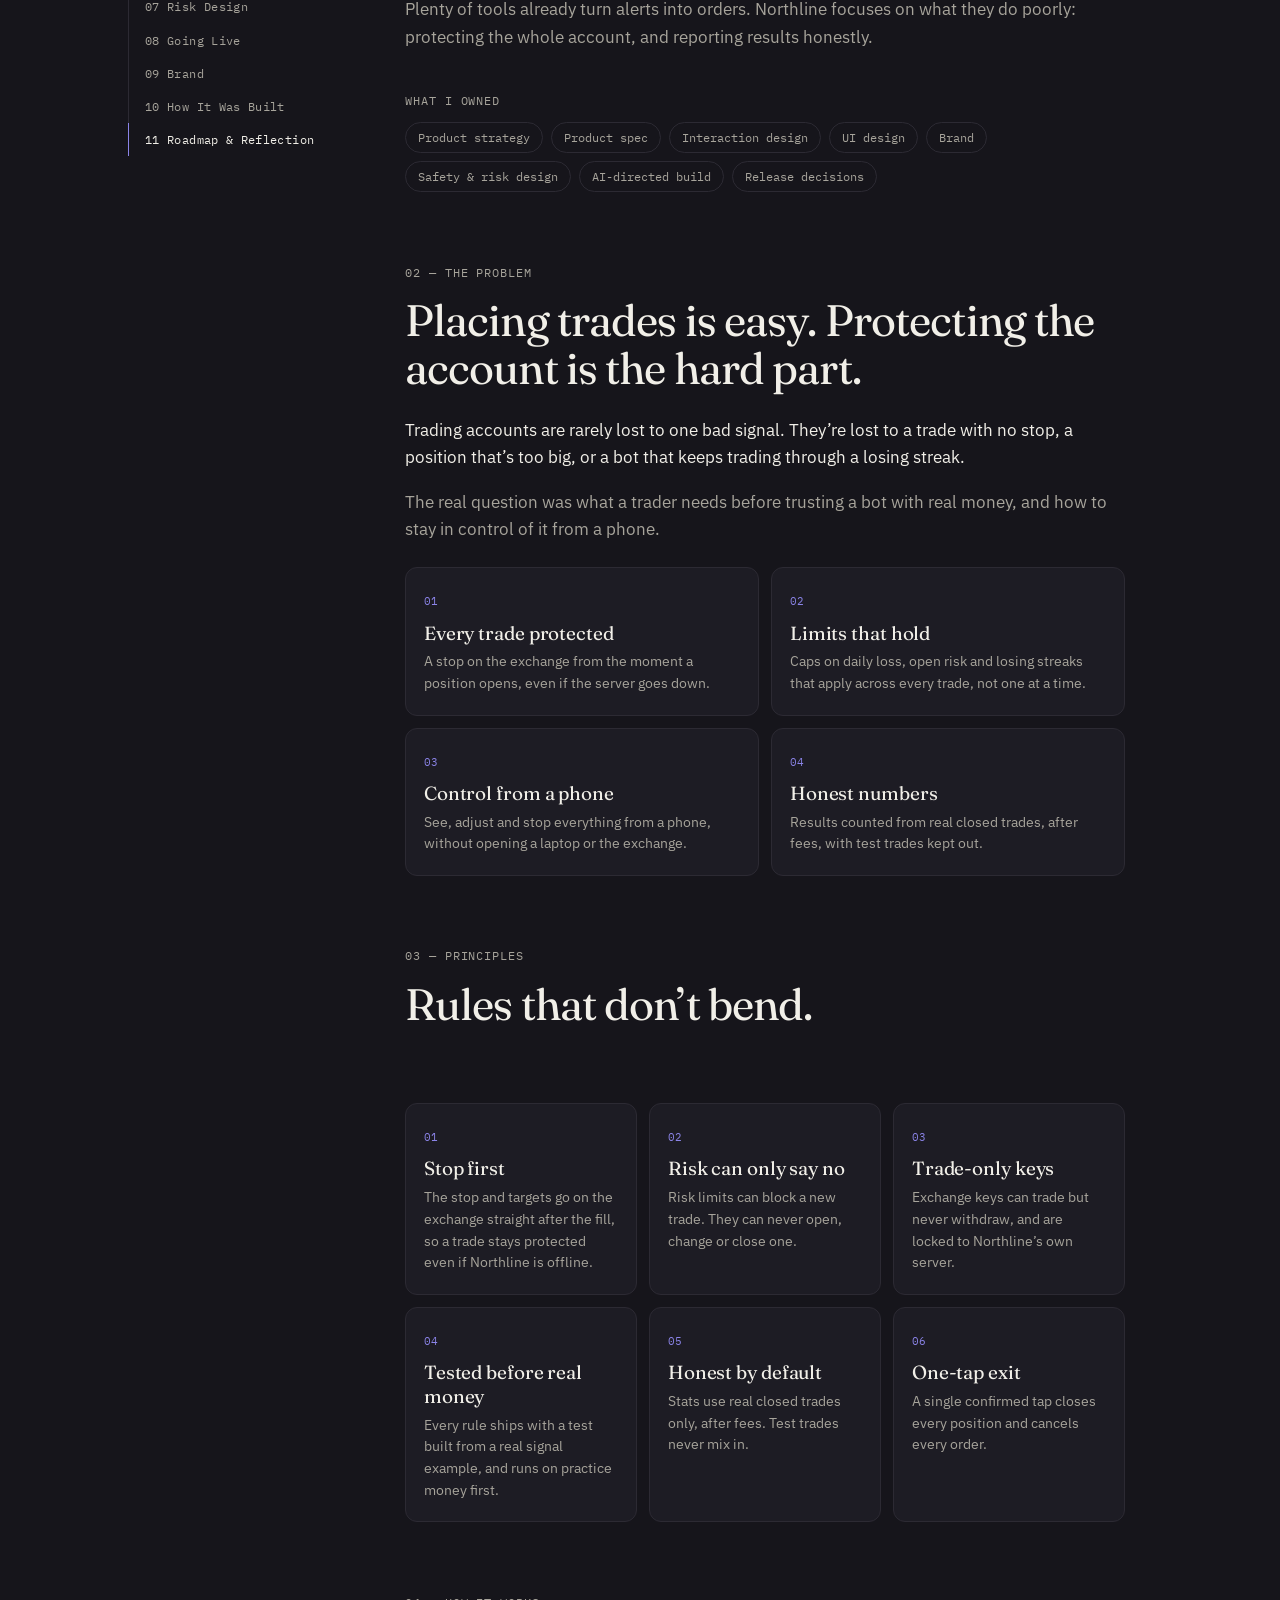
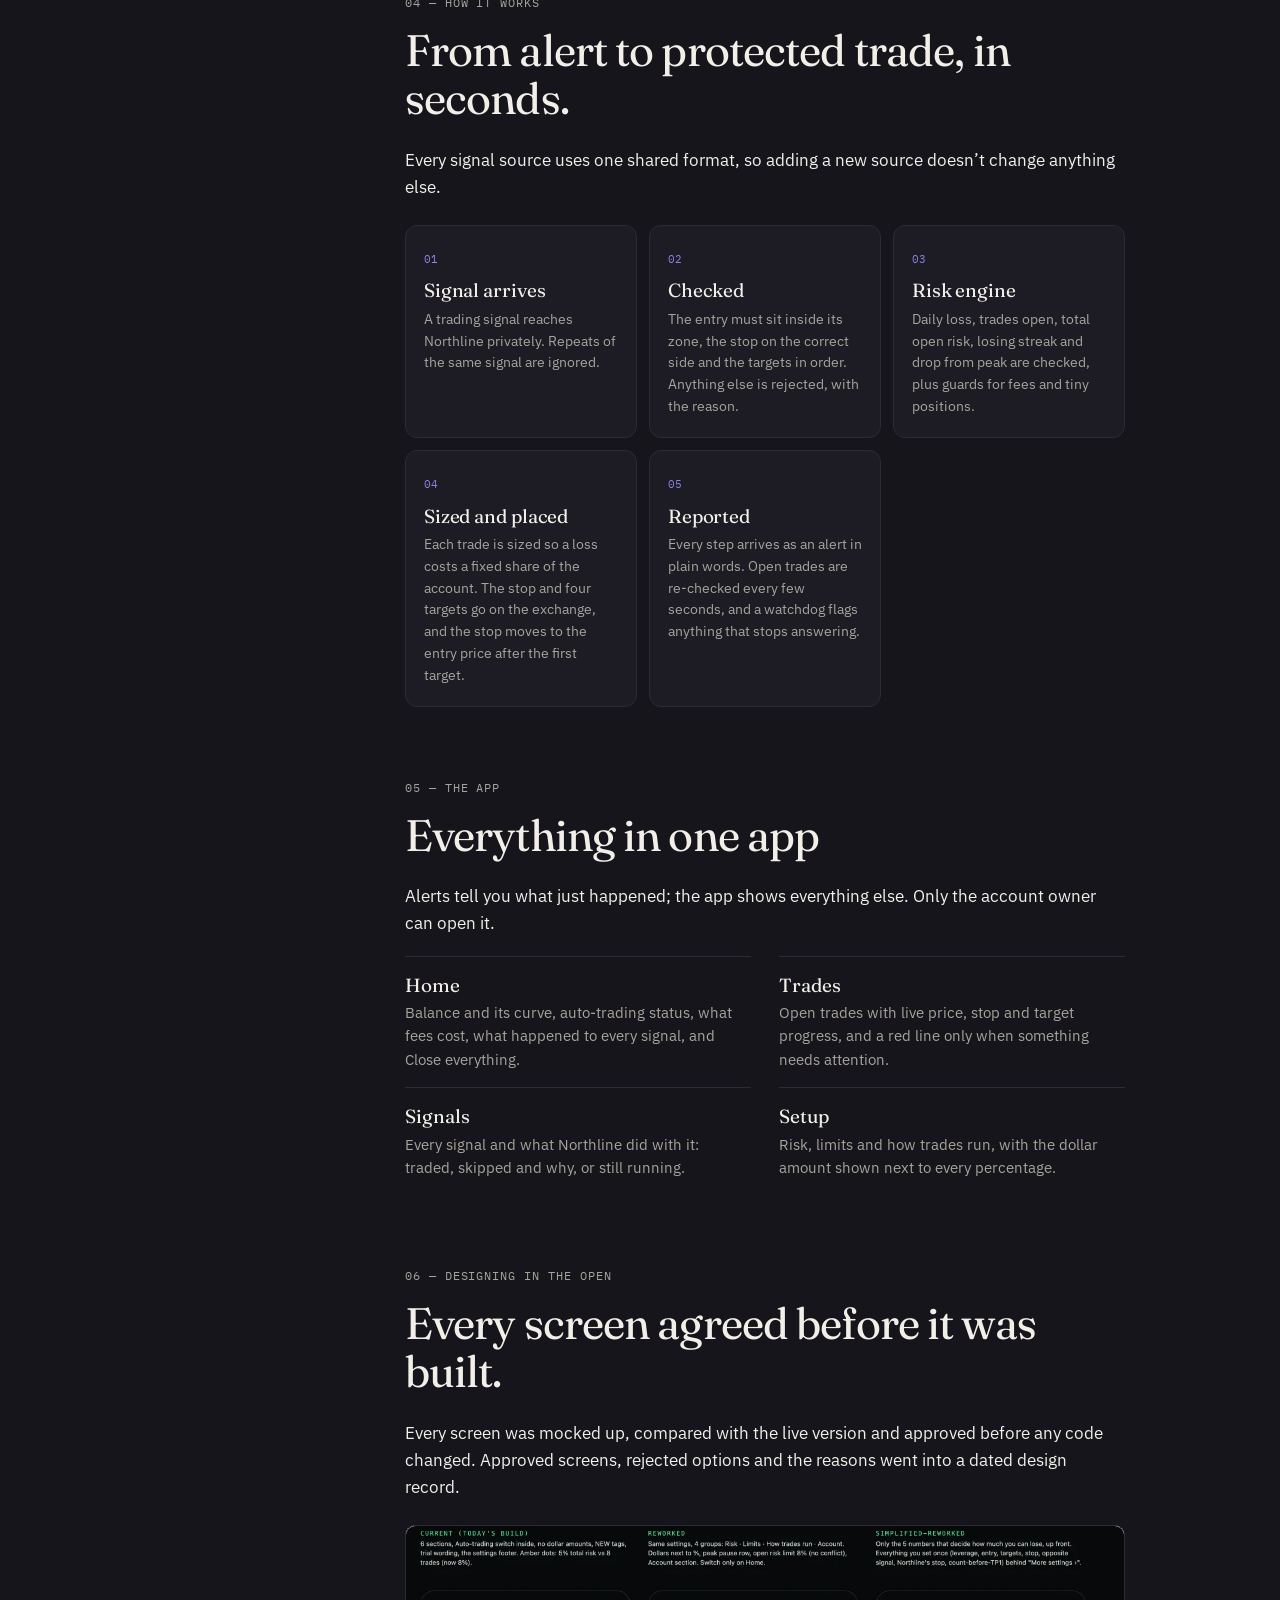
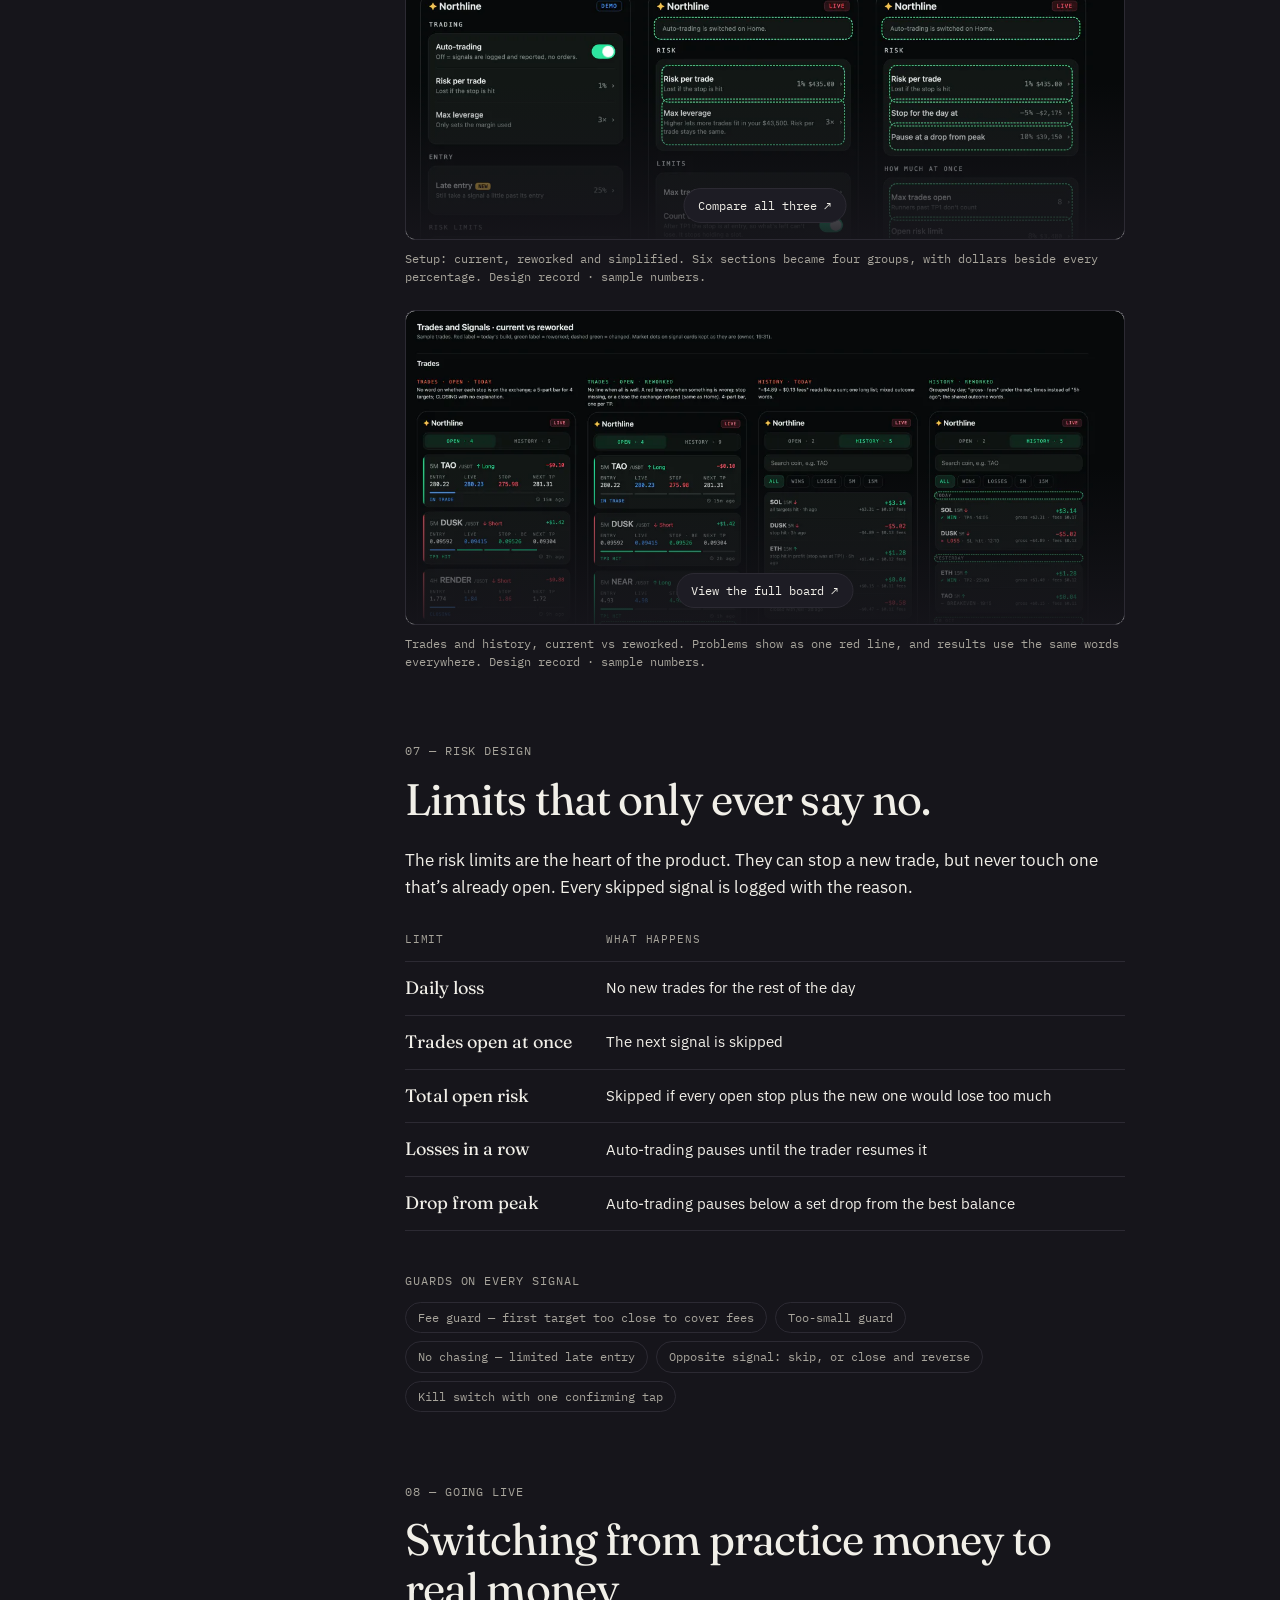
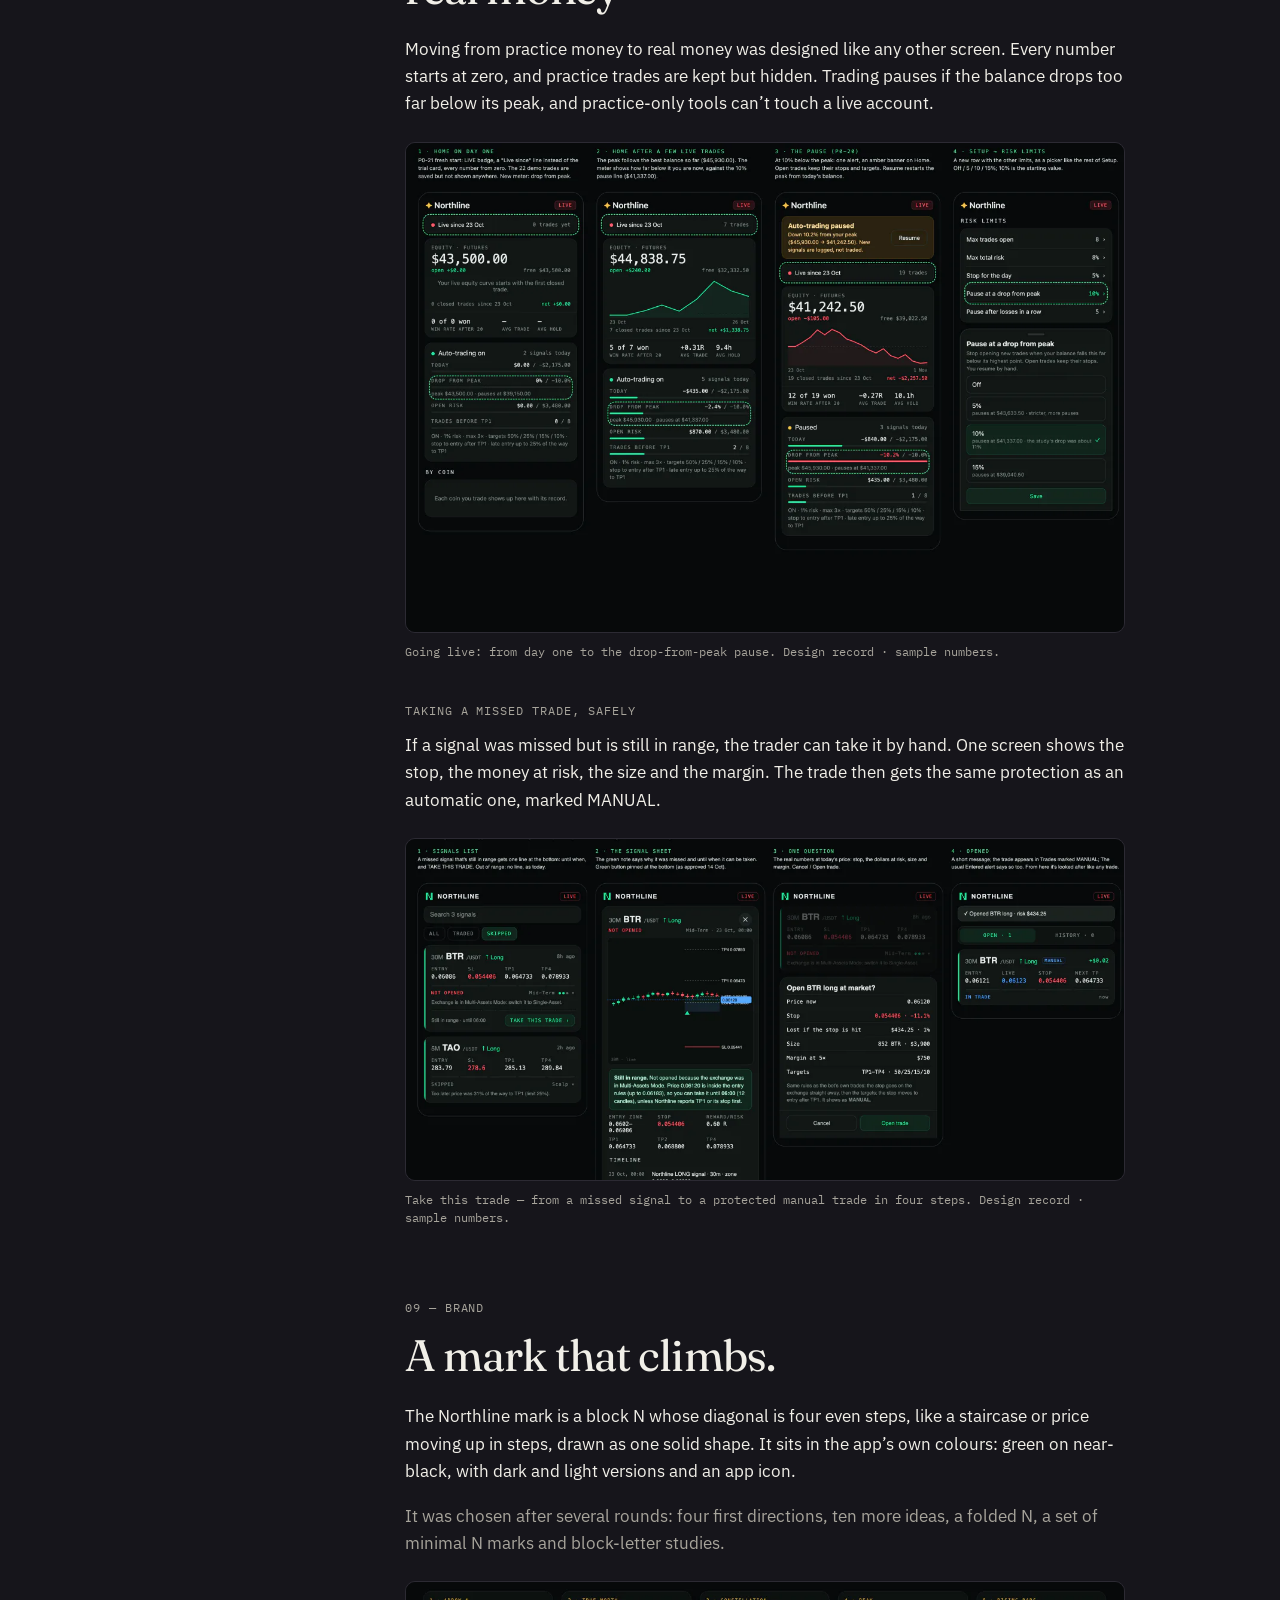
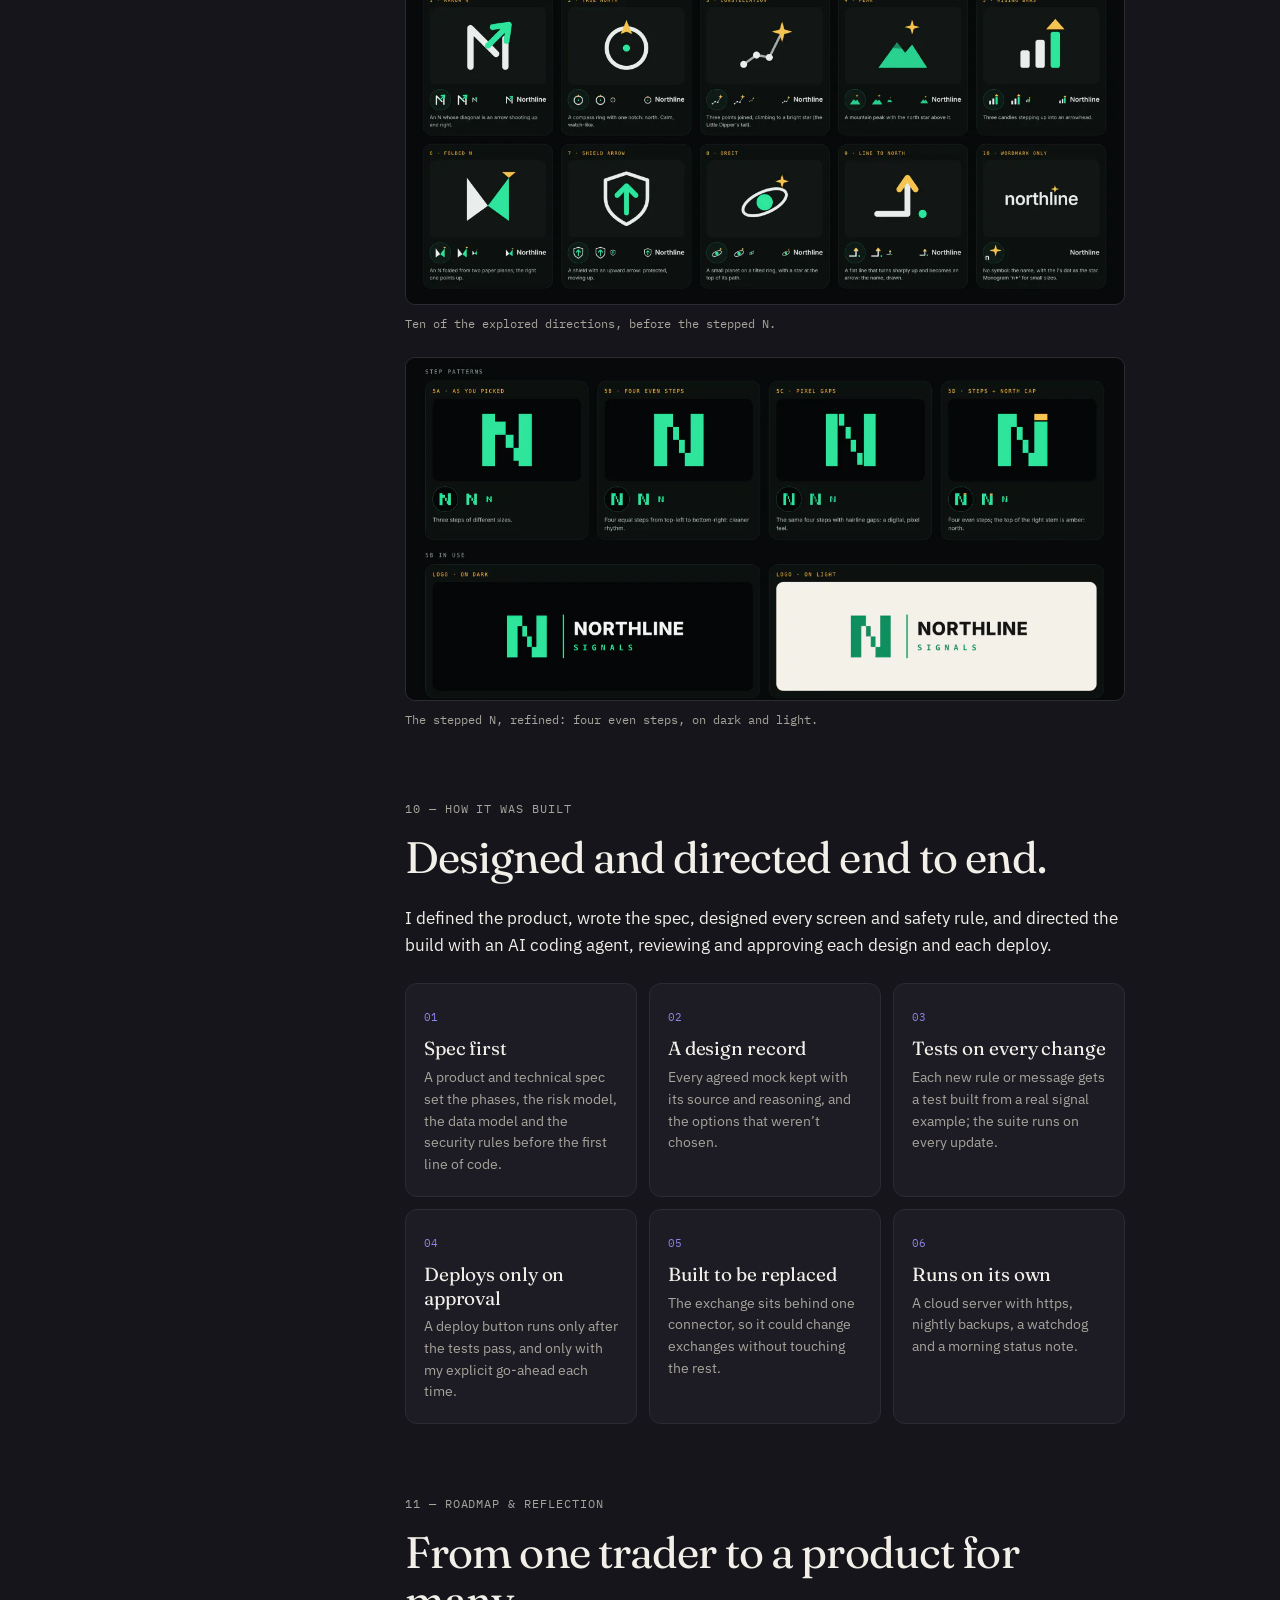
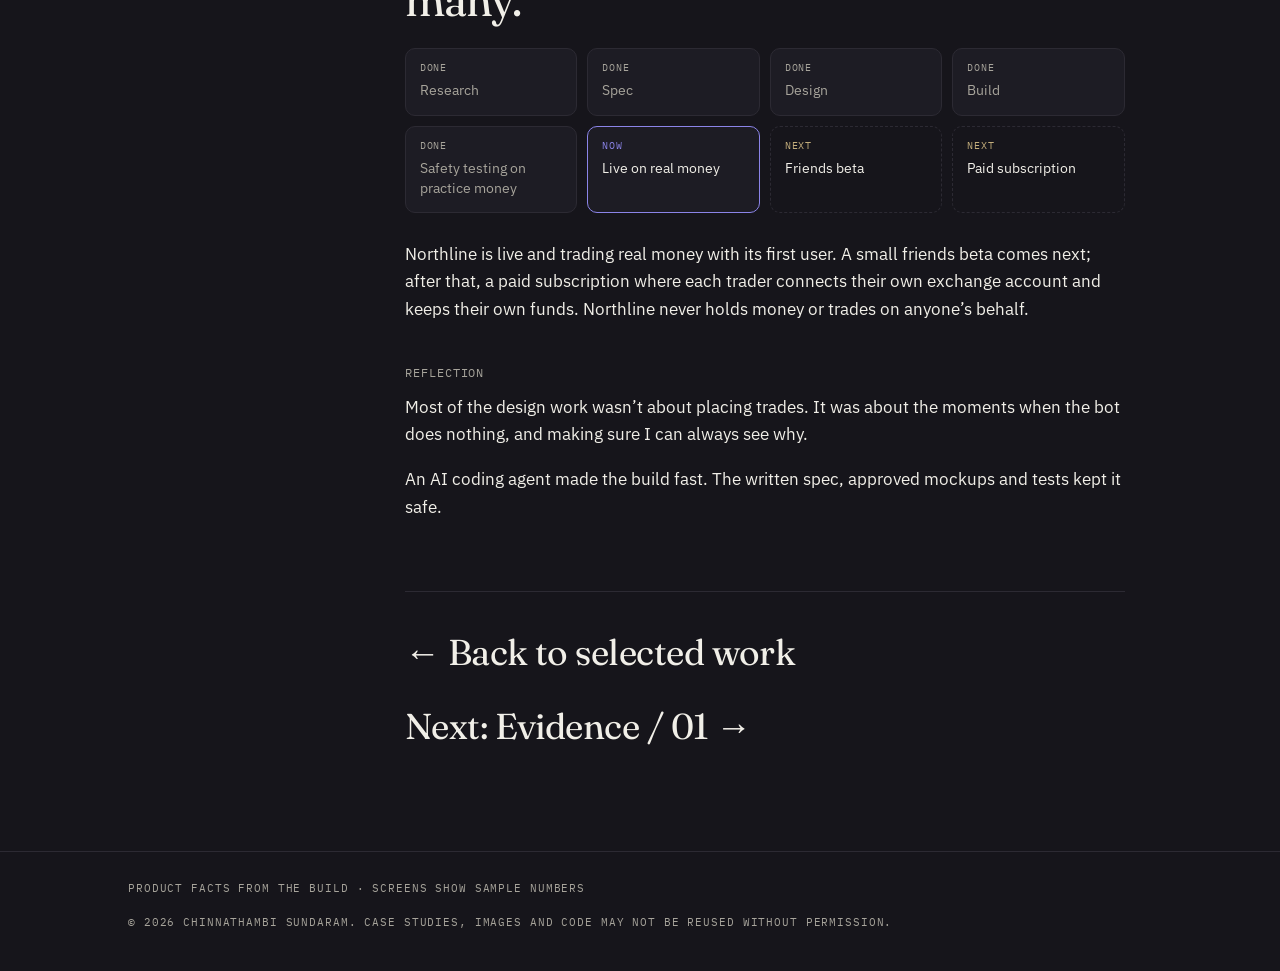
<file: evidence-03.html>
<!DOCTYPE html>
<html lang="en">
<head>
<meta charset="utf-8">
<meta name="viewport" content="width=device-width, initial-scale=1">
<title>Northline — Automated Trading · Chinnathambi Sundaram</title>
<meta name="description" content="Northline: an automated trading product for crypto futures traders — designed around account-level risk control and honest reporting.">
<meta name="theme-color" content="#16151B">
<link rel="icon" href="assets/favicon.svg" type="image/svg+xml">
<script>
  (function(){
    try{ if(localStorage.getItem('theme')==='light') document.documentElement.setAttribute('data-theme','light'); }catch(e){}
    document.documentElement.classList.add('js');
  })();
</script>
<link rel="preconnect" href="https://fonts.googleapis.com">
<link rel="preconnect" href="https://fonts.gstatic.com" crossorigin>
<link rel="stylesheet" href="https://fonts.googleapis.com/css2?family=Fraunces:ital,opsz,wght@0,9..144,300..600;1,9..144,300..600&family=IBM+Plex+Mono:wght@400;500&family=IBM+Plex+Sans:wght@400;500&display=swap">
<link rel="stylesheet" href="assets/base.css?v=202610231848">
<link rel="stylesheet" href="assets/case-study.css?v=202610231848">
</head>
<body>
<a class="skip-link" href="#main">Skip to content</a>
<div class="progress" aria-hidden="true"></div>

<header class="site-header">
  <div class="wrap">
    <a class="back-link" href="./"><span aria-hidden="true">←</span> Chinnathambi Sundaram — Portfolio</a>
    <div class="header-right">
      <nav class="site-nav" aria-label="Primary">
        <ul>
          <li class="nav-resume"><a href="assets/Chinnathambi_Sundaram_Resume.pdf" target="_blank" rel="noopener">Resume<span class="sr-only"> (PDF, opens in a new tab)</span></a></li>
          <li><a href="./#contact">Contact</a></li>
        </ul>
      </nav>
      <button class="theme-toggle" type="button" aria-label="Switch to day theme">☀</button>
    </div>
  </div>
</header>

<main id="main">
  <section class="cs-intro">
    <div class="wrap">
      <p class="eyebrow">Evidence / 03 · Northline · Automated trading for crypto futures</p>
      <h1 style="view-transition-name:ev03-title">An auto-trading product where <em>safety</em> is the feature.</h1>
      <p class="cs-lede" data-reveal>Northline turns trading signals into crypto futures trades that are protected from the start, and lets traders watch, change or stop them from their phone.</p>
      <dl class="meta six" data-reveal>
        <div><dt>Product</dt><dd>Northline — automated trading for crypto futures</dd></div>
        <div><dt>Role</dt><dd>Founder &amp; Product Designer</dd></div>
        <div><dt>Platform</dt><dd>Mobile app · real-time alerts</dd></div>
        <div><dt>Market</dt><dd>Crypto futures</dd></div>
        <div><dt>Status</dt><dd>Live on real money</dd></div>
        <div><dt>Next</dt><dd>Friends beta → paid subscription</dd></div>
      </dl>
      <figure class="fig nl-hero" data-reveal style="margin-top:clamp(40px,6vw,72px)"><picture><source type="image/webp" srcset="assets/case/nl/logo-dark-1200.webp?v=202610231848 1200w, assets/case/nl/logo-dark-1600.webp?v=202610231848 1600w, assets/case/nl/logo-dark-2400.webp?v=202610231848 2400w" sizes="(max-width: 1000px) calc(100vw - 32px), 720px"><img data-full="assets/case/nl/logo-dark-2400.webp?v=202610231848" src="assets/case/nl/logo-dark.jpg?v=202610231848" width="2400" height="900" alt="Northline logo: a green stepped N mark, a thin green divider, and the word NORTHLINE over SIGNALS, on near-black." fetchpriority="high" decoding="async" data-zoom></picture></figure>
    </div>
  </section>

  <div class="wrap">
    <div class="cs-grid">
      <nav class="toc" aria-label="Case study sections">
        <ol>
          <li><a href="#overview">01 Overview</a></li>
          <li><a href="#problem">02 The Problem</a></li>
          <li><a href="#principles">03 Principles</a></li>
          <li><a href="#how">04 How It Works</a></li>
          <li><a href="#surface">05 The App</a></li>
          <li><a href="#record">06 Designing in the Open</a></li>
          <li><a href="#risk">07 Risk Design</a></li>
          <li><a href="#live">08 Going Live</a></li>
          <li><a href="#brand">09 Brand</a></li>
          <li><a href="#build">10 How It Was Built</a></li>
          <li><a href="#roadmap">11 Roadmap &amp; Reflection</a></li>
        </ol>
      </nav>

      <div class="cs-body">
        <section class="cs-sec" id="overview" aria-labelledby="h-overview">
          <span class="kicker" data-reveal>01 — Overview</span>
          <h2 id="h-overview" data-reveal>More than a signal bot.</h2>

          <p data-reveal>Northline trades crypto futures automatically from trading signals, and runs as a mobile app with real-time alerts. When a signal arrives, Northline checks it, sizes the trade so a loss stays small, places the order with its stop and targets, and explains every step in plain words.</p>
          <p class="soft" data-reveal>Plenty of tools already turn alerts into orders. Northline focuses on what they do poorly: protecting the whole account, and reporting results honestly.</p>
          <span class="sub" data-reveal>What I owned</span>
          <div class="scale-tags" data-reveal><span class="tag">Product strategy</span><span class="tag">Product spec</span><span class="tag">Interaction design</span><span class="tag">UI design</span><span class="tag">Brand</span><span class="tag">Safety &amp; risk design</span><span class="tag">AI-directed build</span><span class="tag">Release decisions</span></div>
        </section>
        <section class="cs-sec" id="problem" aria-labelledby="h-problem">
          <span class="kicker" data-reveal>02 — The Problem</span>
          <h2 id="h-problem" data-reveal>Placing trades is easy. Protecting the account is the hard part.</h2>

          <p data-reveal>Trading accounts are rarely lost to one bad signal. They’re lost to a trade with no stop, a position that’s too big, or a bot that keeps trading through a losing streak.</p>
          <p class="soft" data-reveal>The real question was what a trader needs before trusting a bot with real money, and how to stay in control of it from a phone.</p>
          <div class="cards" data-reveal style="--cols:2"><div class="card"><span class="n">01</span><h3>Every trade protected</h3><p>A stop on the exchange from the moment a position opens, even if the server goes down.</p></div><div class="card"><span class="n">02</span><h3>Limits that hold</h3><p>Caps on daily loss, open risk and losing streaks that apply across every trade, not one at a time.</p></div><div class="card"><span class="n">03</span><h3>Control from a phone</h3><p>See, adjust and stop everything from a phone, without opening a laptop or the exchange.</p></div><div class="card"><span class="n">04</span><h3>Honest numbers</h3><p>Results counted from real closed trades, after fees, with test trades kept out.</p></div></div>
        </section>
        <section class="cs-sec" id="principles" aria-labelledby="h-principles">
          <span class="kicker" data-reveal>03 — Principles</span>
          <h2 id="h-principles" data-reveal>Rules that don’t bend.</h2>

          <p data-reveal>Before any screen was designed, six rules were fixed. Every later feature had to fit inside them.</p>
          <div class="cards" data-reveal style="--cols:3"><div class="card"><span class="n">01</span><h3>Stop first</h3><p>The stop and targets go on the exchange straight after the fill, so a trade stays protected even if Northline is offline.</p></div><div class="card"><span class="n">02</span><h3>Risk can only say no</h3><p>Risk limits can block a new trade. They can never open, change or close one.</p></div><div class="card"><span class="n">03</span><h3>Trade-only keys</h3><p>Exchange keys can trade but never withdraw, and are locked to Northline’s own server.</p></div><div class="card"><span class="n">04</span><h3>Tested before real money</h3><p>Every rule ships with a test built from a real signal example, and runs on practice money first.</p></div><div class="card"><span class="n">05</span><h3>Honest by default</h3><p>Stats use real closed trades only, after fees. Test trades never mix in.</p></div><div class="card"><span class="n">06</span><h3>One-tap exit</h3><p>A single confirmed tap closes every position and cancels every order.</p></div></div>
        </section>
        <section class="cs-sec" id="how" aria-labelledby="h-how">
          <span class="kicker" data-reveal>04 — How It Works</span>
          <h2 id="h-how" data-reveal>From alert to protected trade, in seconds.</h2>

          <p data-reveal>Every signal source uses one shared format, so adding a new source doesn’t change anything else.</p>
          <div class="cards" data-reveal style="--cols:3"><div class="card"><span class="n">01</span><h3>Signal arrives</h3><p>A trading signal reaches Northline privately. Repeats of the same signal are ignored.</p></div><div class="card"><span class="n">02</span><h3>Checked</h3><p>The entry must sit inside its zone, the stop on the correct side and the targets in order. Anything else is rejected, with the reason.</p></div><div class="card"><span class="n">03</span><h3>Risk engine</h3><p>Daily loss, trades open, total open risk, losing streak and drop from peak are checked, plus guards for fees and tiny positions.</p></div><div class="card"><span class="n">04</span><h3>Sized and placed</h3><p>Each trade is sized so a loss costs a fixed share of the account. The stop and four targets go on the exchange, and the stop moves to the entry price after the first target.</p></div><div class="card"><span class="n">05</span><h3>Reported</h3><p>Every step arrives as an alert in plain words. Open trades are re-checked every few seconds, and a watchdog flags anything that stops answering.</p></div></div>
        </section>
        <section class="cs-sec" id="surface" aria-labelledby="h-surface">
          <span class="kicker" data-reveal>05 — The App</span>
          <h2 id="h-surface" data-reveal>Everything in one app</h2>

          <p data-reveal>Alerts tell you what just happened; the app shows everything else. Only the account owner can open it.</p>
          <dl class="defs" data-reveal>
            <div><dt>Home</dt><dd>Balance and its curve, auto-trading status, what fees cost, what happened to every signal, and Close everything.</dd></div>
            <div><dt>Trades</dt><dd>Open trades with live price, stop and target progress, and a red line only when something needs attention.</dd></div>
            <div><dt>Signals</dt><dd>Every signal and what Northline did with it: traded, skipped and why, or still running.</dd></div>
            <div><dt>Setup</dt><dd>Risk, limits and how trades run, with the dollar amount shown next to every percentage.</dd></div>
          </dl>
        </section>
        <section class="cs-sec" id="record" aria-labelledby="h-record">
          <span class="kicker" data-reveal>06 — Designing in the Open</span>
          <h2 id="h-record" data-reveal>Every screen agreed before it was built.</h2>

          <p data-reveal>Every screen was mocked up, compared with the live version and approved before any code changed. Approved screens, rejected options and the reasons went into a dated design record.</p>
          <figure class="fig" data-reveal><div class="glimpse"><picture><source type="image/webp" srcset="assets/case/nl/process-setup-three-ways-1200.webp?v=202610231848 1200w, assets/case/nl/process-setup-three-ways-1600.webp?v=202610231848 1600w, assets/case/nl/process-setup-three-ways-2400.webp?v=202610231848 2400w" sizes="(max-width: 1000px) calc(100vw - 32px), 720px"><img data-full="assets/case/nl/process-setup-three-ways-2400.webp?v=202610231848" src="assets/case/nl/process-setup-three-ways.jpg?v=202610231848" width="2400" height="2775" alt="Three versions of the Setup screen side by side: the current build with six sections, a reworked version in four groups with dollar amounts next to percentages, and a simplified version that shows only the five numbers that decide how much can be lost." loading="lazy" decoding="async" data-zoom></picture><span class="more" aria-hidden="true">Compare all three ↗</span></div><figcaption>Setup: current, reworked and simplified. Six sections became four groups, with dollars beside every percentage. Design record · sample numbers.</figcaption></figure>
          <figure class="fig" data-reveal><div class="glimpse"><picture><source type="image/webp" srcset="assets/case/nl/process-trades-reworked-1200.webp?v=202610231848 1200w, assets/case/nl/process-trades-reworked-1600.webp?v=202610231848 1600w, assets/case/nl/process-trades-reworked-2400.webp?v=202610231848 2400w" sizes="(max-width: 1000px) calc(100vw - 32px), 720px"><img data-full="assets/case/nl/process-trades-reworked-2400.webp?v=202610231848" src="assets/case/nl/process-trades-reworked.jpg?v=202610231848" width="2400" height="2134" alt="Trades and Signals screens, current versus reworked: open trades gain a red warning line only when a stop is missing or a close was refused; history is grouped by day with gross and fees under the net; outcome words are shared across the app." loading="lazy" decoding="async" data-zoom></picture><span class="more" aria-hidden="true">View the full board ↗</span></div><figcaption>Trades and history, current vs reworked. Problems show as one red line, and results use the same words everywhere. Design record · sample numbers.</figcaption></figure>
        </section>
        <section class="cs-sec" id="risk" aria-labelledby="h-risk">
          <span class="kicker" data-reveal>07 — Risk Design</span>
          <h2 id="h-risk" data-reveal>Limits that only ever say no.</h2>

          <p data-reveal>The risk limits are the heart of the product. They can stop a new trade, but never touch one that’s already open. Every skipped signal is logged with the reason.</p>
          <table class="matrix" data-reveal>
            <thead><tr><th scope="col">Limit</th><th scope="col">What happens</th></tr></thead>
            <tbody>
              <tr><th scope="row">Daily loss</th><td>No new trades for the rest of the day</td></tr>
              <tr><th scope="row">Trades open at once</th><td>The next signal is skipped</td></tr>
              <tr><th scope="row">Total open risk</th><td>Skipped if every open stop plus the new one would lose too much</td></tr>
              <tr><th scope="row">Losses in a row</th><td>Auto-trading pauses until the trader resumes it</td></tr>
              <tr><th scope="row">Drop from peak</th><td>Auto-trading pauses below a set drop from the best balance</td></tr>
            </tbody>
          </table>
          <span class="sub" data-reveal>Guards on every signal</span>
          <div class="scale-tags" data-reveal><span class="tag">Fee guard — first target too close to cover fees</span><span class="tag">Too-small guard</span><span class="tag">No chasing — limited late entry</span><span class="tag">Opposite signal: skip, or close and reverse</span><span class="tag">Kill switch with one confirming tap</span></div>
        </section>
        <section class="cs-sec" id="live" aria-labelledby="h-live">
          <span class="kicker" data-reveal>08 — Going Live</span>
          <h2 id="h-live" data-reveal>Switching from practice money to real money</h2>

          <p data-reveal>Moving from practice money to real money was designed like any other screen. Every number starts at zero, and practice trades are kept but hidden. Trading pauses if the balance drops too far below its peak, and practice-only tools can’t touch a live account.</p>
          <figure class="fig" data-reveal><picture><source type="image/webp" srcset="assets/case/nl/golive-board-1200.webp?v=202610231848 1200w, assets/case/nl/golive-board-1600.webp?v=202610231848 1600w, assets/case/nl/golive-board-2400.webp?v=202610231848 2400w" sizes="(max-width: 1000px) calc(100vw - 32px), 720px"><img data-full="assets/case/nl/golive-board-2400.webp?v=202610231848" src="assets/case/nl/golive-board.jpg?v=202610231848" width="2400" height="1634" alt="Four going-live changes in the app’s style: home on day one, home after a few live trades with a drop-from-peak meter, the pause banner with a Resume button, and the new pause row in risk limits." loading="lazy" decoding="async" data-zoom></picture><figcaption>Going live: from day one to the drop-from-peak pause. Design record · sample numbers.</figcaption></figure>
          <span class="sub" data-reveal>Taking a missed trade, safely</span>
          <p data-reveal>If a signal was missed but is still in range, the trader can take it by hand. One screen shows the stop, the money at risk, the size and the margin. The trade then gets the same protection as an automatic one, marked MANUAL.</p>
          <figure class="fig" data-reveal><picture><source type="image/webp" srcset="assets/case/nl/take-trade-1200.webp?v=202610231848 1200w, assets/case/nl/take-trade-1600.webp?v=202610231848 1600w, assets/case/nl/take-trade-2400.webp?v=202610231848 2400w" sizes="(max-width: 1000px) calc(100vw - 32px), 720px"><img data-full="assets/case/nl/take-trade-2400.webp?v=202610231848" src="assets/case/nl/take-trade.jpg?v=202610231848" width="2400" height="1141" alt="Four steps of taking a missed trade: the signals list with a Take this trade button, the signal sheet explaining why it was missed, a confirmation with stop, risk, size and margin, and the opened trade marked manual." loading="lazy" decoding="async" data-zoom></picture><figcaption>Take this trade — from a missed signal to a protected manual trade in four steps. Design record · sample numbers.</figcaption></figure>
        </section>
        <section class="cs-sec" id="brand" aria-labelledby="h-brand">
          <span class="kicker" data-reveal>09 — Brand</span>
          <h2 id="h-brand" data-reveal>A mark that climbs.</h2>

          <p data-reveal>The Northline mark is a block N whose diagonal is four even steps, like a staircase or price moving up in steps, drawn as one solid shape. It sits in the app’s own colours: green on near-black, with dark and light versions and an app icon.</p>
          <p class="soft" data-reveal>It was chosen after several rounds: four first directions, ten more ideas, a folded N, a set of minimal N marks and block-letter studies.</p>
          <figure class="fig" data-reveal><picture><source type="image/webp" srcset="assets/case/nl/brand-explorations-1200.webp?v=202610231848 1200w, assets/case/nl/brand-explorations-1600.webp?v=202610231848 1600w, assets/case/nl/brand-explorations-2400.webp?v=202610231848 2400w" sizes="(max-width: 1000px) calc(100vw - 32px), 720px"><img data-full="assets/case/nl/brand-explorations-2400.webp?v=202610231848" src="assets/case/nl/brand-explorations.jpg?v=202610231848" width="2400" height="1075" alt="Ten logo ideas for Northline, each shown large and at small sizes: arrow N, true north, constellation, peak, rising bars, folded N, shield arrow, orbit, line to north and a wordmark." loading="lazy" decoding="async" data-zoom></picture><figcaption>Ten of the explored directions, before the stepped N.</figcaption></figure>
          <figure class="fig" data-reveal><picture><source type="image/webp" srcset="assets/case/nl/brand-stepped-n-1200.webp?v=202610231848 1200w, assets/case/nl/brand-stepped-n-1600.webp?v=202610231848 1600w, assets/case/nl/brand-stepped-n-2400.webp?v=202610231848 2400w" sizes="(max-width: 1000px) calc(100vw - 32px), 720px"><img data-full="assets/case/nl/brand-stepped-n-2400.webp?v=202610231848" src="assets/case/nl/brand-stepped-n.jpg?v=202610231848" width="2400" height="1142" alt="The chosen Stepped N mark in four step patterns, then the logo on dark and on light." loading="lazy" decoding="async" data-zoom></picture><figcaption>The stepped N, refined: four even steps, on dark and light.</figcaption></figure>
        </section>
        <section class="cs-sec" id="build" aria-labelledby="h-build">
          <span class="kicker" data-reveal>10 — How It Was Built</span>
          <h2 id="h-build" data-reveal>Designed and directed end to end.</h2>

          <p data-reveal>I defined the product, wrote the spec, designed every screen and safety rule, and directed the build with an AI coding agent, reviewing and approving each design and each deploy.</p>
          <div class="cards" data-reveal style="--cols:3"><div class="card"><span class="n">01</span><h3>Spec first</h3><p>A product and technical spec set the phases, the risk model, the data model and the security rules before the first line of code.</p></div><div class="card"><span class="n">02</span><h3>A design record</h3><p>Every agreed mock kept with its source and reasoning, and the options that weren’t chosen.</p></div><div class="card"><span class="n">03</span><h3>Tests on every change</h3><p>Each new rule or message gets a test built from a real signal example; the suite runs on every update.</p></div><div class="card"><span class="n">04</span><h3>Deploys only on approval</h3><p>A deploy button runs only after the tests pass, and only with my explicit go-ahead each time.</p></div><div class="card"><span class="n">05</span><h3>Built to be replaced</h3><p>The exchange sits behind one connector, so it could change exchanges without touching the rest.</p></div><div class="card"><span class="n">06</span><h3>Runs on its own</h3><p>A cloud server with https, nightly backups, a watchdog and a morning status note.</p></div></div>
        </section>
        <section class="cs-sec" id="roadmap" aria-labelledby="h-roadmap">
          <span class="kicker" data-reveal>11 — Roadmap &amp; Reflection</span>
          <h2 id="h-roadmap" data-reveal>From one trader to a product for many.</h2>

          <ol class="phases" data-reveal><li class="done"><span class="st">Done</span>Research</li><li class="done"><span class="st">Done</span>Spec</li><li class="done"><span class="st">Done</span>Design</li><li class="done"><span class="st">Done</span>Build</li><li class="done"><span class="st">Done</span>Safety testing on practice money</li><li class="now"><span class="st">Now</span>Live on real money</li><li class="later"><span class="st">Next</span>Friends beta</li><li class="later"><span class="st">Next</span>Paid subscription</li></ol>
          <p data-reveal>Northline is live and trading real money with its first user. A small friends beta comes next; after that, a paid subscription where each trader connects their own exchange account and keeps their own funds. Northline never holds money or trades on anyone’s behalf.</p>
          <span class="sub" data-reveal>Reflection</span>
          <p data-reveal>Most of the design work wasn’t about placing trades. It was about the moments when the bot does nothing, and making sure I can always see why.</p>
          <p data-reveal>An AI coding agent made the build fast. The written spec, approved mockups and tests kept it safe.</p>
        </section>

        <div class="next">
          <a href="./#work"><span aria-hidden="true">←</span> Back to selected work</a>
          <a class="fwd" href="evidence-02.html">Next: Evidence / 01 <span aria-hidden="true">→</span></a>
        </div>
      </div>
    </div>
  </div>
</main>

<footer class="site-footer">
  <div class="wrap">
    <p>Product facts from the build · Screens show sample numbers</p>
    <p>© 2026 Chinnathambi Sundaram. Case studies, images and code may not be reused without permission.</p>
  </div>
</footer>

<script src="assets/site.js?v=202610231848"></script>
<dialog class="lightbox" aria-label="Enlarged image">
  <button class="x" type="button" aria-label="Close">×</button>
  <img alt="">
  <p></p>
</dialog>
<script src="assets/case-study.js?v=202610231848"></script>
</body>
</html>
</file>
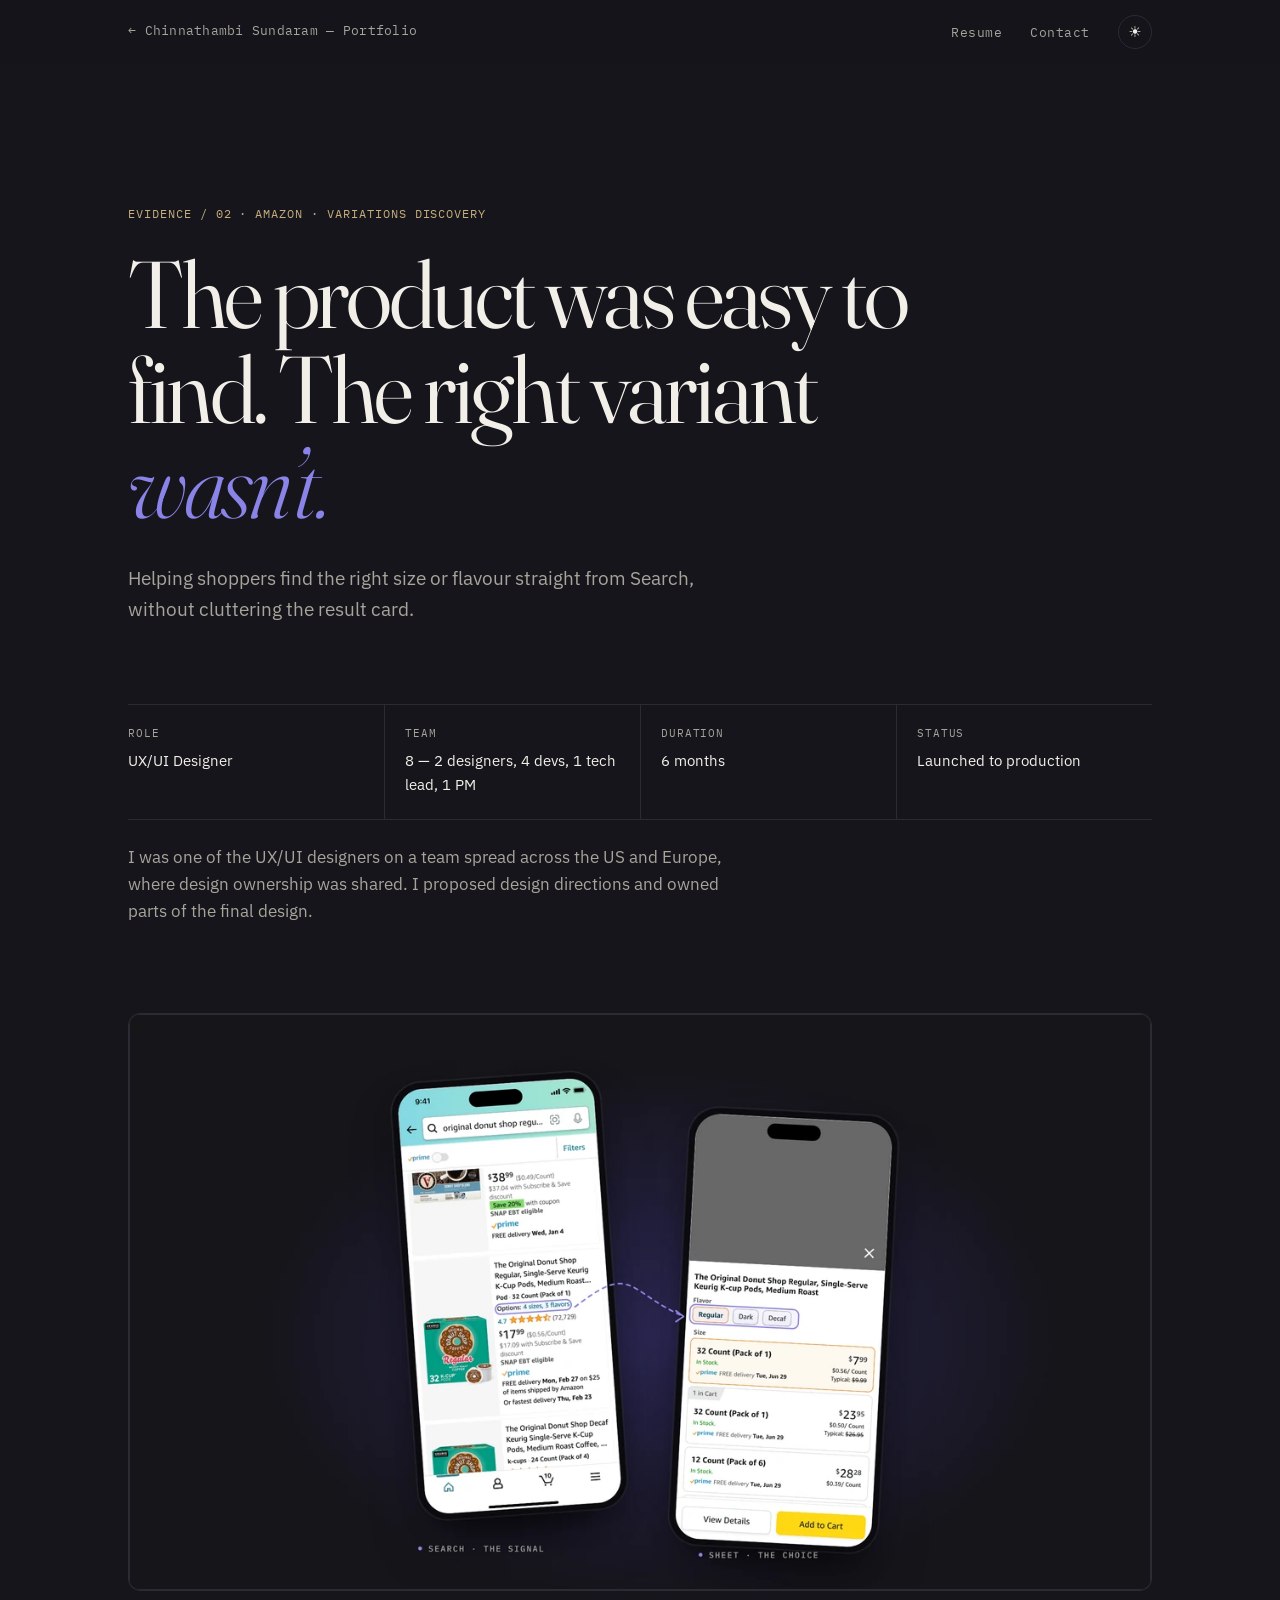
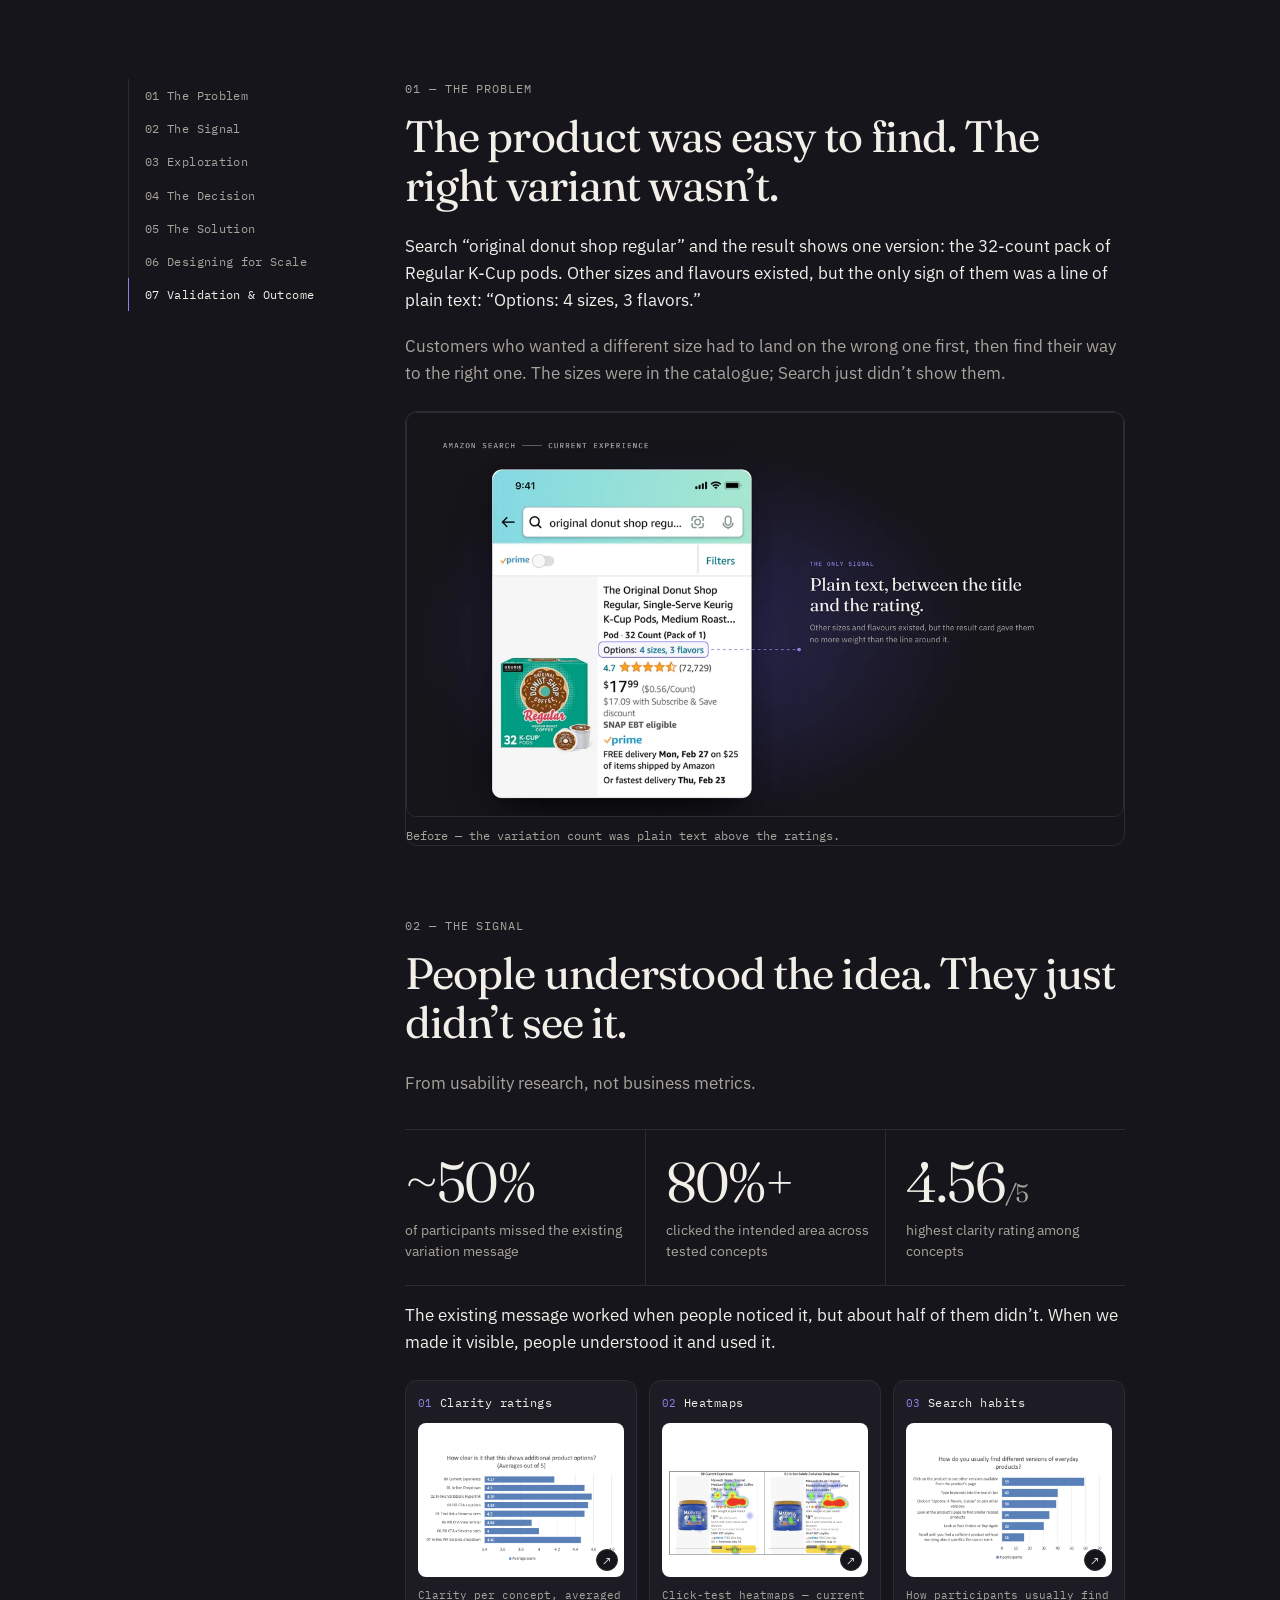
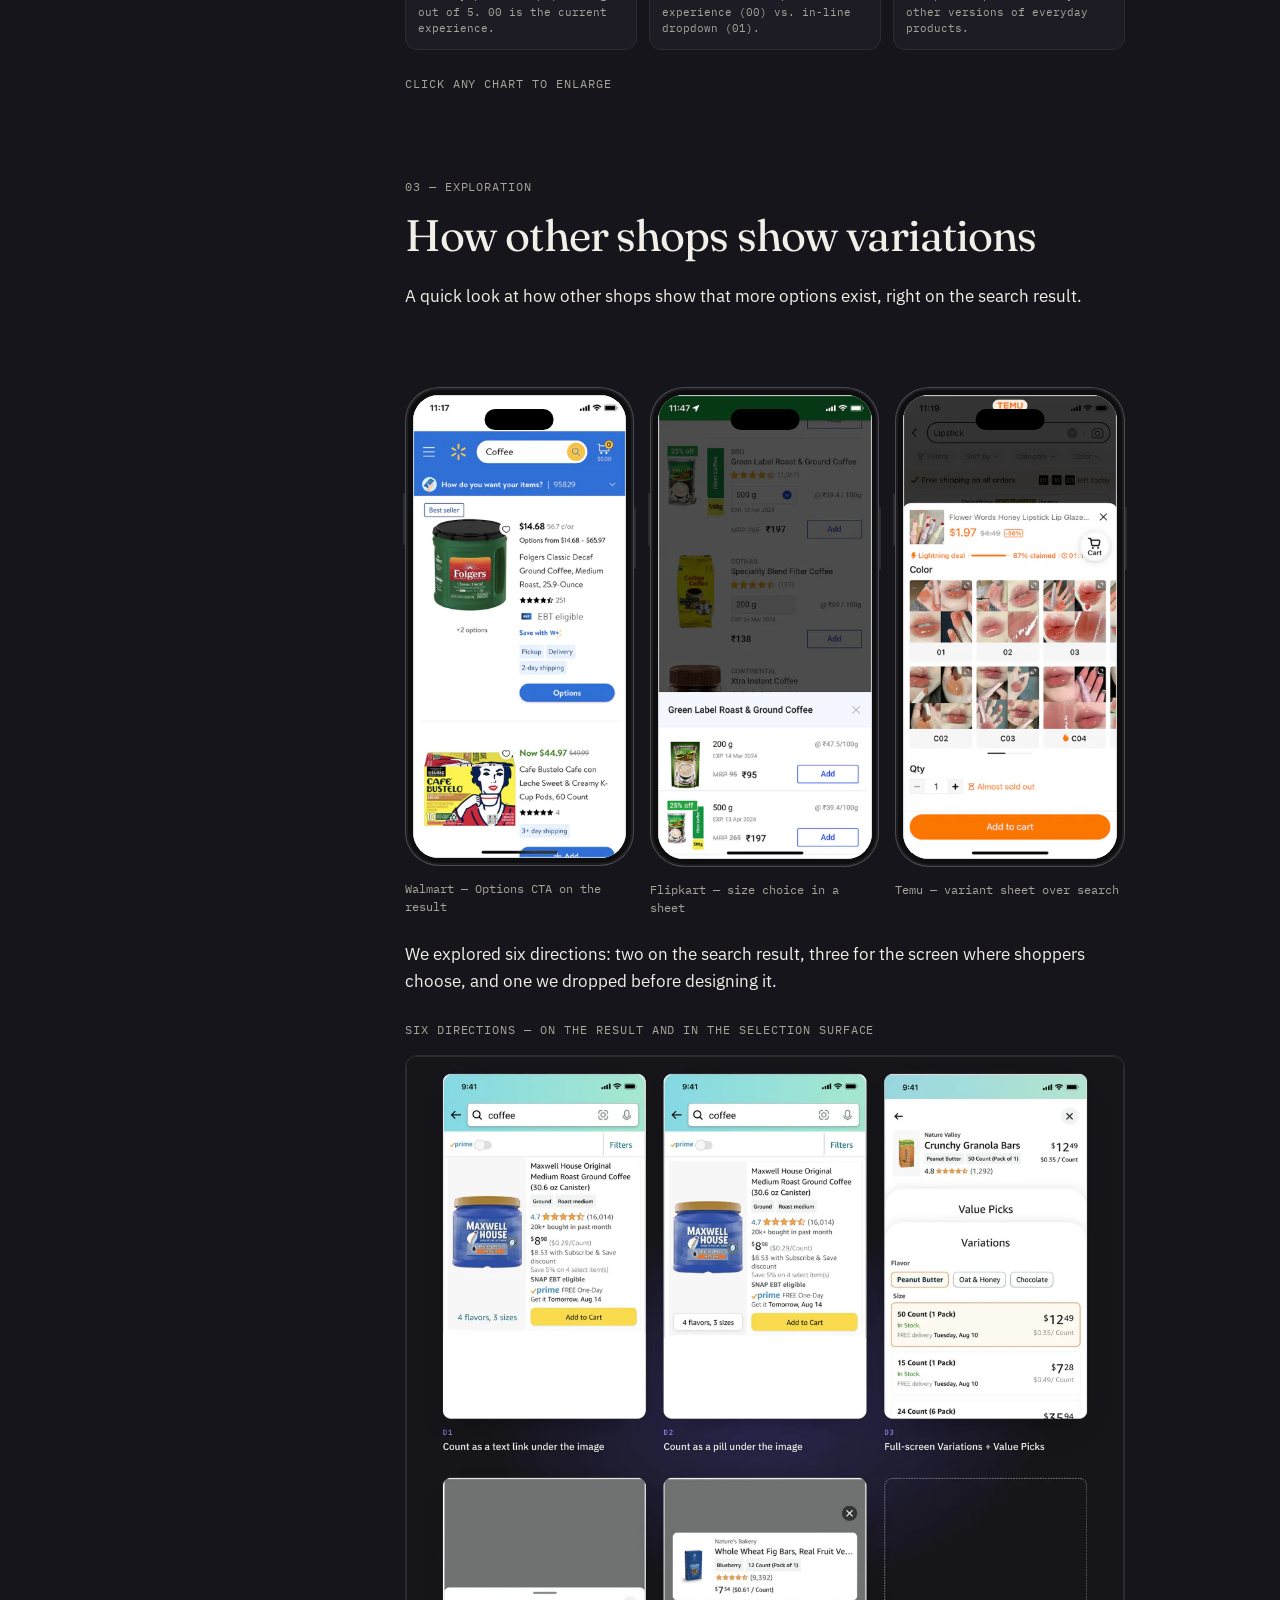
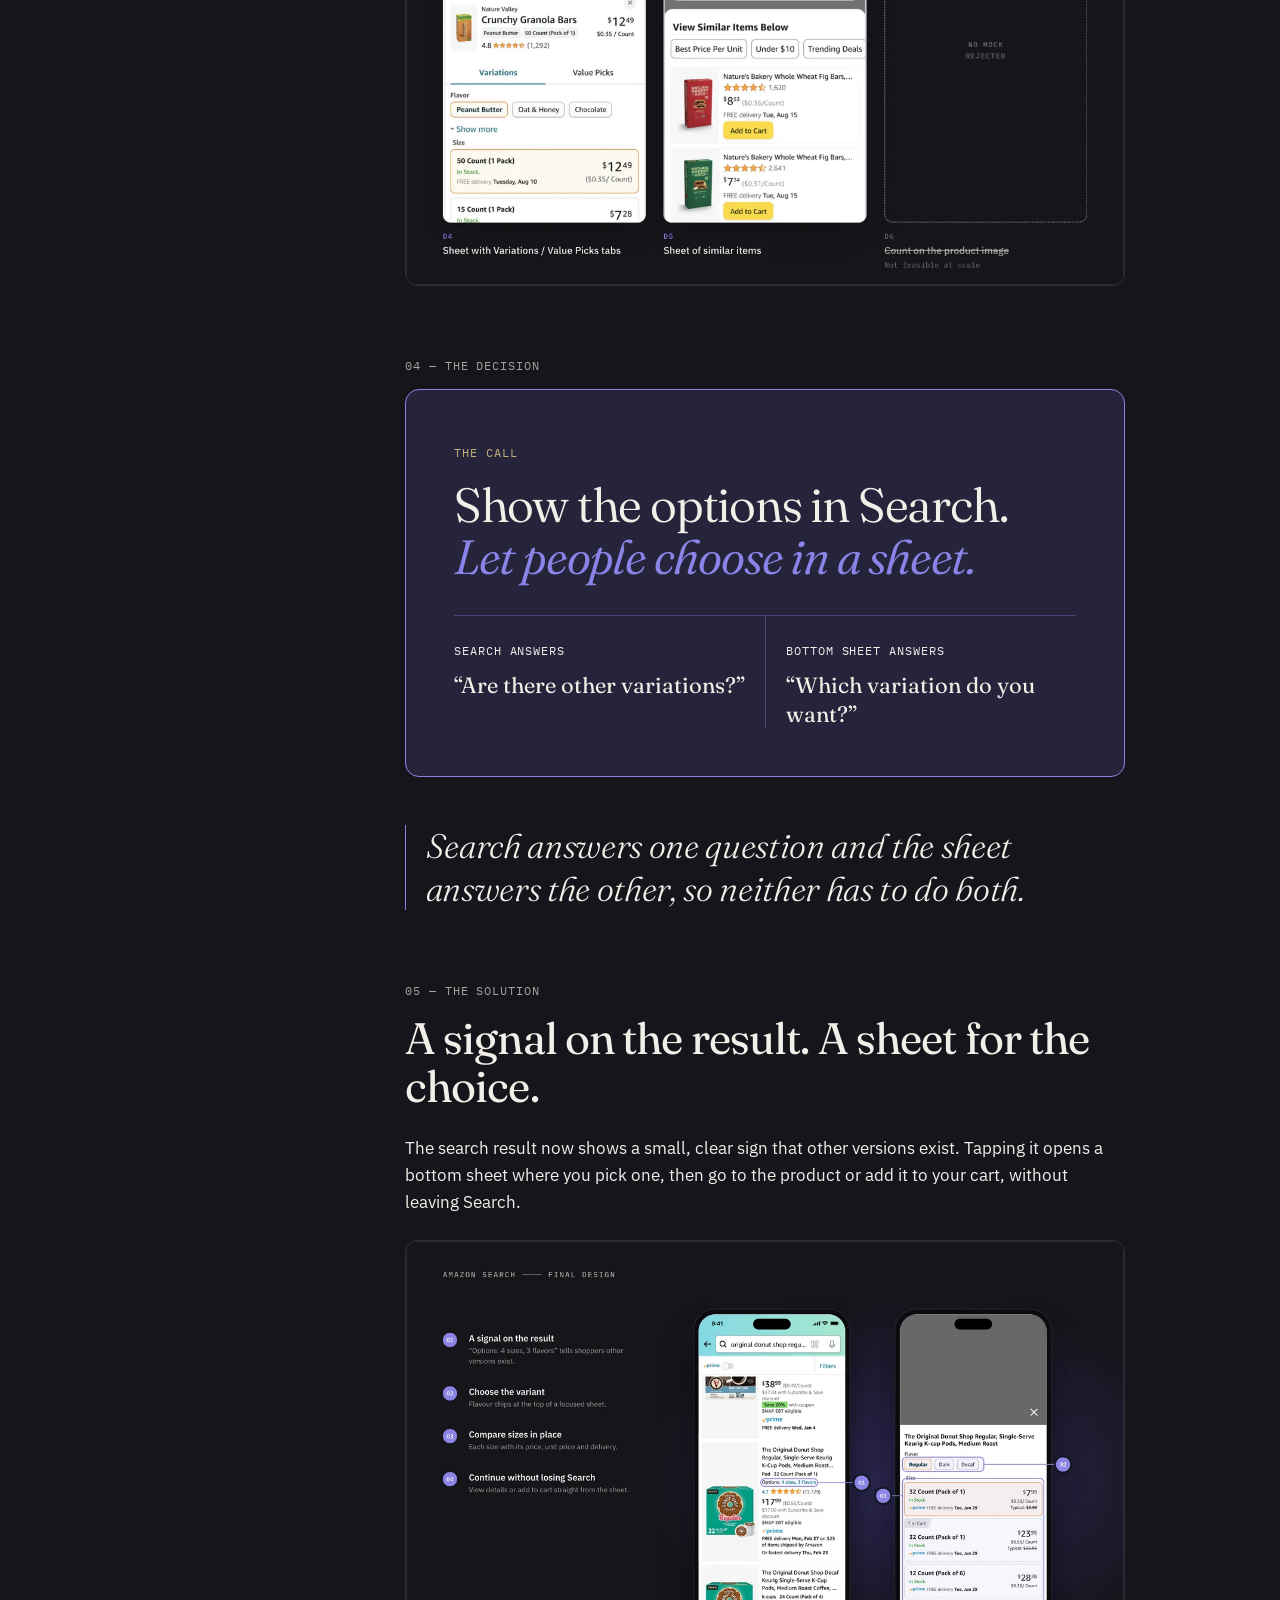
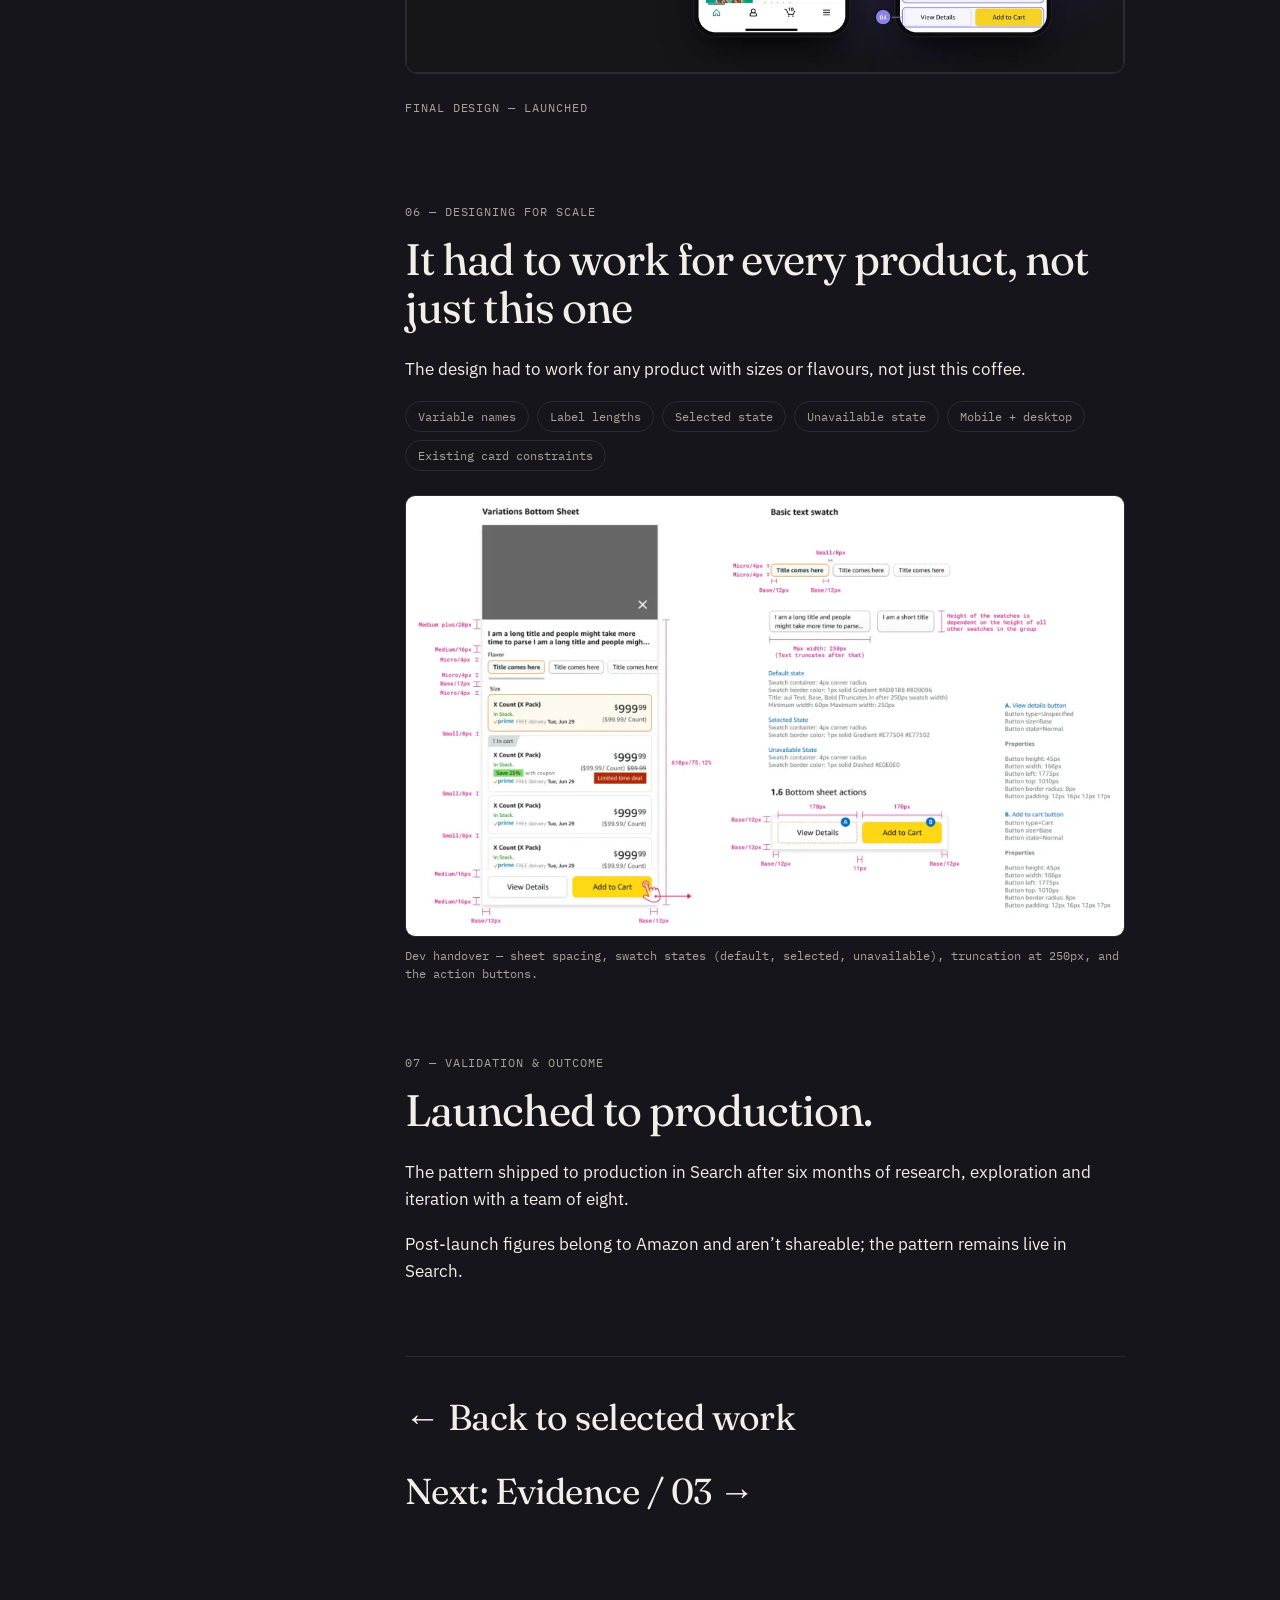
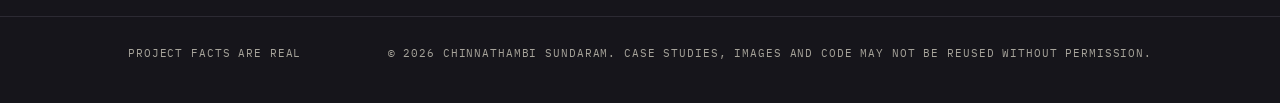
<file: variations-discovery.html>
<!DOCTYPE html>
<html lang="en">
<head>
<meta charset="utf-8">
<meta name="viewport" content="width=device-width, initial-scale=1">
<title>Variations Discovery — Chinnathambi Sundaram</title>
<meta name="description" content="Case study: making product variations discoverable from Amazon Search. UX/UI Designer, 6 months, launched to production.">
<meta name="theme-color" content="#16151B">
<link rel="canonical" href="https://chinnathambis.github.io/variations-discovery.html">
<meta property="og:type" content="article">
<meta property="og:title" content="Variations Discovery — Chinnathambi Sundaram">
<meta property="og:description" content="The product was easy to find. The right variant wasn’t.">
<meta property="og:url" content="https://chinnathambis.github.io/variations-discovery.html">
<meta name="twitter:card" content="summary">
<link rel="icon" href="assets/favicon.svg" type="image/svg+xml">
<script>
  (function(){
    try{ if(localStorage.getItem('theme')==='light') document.documentElement.setAttribute('data-theme','light'); }catch(e){}
    document.documentElement.classList.add('js');
  })();
</script>
<link rel="preconnect" href="https://fonts.googleapis.com">
<link rel="preconnect" href="https://fonts.gstatic.com" crossorigin>
<link rel="stylesheet" href="https://fonts.googleapis.com/css2?family=Fraunces:ital,opsz,wght@0,9..144,300..600;1,9..144,300..600&family=IBM+Plex+Mono:wght@400;500&family=IBM+Plex+Sans:wght@400;500&display=swap">
<link rel="stylesheet" href="assets/base.css?v=202610231848">
<link rel="stylesheet" href="assets/case-study.css?v=202610231848">
</head>
<body>
<a class="skip-link" href="#main">Skip to content</a>
<div class="progress" aria-hidden="true"></div>

<header class="site-header">
  <div class="wrap">
    <a class="back-link" href="./"><span aria-hidden="true">←</span> Chinnathambi Sundaram — Portfolio</a>
    <div class="header-right">
      <nav class="site-nav" aria-label="Primary">
        <ul>
          <li class="nav-resume"><a href="assets/Chinnathambi_Sundaram_Resume.pdf" target="_blank" rel="noopener">Resume<span class="sr-only"> (PDF, opens in a new tab)</span></a></li>
          <li><a href="./#contact">Contact</a></li>
        </ul>
      </nav>
      <button class="theme-toggle" type="button" aria-label="Switch to day theme">☀</button>
    </div>
  </div>
</header>

<main id="main">
  <section class="cs-intro">
    <div class="wrap">
      <p class="eyebrow">Evidence / 02 · Amazon · Variations Discovery</p>
      <h1 style="view-transition-name:vd-title">The product was easy to find. The right variant <em>wasn’t.</em></h1>
      <p class="cs-lede" data-reveal>Helping shoppers find the right size or flavour straight from Search, without cluttering the result card.</p>
      <dl class="meta" data-reveal>
        <div><dt>Role</dt><dd>UX/UI Designer</dd></div>
        <div><dt>Team</dt><dd>8 — 2 designers, 4 devs, 1 tech lead, 1 PM</dd></div>
        <div><dt>Duration</dt><dd>6 months</dd></div>
        <div><dt>Status</dt><dd>Launched to production</dd></div>
      </dl>
      <p class="cs-lede" data-reveal style="margin-top:24px;font-size:clamp(15px,1.4vw,17px)">I was one of the UX/UI designers on a team spread across the US and Europe, where design ownership was shared. I proposed design directions and owned parts of the final design.</p>
      <figure class="fig qnb-cover" data-reveal style="margin-top:clamp(48px,7vw,88px)"><picture class="theme-dark"><source type="image/webp" srcset="assets/case/vd/cover2-dark-1200.webp?v=1 1200w, assets/case/vd/cover2-dark-1600.webp?v=1 1600w, assets/case/vd/cover2-dark.webp?v=1 2400w" sizes="(max-width: 1200px) calc(100vw - 32px), 760px"><img src="assets/case/vd/cover2-dark.jpg?v=1" width="2400" height="1350" alt="Final Amazon Search design on two phones: a search result with the line Options: 4 sizes, 3 flavors highlighted, connected by an arrow to a bottom sheet where the flavour is chosen from Regular, Dark and Decaf chips above a list of sizes." fetchpriority="high" decoding="async" data-zoom></picture><picture class="theme-light"><source type="image/webp" srcset="assets/case/vd/cover2-light-1200.webp?v=1 1200w, assets/case/vd/cover2-light-1600.webp?v=1 1600w, assets/case/vd/cover2-light.webp?v=1 2400w" sizes="(max-width: 1200px) calc(100vw - 32px), 760px"><img src="assets/case/vd/cover2-light.jpg?v=1" width="2400" height="1350" alt="Final Amazon Search design on two phones: a search result with the line Options: 4 sizes, 3 flavors highlighted, connected by an arrow to a bottom sheet where the flavour is chosen from Regular, Dark and Decaf chips above a list of sizes." fetchpriority="high" decoding="async" data-zoom></picture></figure>
    </div>
  </section>

  <div class="wrap">
    <div class="cs-grid">
      <nav class="toc" aria-label="Case study sections">
        <ol>
          <li><a href="#problem">01 The Problem</a></li>
          <li><a href="#signal">02 The Signal</a></li>
          <li><a href="#exploration">03 Exploration</a></li>
          <li><a href="#decision">04 The Decision</a></li>
          <li><a href="#solution">05 The Solution</a></li>
          <li><a href="#scale">06 Designing for Scale</a></li>
          <li><a href="#outcome">07 Validation &amp; Outcome</a></li>
        </ol>
      </nav>

      <div class="cs-body">
        <!-- 01 -->
        <section class="cs-sec" id="problem" aria-labelledby="h-problem">
          <span class="kicker" data-reveal>01 — The Problem</span>
          <h2 id="h-problem" data-reveal>The product was easy to find. The right variant wasn’t.</h2>
          <p data-reveal>Search “original donut shop regular” and the result shows one version: the 32-count pack of Regular K-Cup pods. Other sizes and flavours existed, but the only sign of them was a line of plain text: “Options: 4 sizes, 3 flavors.”</p>
          <p class="soft" data-reveal>Customers who wanted a different size had to land on the wrong one first, then find their way to the right one. The sizes were in the catalogue; Search just didn’t show them.</p>
          <figure class="fig qnb-cover" data-reveal><picture class="theme-dark"><source type="image/webp" srcset="assets/case/vd/problem2-dark-1200.webp?v=1 1200w, assets/case/vd/problem2-dark-1600.webp?v=1 1600w, assets/case/vd/problem2-dark.webp?v=1 2400w" sizes="(max-width: 1200px) calc(100vw - 32px), 760px"><img src="assets/case/vd/problem2-dark.jpg?v=1" width="2400" height="1350" alt="The current Amazon Search result for a Keurig coffee product. The line Options: 4 sizes, 3 flavors is highlighted: plain text between the product title and the star rating." loading="lazy" decoding="async" data-zoom></picture><picture class="theme-light"><source type="image/webp" srcset="assets/case/vd/problem2-light-1200.webp?v=1 1200w, assets/case/vd/problem2-light-1600.webp?v=1 1600w, assets/case/vd/problem2-light.webp?v=1 2400w" sizes="(max-width: 1200px) calc(100vw - 32px), 760px"><img src="assets/case/vd/problem2-light.jpg?v=1" width="2400" height="1350" alt="The current Amazon Search result for a Keurig coffee product. The line Options: 4 sizes, 3 flavors is highlighted: plain text between the product title and the star rating." loading="lazy" decoding="async" data-zoom></picture><figcaption>Before — the variation count was plain text above the ratings.</figcaption></figure>
        </section>

        <!-- 02 -->
        <section class="cs-sec" id="signal" aria-labelledby="h-signal">
          <span class="kicker" data-reveal>02 — The Signal</span>
          <h2 id="h-signal" data-reveal>People understood the idea. They just didn’t see it.</h2>
          <p class="soft" data-reveal>From usability research, not business metrics.</p>
          <div class="stats" data-reveal>
            <div class="stat"><b>~50%</b><span>of participants missed the existing variation message</span></div>
            <div class="stat"><b>80%+</b><span>clicked the intended area across tested concepts</span></div>
            <div class="stat"><b>4.58<small style="font-size:.45em;color:var(--ink-soft)">/5</small></b><span>highest clarity rating among concepts</span></div>
          </div>
          <p data-reveal>The existing message worked when people noticed it, but about half of them didn’t. When we made it visible, people understood it and used it.</p>
          <div class="evidence" data-reveal>
            <figure class="ev-card"><div class="ev-head"><span class="ev-n">01</span><span class="ev-label">Clarity ratings</span></div><div class="ev-stage"><picture><source type="image/webp" srcset="assets/case/vd/research-clarity-640.webp 640w, assets/case/vd/research-clarity-960.webp 960w, assets/case/vd/research-clarity-1202.webp 1202w" sizes="(max-width: 640px) 78vw, 240px"><img data-full="assets/case/vd/research-clarity-1202.webp" src="assets/case/vd/research-clarity.png" width="1202" height="696" alt="Bar chart of clarity ratings out of 5 for the current experience and seven concepts" loading="lazy" decoding="async" data-zoom></picture><span class="ev-zoom" aria-hidden="true">↗</span></div><figcaption>Clarity per concept, averaged out of 5. 00 is the current experience.</figcaption></figure>
            <figure class="ev-card"><div class="ev-head"><span class="ev-n">02</span><span class="ev-label">Heatmaps</span></div><div class="ev-stage"><picture><source type="image/webp" srcset="assets/case/vd/research-heatmaps-00-01-640.webp 640w, assets/case/vd/research-heatmaps-00-01-960.webp 960w, assets/case/vd/research-heatmaps-00-01-1280.webp 1280w, assets/case/vd/research-heatmaps-00-01-1548.webp 1548w" sizes="(max-width: 640px) 78vw, 240px"><img data-full="assets/case/vd/research-heatmaps-00-01-1548.webp" src="assets/case/vd/research-heatmaps-00-01.png" width="1548" height="696" alt="Click-test heatmaps for the current experience and an in-line dropdown concept" loading="lazy" decoding="async" data-zoom></picture><span class="ev-zoom" aria-hidden="true">↗</span></div><figcaption>Click-test heatmaps — current experience (00) vs. in-line dropdown (01).</figcaption></figure>
            <figure class="ev-card"><div class="ev-head"><span class="ev-n">03</span><span class="ev-label">Search habits</span></div><div class="ev-stage"><picture><source type="image/webp" srcset="assets/case/vd/research-find-versions-640.webp 640w, assets/case/vd/research-find-versions-960.webp 960w, assets/case/vd/research-find-versions-1198.webp 1198w" sizes="(max-width: 640px) 78vw, 240px"><img data-full="assets/case/vd/research-find-versions-1198.webp" src="assets/case/vd/research-find-versions.png" width="1198" height="676" alt="Bar chart of how participants usually find different versions of everyday products" loading="lazy" decoding="async" data-zoom></picture><span class="ev-zoom" aria-hidden="true">↗</span></div><figcaption>How participants usually find other versions of everyday products.</figcaption></figure>
          </div>
          <p class="kicker screens-caption ev-hint" data-reveal>Click any chart to enlarge</p>
        </section>

        <!-- 03 -->
        <section class="cs-sec" id="exploration" aria-labelledby="h-exploration">
          <span class="kicker" data-reveal>03 — Exploration</span>
          <h2 id="h-exploration" data-reveal>How other shops show variations</h2>
          <p data-reveal>A quick look at how other shops show that more options exist, right on the search result.</p>
          <div class="scan" data-reveal><span class="tag">Walmart</span><span class="tag">Flipkart</span><span class="tag">Temu</span></div>
          <div class="screens" data-reveal>
            <figure class="device"><div class="iphone"><span class="island" aria-hidden="true"></span><picture><source type="image/webp" srcset="assets/case/vd/bench-walmart-search-options-320.webp 320w, assets/case/vd/bench-walmart-search-options-478.webp 478w" sizes="(max-width: 640px) 68vw, 230px"><img data-full="assets/case/vd/bench-walmart-search-options-478.webp" src="assets/case/vd/bench-walmart-search-options.png" width="478" height="1034" alt="Walmart search result with an Options button" loading="lazy" decoding="async" data-zoom></picture></div><figcaption>Walmart — Options CTA on the result</figcaption></figure>
            <figure class="device"><div class="iphone"><span class="island" aria-hidden="true"></span><picture><source type="image/webp" srcset="assets/case/vd/bench-flipkart-bottom-sheet-320.webp 320w, assets/case/vd/bench-flipkart-bottom-sheet-478.webp 478w" sizes="(max-width: 640px) 68vw, 230px"><img data-full="assets/case/vd/bench-flipkart-bottom-sheet-478.webp" src="assets/case/vd/bench-flipkart-bottom-sheet.png" width="478" height="1037" alt="Flipkart bottom sheet for choosing a pack size" loading="lazy" decoding="async" data-zoom></picture></div><figcaption>Flipkart — size choice in a sheet</figcaption></figure>
            <figure class="device"><div class="iphone"><span class="island" aria-hidden="true"></span><picture><source type="image/webp" srcset="assets/case/vd/bench-temu-bottom-sheet-320.webp 320w, assets/case/vd/bench-temu-bottom-sheet-478.webp 478w" sizes="(max-width: 640px) 68vw, 230px"><img data-full="assets/case/vd/bench-temu-bottom-sheet-478.webp" src="assets/case/vd/bench-temu-bottom-sheet.png" width="478" height="1037" alt="Temu bottom sheet for choosing a colour variant" loading="lazy" decoding="async" data-zoom></picture></div><figcaption>Temu — variant sheet over search</figcaption></figure>
          </div>
          <p data-reveal>We explored six directions: two on the search result, three for the screen where shoppers choose, and one we dropped before designing it.</p>
          <span class="kicker" data-reveal style="display:block;margin:24px 0 -8px">Six directions — on the result and in the selection surface</span>
          <figure class="fig qnb-cover" data-reveal><picture class="theme-dark"><source type="image/webp" srcset="assets/case/vd/explore2-dark-1200.webp?v=4 1200w, assets/case/vd/explore2-dark-1600.webp?v=4 1600w, assets/case/vd/explore2-dark.webp?v=4 2400w" sizes="(max-width: 1200px) calc(100vw - 32px), 760px"><img src="assets/case/vd/explore2-dark.jpg?v=4" width="2400" height="2940" alt="Six explored directions, on the Search result and in the selection surface, each with its mock: D1 count as a text link under the image; D2 count as a pill under the image; D3 full-screen Variations and Value Picks; D4 bottom sheet with Variations and Value Picks tabs; D5 bottom sheet of similar items; D6 count on the product image, rejected as not feasible at scale, with no mock." loading="lazy" decoding="async" data-zoom></picture><picture class="theme-light"><source type="image/webp" srcset="assets/case/vd/explore2-light-1200.webp?v=4 1200w, assets/case/vd/explore2-light-1600.webp?v=4 1600w, assets/case/vd/explore2-light.webp?v=4 2400w" sizes="(max-width: 1200px) calc(100vw - 32px), 760px"><img src="assets/case/vd/explore2-light.jpg?v=4" width="2400" height="2940" alt="Six explored directions, on the Search result and in the selection surface, each with its mock: D1 count as a text link under the image; D2 count as a pill under the image; D3 full-screen Variations and Value Picks; D4 bottom sheet with Variations and Value Picks tabs; D5 bottom sheet of similar items; D6 count on the product image, rejected as not feasible at scale, with no mock." loading="lazy" decoding="async" data-zoom></picture></figure>
        </section>

        <!-- 04 -->
        <section class="cs-sec" id="decision" aria-labelledby="h-decision">
          <span class="kicker" data-reveal>04 — The Decision</span>
          <div class="decision" data-reveal>
            <span class="eyebrow">The call</span>
            <p class="statement" id="h-decision" role="heading" aria-level="2">Show the options in Search.<br><em>Let people choose in a sheet.</em></p>
            <div class="decision-map">
              <div><span class="kicker">Search answers</span><p>“Are there other variations?”</p></div>
              <div><span class="kicker">Bottom sheet answers</span><p>“Which variation do you want?”</p></div>
            </div>
          </div>
          <p class="pullquote" data-reveal>Search answers one question and the sheet answers the other, so neither has to do both.</p>
        </section>

        <!-- 05 -->
        <section class="cs-sec" id="solution" aria-labelledby="h-solution">
          <span class="kicker" data-reveal>05 — The Solution</span>
          <h2 id="h-solution" data-reveal>A signal on the result. A sheet for the choice.</h2>
          <p data-reveal>The search result now shows a small, clear sign that other versions exist. Tapping it opens a bottom sheet where you pick one, then go to the product or add it to your cart, without leaving Search.</p>

          <figure class="fig qnb-cover" data-reveal><picture class="theme-dark"><source type="image/webp" srcset="assets/case/vd/solution2-dark-1200.webp?v=1 1200w, assets/case/vd/solution2-dark-1600.webp?v=1 1600w, assets/case/vd/solution2-dark.webp?v=1 2400w" sizes="(max-width: 1200px) calc(100vw - 32px), 760px"><img src="assets/case/vd/solution2-dark.jpg?v=1" width="2400" height="1440" alt="The final design annotated in four steps: 01 the Options line on the search result; 02 flavour chips at the top of the bottom sheet; 03 sizes listed with price, unit price and delivery; 04 View Details and Add to Cart buttons at the bottom of the sheet." loading="lazy" decoding="async" data-zoom></picture><picture class="theme-light"><source type="image/webp" srcset="assets/case/vd/solution2-light-1200.webp?v=1 1200w, assets/case/vd/solution2-light-1600.webp?v=1 1600w, assets/case/vd/solution2-light.webp?v=1 2400w" sizes="(max-width: 1200px) calc(100vw - 32px), 760px"><img src="assets/case/vd/solution2-light.jpg?v=1" width="2400" height="1440" alt="The final design annotated in four steps: 01 the Options line on the search result; 02 flavour chips at the top of the bottom sheet; 03 sizes listed with price, unit price and delivery; 04 View Details and Add to Cart buttons at the bottom of the sheet." loading="lazy" decoding="async" data-zoom></picture></figure>
          <p class="kicker screens-caption" data-reveal>Final design — launched</p>
        </section>

        <!-- 06 -->
        <section class="cs-sec" id="scale" aria-labelledby="h-scale">
          <span class="kicker" data-reveal>06 — Designing for Scale</span>
          <h2 id="h-scale" data-reveal>It had to work for every product, not just this one</h2>
          <p data-reveal>The design had to work for any product with sizes or flavours, not just this coffee.</p>
          <div class="scale-tags" data-reveal>
            <span class="tag">Variable names</span>
            <span class="tag">Label lengths</span>
            <span class="tag">Selected state</span>
            <span class="tag">Unavailable state</span>
            <span class="tag">Mobile + desktop</span>
            <span class="tag">Existing card constraints</span>
          </div>
          <figure class="fig" data-reveal><picture><source type="image/webp" srcset="assets/case/vd/redlines-640.webp 640w, assets/case/vd/redlines-960.webp 960w, assets/case/vd/redlines-1280.webp 1280w, assets/case/vd/redlines-1600.webp 1600w" sizes="(max-width: 1000px) calc(100vw - 32px), 720px"><img data-full="assets/case/vd/redlines-1600.webp" src="assets/case/vd/redlines.png" width="1600" height="980" alt="Developer handover redlines for the variations bottom sheet, text swatches and action buttons" loading="lazy" decoding="async" data-zoom></picture><figcaption>Dev handover — sheet spacing, swatch states (default, selected, unavailable), truncation at 250px, and the action buttons.</figcaption></figure>
        </section>

        <!-- 07 -->
        <section class="cs-sec" id="outcome" aria-labelledby="h-outcome">
          <span class="kicker" data-reveal>07 — Validation &amp; Outcome</span>
          <h2 id="h-outcome" data-reveal>Launched to production.</h2>
          <p data-reveal>The pattern shipped to production in Search after six months of research, exploration and iteration with a team of eight.</p>
          <p data-reveal>Post-launch figures belong to Amazon and aren’t shareable; the pattern remains live in Search.</p>
        </section>

        <div class="next">
          <a href="./#work"><span aria-hidden="true">←</span> Back to selected work</a>
          <a class="fwd" href="evidence-03.html">Next: Evidence / 03 <span aria-hidden="true">→</span></a>
        </div>
      </div>
    </div>
  </div>
</main>

<footer class="site-footer">
  <div class="wrap">
    <p>Project facts are real</p>
    <p>© 2026 Chinnathambi Sundaram. Case studies, images and code may not be reused without permission.</p>
  </div>
</footer>

<dialog class="lightbox" aria-label="Enlarged image">
  <button class="x" type="button" aria-label="Close">×</button>
  <img alt="">
  <p></p>
</dialog>

<script src="assets/site.js?v=202610231848"></script>
<script src="assets/case-study.js?v=202610231848"></script>
</body>
</html>
</file>
<file: assets/base.css>
/* ==========================================================================
   Chinnathambi Sundaram — Portfolio · shared foundation
   Dark editorial, restrained, senior, systems-oriented.
   No gradients, no glow, no glassmorphism, no bounce.
   ========================================================================== */

/* ---------- Tokens ---------- */
:root{
  --bg:#16151B;
  --bg-raised:#1D1C24;
  --ink:#F1EFE8;
  --ink-soft:#A7A49B;
  --line:#2C2A33;
  --accent:#8B84E8;
  --accent-soft:#26243A;
  --brass:#C4AE7C;
  --band:#111016;       /* deeper tone for alternating sections */

  --ease:cubic-bezier(.22,.61,.36,1);
  --ease-out-expo:cubic-bezier(.16,1,.3,1);
  --dur-fast:180ms;
  --dur-med:320ms;
  --dur-slow:900ms;

  --serif:"Fraunces", Georgia, "Times New Roman", serif;
  --sans:"IBM Plex Sans", system-ui, -apple-system, "Segoe UI", sans-serif;
  --mono:"IBM Plex Mono", ui-monospace, "SF Mono", Menlo, monospace;

  --gutter:clamp(16px, 4vw, 48px);
  --max:1120px;
  --header-h:64px;

  color-scheme:dark;
}
:root[data-theme="light"]{
  --bg:#F6F5F1;
  --bg-raised:#FFFFFF;
  --ink:#1C1B17;
  --ink-soft:#55534A;
  --line:#DEDAD0;
  --accent:#3F3AA3;
  --accent-soft:#E9E7F7;
  --brass:#8C7A54;
  --band:#ECEAE3;
  color-scheme:light;
}

/* ---------- Reset ---------- */
*,*::before,*::after{box-sizing:border-box}
html{-webkit-text-size-adjust:100%;text-size-adjust:100%;scroll-behavior:smooth;scroll-padding-top:calc(var(--header-h) + 16px)}
body{
  margin:0;
  background:var(--bg);
  color:var(--ink);
  font-family:var(--sans);
  font-size:17px;
  line-height:1.6;
  -webkit-font-smoothing:antialiased;
  -moz-osx-font-smoothing:grayscale;
  text-rendering:optimizeLegibility;
  transition:background-color var(--dur-med) var(--ease), color var(--dur-med) var(--ease);
  overflow-x:hidden;
}
img,svg,canvas{display:block;max-width:100%}
a{color:inherit}
button{font:inherit;color:inherit}
::selection{background:var(--accent);color:var(--bg)}
:focus-visible{outline:2px solid var(--accent);outline-offset:3px;border-radius:4px}

.skip-link{
  position:absolute;left:var(--gutter);top:-100px;z-index:100;
  background:var(--ink);color:var(--bg);padding:8px 14px;border-radius:6px;
  font-family:var(--mono);font-size:13px;text-decoration:none;
}
.skip-link:focus{top:12px}

.wrap{width:100%;max-width:var(--max);margin:0 auto;padding:0 var(--gutter)}

/* ---------- Type primitives ---------- */
.eyebrow,.kicker,.mono{
  font-family:var(--mono);
  font-size:12px;
  letter-spacing:.08em;
  text-transform:uppercase;
}
.eyebrow{color:var(--brass)}
.kicker{color:var(--ink-soft)}
.flag{font-family:var(--mono);font-size:12px;letter-spacing:.04em;color:var(--brass)}

/* ---------- Header ---------- */
.site-header{
  position:fixed;inset:0 0 auto 0;z-index:50;
  height:var(--header-h);
  display:flex;align-items:center;
  background:color-mix(in srgb, var(--bg) 90%, transparent);
  border-bottom:1px solid transparent;
  transition:border-color var(--dur-med) var(--ease), background-color var(--dur-med) var(--ease), transform var(--dur-med) var(--ease);
  view-transition-name:site-header;
}
.site-header.is-scrolled{border-bottom-color:var(--line)}
.site-header.is-hidden{transform:translateY(-100%)}
.site-header .wrap{display:flex;align-items:center;justify-content:space-between;gap:16px}
.brand{font-family:var(--serif);font-size:18px;text-decoration:none;letter-spacing:-.01em;white-space:nowrap}
.header-right{display:flex;align-items:center;gap:clamp(12px,2.4vw,28px)}
.site-nav ul{display:flex;align-items:center;gap:clamp(14px,2.4vw,28px);list-style:none;margin:0;padding:0}
.site-nav .sep{width:1px;height:14px;background:var(--line)}
.site-nav a{
  position:relative;
  font-family:var(--mono);font-size:13px;letter-spacing:.04em;
  text-decoration:none;color:var(--ink-soft);
  transition:color var(--dur-fast) var(--ease);
}
.site-nav a::after{
  content:"";position:absolute;left:0;right:0;bottom:-4px;height:1px;
  background:currentColor;transform:scaleX(0);transform-origin:right;
  transition:transform var(--dur-med) var(--ease);
}
.site-nav a:hover,.site-nav a[aria-current="true"]{color:var(--ink)}
.site-nav a:hover::after,.site-nav a[aria-current="true"]::after{transform:scaleX(1);transform-origin:left}
@media (max-width:760px){ .site-nav .nav-section{display:none} .site-nav .sep{display:none} }
@media (max-width:420px){
  .brand{font-size:15px}
  .header-right{gap:10px}
  .site-nav ul{gap:12px}
  .site-nav a{font-size:12px;letter-spacing:0}
  .theme-toggle{width:30px;height:30px;font-size:13px}
}

.back-link{
  font-family:var(--mono);font-size:13px;letter-spacing:.02em;text-decoration:none;color:var(--ink-soft);
  transition:color var(--dur-fast) var(--ease);
  white-space:nowrap;overflow:hidden;text-overflow:ellipsis;min-width:0;
}
.back-link:hover{color:var(--ink)}
.back-link span{display:inline-block;transition:transform var(--dur-med) var(--ease)}
.back-link:hover span{transform:translateX(-3px)}

.theme-toggle{
  flex:none;
  width:34px;height:34px;border-radius:50%;
  border:1px solid var(--line);background:transparent;cursor:pointer;
  display:grid;place-items:center;font-size:15px;line-height:1;
  transition:border-color var(--dur-fast) var(--ease), transform var(--dur-med) var(--ease);
}
/* Small phones: must come after the base toggle rule, or the base size wins */
@media (max-width:420px){ .theme-toggle{width:30px;height:30px;font-size:13px} }
/* Very small phones: the header can't fit brand + two links + toggle; Resume stays in the Contact section */
@media (max-width:400px){ .site-nav .nav-resume{display:none} }
.theme-toggle:hover{border-color:var(--ink-soft)}
.theme-toggle:active{transform:scale(.94)}

/* ---------- Sections ---------- */
.section{padding:clamp(88px,12vw,144px) 0}

/* ---------- Section rhythm: tonal bands ---------- */
.band{background:var(--band);transition:background-color var(--dur-med) var(--ease)}
/* Full-bleed band for sections that live inside a narrower column */
.bleed{box-shadow:0 0 0 100vmax var(--bg);clip-path:inset(0 -100vmax)}
.band.bleed{box-shadow:0 0 0 100vmax var(--band)}
.section-head{
  display:flex;align-items:baseline;justify-content:space-between;gap:16px;flex-wrap:wrap;
  padding-bottom:20px;border-bottom:1px solid var(--line);margin-bottom:clamp(32px,5vw,56px);
}
.section-head h2{
  font-family:var(--serif);font-weight:400;
  font-size:clamp(32px,5vw,52px);line-height:1.05;letter-spacing:-.02em;margin:0;
}

/* ---------- Scroll reveal (only when JS is present) ---------- */
.js [data-reveal]{
  opacity:0;transform:translateY(18px);
  transition:opacity var(--dur-slow) var(--ease-out-expo), transform var(--dur-slow) var(--ease-out-expo);
  transition-delay:var(--d,0ms);
}
.js [data-reveal].is-in{opacity:1;transform:none}

/* ---------- Placeholder toast (for dummy links) ---------- */
.toast{
  position:fixed;left:50%;bottom:24px;z-index:80;
  transform:translate(-50%,16px);opacity:0;pointer-events:none;
  max-width:calc(100vw - 32px);
  background:var(--bg-raised);border:1px solid var(--line);border-radius:8px;
  padding:10px 16px;font-family:var(--mono);font-size:12px;letter-spacing:.04em;color:var(--brass);
  transition:opacity var(--dur-med) var(--ease), transform var(--dur-med) var(--ease);
}
.toast.is-on{opacity:1;transform:translate(-50%,0)}

/* ---------- Contact ---------- */
.contact{padding:clamp(104px,14vw,176px) 0}
.contact h2{
  font-family:var(--serif);font-weight:400;font-size:clamp(40px,7vw,88px);line-height:1;letter-spacing:-.03em;margin:16px 0 32px;
}
.contact h2 em{font-style:italic;color:var(--accent)}
.contact-list{list-style:none;margin:0;padding:0;border-top:1px solid var(--line)}
.contact-list li{
  display:flex;justify-content:space-between;align-items:baseline;gap:16px;flex-wrap:wrap;
  padding:18px 0;border-bottom:1px solid var(--line);
}
.contact-list .label{font-family:var(--mono);font-size:12px;letter-spacing:.08em;text-transform:uppercase;color:var(--ink-soft)}
.contact-link{
  font-family:var(--serif);font-size:clamp(18px,2.4vw,24px);letter-spacing:-.01em;text-decoration:none;color:var(--ink);
  overflow-wrap:anywhere;
  text-decoration:underline;text-decoration-thickness:1px;text-underline-offset:5px;text-decoration-color:transparent;
  transition:text-decoration-color var(--dur-med) var(--ease), color var(--dur-fast) var(--ease);
}
.contact-link:hover{color:var(--accent);text-decoration-color:currentColor}
.contact-link span{display:inline-block;font-size:.7em;color:var(--ink-soft);transition:transform var(--dur-med) var(--ease), color var(--dur-fast) var(--ease)}
.contact-link:hover span{transform:translate(2px,-2px);color:var(--accent)}
.sr-only{position:absolute;width:1px;height:1px;overflow:hidden;clip:rect(0 0 0 0);white-space:nowrap}

/* ---------- Footer ---------- */
.site-footer{margin-top:0;border-top:1px solid var(--line);padding:28px 0 40px}
.site-footer .wrap{display:flex;justify-content:space-between;gap:16px;flex-wrap:wrap}
.site-footer p{margin:0;font-family:var(--mono);font-size:11px;letter-spacing:.08em;text-transform:uppercase;color:var(--ink-soft)}

/* ---------- Cross-page view transitions (progressive enhancement) ---------- */
@view-transition{navigation:auto}
::view-transition-old(root),::view-transition-new(root){animation-duration:420ms;animation-timing-function:var(--ease)}
::view-transition-group(vd-title),::view-transition-group(ev02-title),::view-transition-group(ev03-title){animation-duration:620ms;animation-timing-function:var(--ease-out-expo)}

/* ---------- Reduced motion — always present ---------- */
@media (prefers-reduced-motion: reduce){
  *, *::before, *::after{
    animation-duration: 0.001ms !important;
    transition-duration: 0.001ms !important;
    scroll-behavior: auto !important;
  }
  html{scroll-behavior:auto}
  .js [data-reveal]{opacity:1;transform:none}
  ::view-transition-group(*),::view-transition-old(*),::view-transition-new(*){animation:none !important}
}
</file>
<file: assets/case-study.css>
/* Shared case study layout — used by every Evidence page. */

/* ================= READING PROGRESS ================= */
.progress{position:fixed;left:0;top:0;height:1px;width:100%;z-index:60;background:var(--accent);transform-origin:0 50%;transform:scaleX(var(--p,0));pointer-events:none}

/* ================= INTRO ================= */
.cs-intro{padding:calc(var(--header-h) + clamp(64px,10vw,128px)) 0 0}
.cs-intro h1{
  font-family:var(--serif);font-weight:350;
  font-size:clamp(40px,7.4vw,96px);line-height:1;letter-spacing:-.035em;
  margin:24px 0 0;max-width:16ch;
}
.cs-intro h1.long{font-size:clamp(32px,4.6vw,60px);line-height:1.06;letter-spacing:-.025em;max-width:24ch}
.cs-intro h1 em{font-style:italic;color:var(--accent);font-weight:300}
.cs-lede{max-width:620px;color:var(--ink-soft);font-size:clamp(17px,1.7vw,19px);margin:32px 0 0}
.meta{
  display:grid;grid-template-columns:repeat(4,1fr);gap:0;
  margin-top:clamp(48px,7vw,80px);border-top:1px solid var(--line);border-bottom:1px solid var(--line);
}
.meta div{padding:20px 20px 22px 0}
.meta div + div{padding-left:20px;border-left:1px solid var(--line)}
.meta dt{font-family:var(--mono);font-size:11px;letter-spacing:.08em;text-transform:uppercase;color:var(--ink-soft);margin-bottom:6px}
.meta dd{margin:0;font-size:15px}
@media (max-width:760px){
  .meta{grid-template-columns:1fr 1fr}
  .meta div:nth-child(3){padding-left:0;border-left:0}
  .meta div:nth-child(n+3){border-top:1px solid var(--line)}
}

/* ================= LAYOUT: sticky index + body ================= */
.cs-grid{display:grid;grid-template-columns:200px minmax(0,1fr);gap:clamp(32px,6vw,88px);margin-top:clamp(56px,7vw,88px)}
.toc{position:sticky;top:calc(var(--header-h) + 32px);align-self:start}
.toc ol{list-style:none;margin:0;padding:0;border-left:1px solid var(--line)}
.toc a{
  display:block;padding:7px 0 7px 16px;margin-left:-1px;border-left:1px solid transparent;
  font-family:var(--mono);font-size:12px;letter-spacing:.03em;color:var(--ink-soft);text-decoration:none;
  transition:color var(--dur-fast) var(--ease), border-color var(--dur-med) var(--ease);
}
.toc a:hover{color:var(--ink)}
.toc a[aria-current="true"]{color:var(--ink);border-left-color:var(--accent)}
@media (max-width:1000px){ .cs-grid{grid-template-columns:minmax(0,1fr)} .toc{display:none} }

.cs-body{max-width:720px;min-width:0}
.cs-sec{padding:0 0 clamp(48px,5.5vw,72px)}
.cs-sec > :last-child{margin-bottom:0}
.cs-sec > .kicker{display:block;margin-bottom:14px}
.cs-sec h2{
  font-family:var(--serif);font-weight:400;
  font-size:clamp(28px,4vw,44px);line-height:1.1;letter-spacing:-.02em;margin:0 0 24px;
}
.cs-sec p{margin:0 0 18px}
.cs-sec p.soft{color:var(--ink-soft)}
.cs-sec .pullquote{
  font-family:var(--serif);font-style:italic;font-weight:300;
  font-size:clamp(24px,3vw,34px);line-height:1.25;letter-spacing:-.01em;
  margin:48px 0 0;padding-left:20px;border-left:1px solid var(--accent);
}

/* Signal stats */
.stats{display:grid;grid-template-columns:repeat(3,1fr);border-top:1px solid var(--line);border-bottom:1px solid var(--line);margin:32px 0 16px}
.stat{padding:24px 16px 24px 0}
.stat + .stat{padding-left:20px;border-left:1px solid var(--line)}
.stat b{display:block;font-variant-numeric:tabular-nums;font-family:var(--serif);font-weight:350;font-size:clamp(36px,5vw,56px);line-height:1;letter-spacing:-.03em}
.stat span{display:block;margin-top:10px;font-size:14px;color:var(--ink-soft);line-height:1.45}
@media (max-width:640px){
  .stats{grid-template-columns:1fr}
  .stat,.stat + .stat{padding:20px 0;border-left:0}
  .stat + .stat{border-top:1px solid var(--line)}
}

/* Exploration list */
.scan{display:flex;gap:8px;flex-wrap:wrap;margin:8px 0 28px}
.tag{border:1px solid var(--line);border-radius:999px;padding:5px 12px;font-family:var(--mono);font-size:12px;color:var(--ink-soft)}
.directions{list-style:none;margin:0;padding:0;border-top:1px solid var(--line)}
.directions li{display:grid;grid-template-columns:48px 1fr;gap:12px;padding:14px 0;border-bottom:1px solid var(--line);align-items:baseline}
.directions .n{font-family:var(--mono);font-size:12px;color:var(--ink-soft)}
.directions .rejected .d{text-decoration:line-through;text-decoration-color:var(--ink-soft);color:var(--ink-soft)}
.directions .why{display:block;text-decoration:none;font-family:var(--mono);font-size:12px;color:var(--brass);margin-top:4px}

/* The Decision — the visually prominent moment */
.decision{
  border:1px solid var(--accent);background:var(--accent-soft);border-radius:14px;
  padding:clamp(28px,4vw,48px);margin:8px 0 0;
}
.decision .statement{
  font-family:var(--serif);font-weight:350;font-size:clamp(28px,4.4vw,48px);line-height:1.08;letter-spacing:-.025em;margin:14px 0 32px;
}
.decision .statement em{font-style:italic;color:var(--accent)}
.decision-map{display:grid;grid-template-columns:1fr 1fr;border-top:1px solid color-mix(in srgb, var(--accent) 35%, transparent)}
.decision-map div{padding:20px 20px 0 0}
.decision-map div + div{padding-left:20px;border-left:1px solid color-mix(in srgb, var(--accent) 35%, transparent)}
.decision-map .kicker{color:var(--ink)}
.decision-map p{margin:8px 0 0;font-family:var(--serif);font-size:clamp(18px,2vw,22px);line-height:1.3}
@media (max-width:560px){
  .decision-map{grid-template-columns:1fr}
  .decision-map div + div{padding-left:0;border-left:0;border-top:1px solid color-mix(in srgb, var(--accent) 35%, transparent);margin-top:20px}
}

/* Screenshot placeholders */
.shot{
  border:1px dashed var(--line);border-radius:12px;
  aspect-ratio:16/9;display:grid;place-items:center;text-align:center;padding:24px;margin:28px 0;
  background:color-mix(in srgb, var(--bg-raised) 60%, transparent);
}
.shot.tall{aspect-ratio:4/3}

/* Figures */
.fig{margin:24px 0}
.fig.phone{max-width:340px}
.fig img,.screens img{width:100%;height:auto;border-radius:10px;border:1px solid var(--line);background:#fff;cursor:zoom-in}
figure{margin:0}
picture{display:block}
.cover picture{display:contents}
figcaption{margin-top:10px;font-family:var(--mono);font-size:12px;line-height:1.5;color:var(--ink-soft)}
.fig:has(img[data-zoom]) figcaption::after{content:"  ↗ Tap to enlarge";color:var(--accent);white-space:nowrap}
@media (hover:hover){.fig:has(img[data-zoom]) figcaption::after{content:""}}
.cover{margin:clamp(48px,7vw,88px) 0 0;display:flex;justify-content:center}
.cover img{width:auto;height:auto;max-width:72%;max-height:min(78vh,720px);display:block}
.screens{display:grid;grid-template-columns:repeat(var(--cols,3),minmax(0,1fr));gap:16px;align-items:start;margin:24px 0}
.screens.scroll{grid-template-columns:none;grid-auto-flow:column;grid-auto-columns:minmax(180px,30%);overflow-x:auto;scroll-snap-type:x mandatory;padding-bottom:12px;scrollbar-width:thin}
.screens.scroll figure{scroll-snap-align:start}
@media (max-width:640px){
  .screens{grid-template-columns:none;grid-auto-flow:column;grid-auto-columns:68%;overflow-x:auto;scroll-snap-type:x mandatory;padding-bottom:12px}
  .screens figure{scroll-snap-align:start}
}
.screens-caption{margin-top:-16px}
@media (min-width:641px){ .screens.pair{grid-template-columns:repeat(2,minmax(0,230px))} }

/* Lightbox */
.x{width:32px;height:32px;border-radius:50%;border:1px solid var(--line);background:transparent;cursor:pointer;font-size:16px;line-height:1}
.lightbox{border:0;padding:0;background:transparent;max-width:min(92vw,1400px);max-height:92vh;overflow:visible}
.lightbox::backdrop{background:color-mix(in srgb, var(--bg) 88%, transparent)}
.lightbox img{display:block;max-width:min(92vw,1400px);max-height:86vh;width:auto;height:auto;border-radius:10px;background:#fff}
.lightbox p{margin:10px 0 0;font-family:var(--mono);font-size:12px;color:var(--ink-soft);text-align:center}
.lightbox .x{position:absolute;top:-44px;right:0;color:var(--ink);background:var(--bg)}
.lightbox[open]{animation:lbIn var(--dur-med) var(--ease) both}
@keyframes lbIn{from{opacity:0;transform:scale(.98)}to{opacity:1;transform:none}}

/* Research evidence — 1 × 3 */
.evidence{display:grid;grid-template-columns:repeat(3,minmax(0,1fr));gap:12px;margin:24px 0}
.ev-card{border:1px solid var(--line);border-radius:12px;background:var(--bg-raised);padding:12px;display:flex;flex-direction:column;
  transition:border-color var(--dur-fast) var(--ease)}
.ev-card:hover{border-color:var(--ink-soft)}
.ev-head{display:flex;align-items:baseline;gap:8px;margin-bottom:10px}
.ev-n{font-family:var(--mono);font-size:11px;color:var(--accent)}
.ev-label{font-family:var(--mono);font-size:12px;letter-spacing:.04em;color:var(--ink)}
.ev-stage{position:relative;aspect-ratio:4/3;background:#fff;border-radius:8px;display:grid;place-items:center;overflow:hidden}
.ev-stage picture{display:contents}
.ev-stage img{width:100%;height:100%;object-fit:contain;padding:6px;cursor:zoom-in;border:0;border-radius:0;transition:transform var(--dur-med) var(--ease)}
.ev-card:hover .ev-stage img{transform:scale(1.03)}
.ev-zoom{position:absolute;right:6px;bottom:6px;width:22px;height:22px;border-radius:50%;display:grid;place-items:center;
  font-size:12px;background:var(--bg);color:var(--ink);border:1px solid var(--line);pointer-events:none}
.ev-card figcaption{font-size:11px;margin-top:10px;min-height:4.5em}
.ev-hint{margin-top:-16px}
.ev-card.single{width:calc((100% - 24px) / 3);margin:24px 0}
@media (max-width:640px){ .ev-card.single{width:78%} }
@media (max-width:640px){
  .evidence{grid-template-columns:none;grid-auto-flow:column;grid-auto-columns:78%;overflow-x:auto;scroll-snap-type:x mandatory;padding-bottom:10px}
  .ev-card{scroll-snap-align:start}
  .ev-hint::after{content:" · swipe →"}
}
.scale-tags{display:flex;flex-wrap:wrap;gap:8px;margin:8px 0 8px}

/* Next */
.next{margin-top:0;border-top:1px solid var(--line);padding:32px 0 clamp(56px,8vw,96px);display:flex;justify-content:space-between;gap:16px;flex-wrap:wrap;align-items:baseline}
.next a{font-family:var(--serif);font-size:clamp(24px,3vw,36px);text-decoration:none;letter-spacing:-.015em}
.next a span{display:inline-block;transition:transform var(--dur-med) var(--ease)}
.next a:hover span{transform:translateX(-4px)}

.next .fwd span{display:inline-block}
.next .fwd:hover span{transform:translateX(4px)}
.next .fwd{text-align:right}

/* ================= iPhone frame (pure CSS) =================
   Proportions follow a 6.1" iPhone: bezel ≈3.4% of width, screen radius ≈12%. */
.iphone{
  position:relative;padding:3.4%;border-radius:15% / 7%;
  background:#0E0E11;
  box-shadow:inset 0 0 0 1px #4A4A52, inset 0 0 0 3px #1C1C21;   /* metal rim + inner edge, no drop shadow */
}
.iphone::before,.iphone::after{content:"";position:absolute;width:2px;border-radius:1px;background:#2A2A30}
.iphone::before{right:-2px;top:25%;height:13%}                              /* side button */
.iphone::after{left:-2px;top:22%;height:11%}                               /* volume */
.iphone .island{
  position:absolute;z-index:2;left:50%;top:calc(3.4% + 1.2%);transform:translateX(-50%);
  width:30%;aspect-ratio:3.3 / 1;border-radius:999px;background:#000;
}
.iphone picture{display:block;border-radius:12% / 5.6%;overflow:hidden;background:#fff}
.screens .iphone img,.ba-pair .iphone img{border:0;border-radius:0;display:block;width:100%;height:auto}
/* The exploration exports have a soft white edge (~6px); zoom just enough to push it off-screen */
.screens .iphone img[src*="/explore-"]{transform:scale(1.035)}
.device figcaption{margin-top:14px}

/* =====================================================================
   Long-form case study components (first used by Evidence 02 · QNB)
   ===================================================================== */

/* Meta — six items in a 3 × 2 grid */
.meta.six{grid-template-columns:repeat(3,1fr)}
.meta.six div + div{padding-left:20px;border-left:1px solid var(--line)}
.meta.six div:nth-child(3n+1){padding-left:0;border-left:0}
.meta.six div:nth-child(n+4){border-top:1px solid var(--line)}
@media (max-width:760px){
  .meta.six{grid-template-columns:1fr 1fr}
  .meta.six div:nth-child(n){padding-left:20px;border-left:1px solid var(--line);border-top:0}
  .meta.six div:nth-child(odd){padding-left:0;border-left:0}
  .meta.six div:nth-child(n+3){border-top:1px solid var(--line)}
}

/* Sub-heading inside a section */
.sub{display:block;margin:40px 0 12px;font-family:var(--mono);font-size:12px;letter-spacing:.08em;text-transform:uppercase;color:var(--ink-soft)}
.cs-sec .sub:first-child{margin-top:0}
.note{margin:20px 0;padding:2px 0 2px 16px;border-left:1px solid var(--brass);font-size:14px;line-height:1.6;color:var(--ink-soft)}
.cs-sec .note p{margin:0}

/* Image placeholders — replace the whole .ph element with a <picture> when the export exists */
.ph{
  position:relative;margin:24px 0;aspect-ratio:var(--ar,16/9);
  display:grid;place-items:center;text-align:center;padding:clamp(14px,3vw,32px);overflow:hidden;
  border:1px dashed var(--line);border-radius:14px;
  background:color-mix(in srgb, var(--bg-raised) 70%, transparent);
}
.ph-inner{max-width:48ch}
.ph-id{font-family:var(--mono);font-size:11px;letter-spacing:.08em;text-transform:uppercase;color:var(--brass)}
.ph-title{display:block;margin:8px 0 6px;font-family:var(--serif);font-size:clamp(17px,2vw,22px);line-height:1.25;color:var(--ink)}
.cs-sec .ph-note,.ph-note{margin:0;font-size:13px;line-height:1.5;color:var(--ink-soft)}
.ph.sm .ph-title{font-size:15px}
.ph.sm .ph-note{font-size:12px}
.grid{display:grid;grid-template-columns:repeat(var(--cols,3),minmax(0,1fr));gap:12px;margin:24px 0}
.grid > .ph,.grid > figure > .ph{margin:0}
.grid-caption{margin:-12px 0 24px;font-family:var(--mono);font-size:12px;line-height:1.5;color:var(--ink-soft)}
/* Phones: grids become a swipeable row instead of a long stack */
@media (max-width:640px){
  .grid{grid-template-columns:none;grid-auto-flow:column;grid-auto-columns:82%;overflow-x:auto;scroll-snap-type:x mandatory;padding-bottom:10px}
  .grid > *{scroll-snap-align:start}
}

/* Empty phone screen inside the iPhone frame */
.iphone .ph-screen{
  aspect-ratio:9 / 19.5;border-radius:12% / 5.6%;display:grid;place-items:center;text-align:center;
  padding:22% 10% 10%;background:var(--bg-raised);
}
/* Prototype recording inside the iPhone frame */
.iphone .iphone-video{position:relative;border-radius:12% / 5.6%;overflow:hidden;background:#fff}
.iphone .iphone-video video{display:block;width:100%;height:auto;cursor:pointer}
.iphone .iphone-video .play{
  position:absolute;left:50%;top:50%;transform:translate(-50%,-50%);width:52px;height:52px;border:0;border-radius:50%;
  background:rgba(14,14,17,.72);color:#fff;display:grid;place-items:center;cursor:pointer;transition:opacity .2s
}
.iphone .iphone-video .play svg{width:18px;height:18px;margin-left:3px}
.iphone .iphone-video.is-playing .play{opacity:0;pointer-events:none}
.iphone .iphone-video .play:focus-visible{outline:2px solid var(--accent,#fff);outline-offset:3px}
.iphone .ph-screen .ph-id{font-size:10px}
.iphone .ph-screen .ph-title{font-size:14px;margin:6px 0 0}

/* Browser frame for internet-banking screens */
.browser{border:1px solid var(--line);border-radius:10px;overflow:hidden;background:var(--bg-raised)}
.browser-bar{display:flex;gap:6px;padding:9px 12px;border-bottom:1px solid var(--line)}
.browser-bar i{width:8px;height:8px;border-radius:50%;background:var(--line)}
.browser .ph{margin:0;border:0;border-radius:0;--ar:16 / 10}

/* Cards */
.cards{display:grid;grid-template-columns:repeat(var(--cols,3),minmax(0,1fr));gap:12px;margin:24px 0}
.card{border:1px solid var(--line);border-radius:12px;padding:18px 18px 20px;background:var(--bg-raised)}
.card .n{font-family:var(--mono);font-size:11px;letter-spacing:.06em;color:var(--accent)}
.card h3{margin:8px 0 6px;font-family:var(--serif);font-weight:400;font-size:19px;line-height:1.25;letter-spacing:-.005em}
.cs-sec .card p{margin:0;font-size:14px;line-height:1.55;color:var(--ink-soft)}
.card ul{margin:10px 0 0;padding-left:18px;font-size:14px;line-height:1.6;color:var(--ink-soft)}
.card li + li{margin-top:4px}
.card .tags{display:flex;flex-wrap:wrap;gap:6px;margin-top:12px}
.card.pending{border-style:dashed;background:transparent}
@media (max-width:900px){ .cards{grid-template-columns:repeat(2,minmax(0,1fr))} }
@media (max-width:640px){
  .cards{grid-template-columns:none;grid-auto-flow:column;grid-auto-columns:84%;overflow-x:auto;scroll-snap-type:x mandatory;padding-bottom:10px}
  .cards > *{scroll-snap-align:start}
}

/* Definition grid */
.defs{display:grid;grid-template-columns:1fr 1fr;gap:0 28px;margin:16px 0 8px}
.defs div{padding:16px 0;border-top:1px solid var(--line)}
.defs dt{font-family:var(--serif);font-size:19px;line-height:1.3}
.defs dd{margin:4px 0 0;font-size:15px;line-height:1.55;color:var(--ink-soft)}
@media (max-width:640px){ .defs{grid-template-columns:1fr} }

/* Observation → opportunity → principle */
.flow{display:grid;gap:10px;margin:24px 0}
.flow-head,.flow-row{display:grid;grid-template-columns:1fr 20px 1fr 20px 1fr;gap:8px;align-items:stretch}
.flow-head span{font-family:var(--mono);font-size:11px;letter-spacing:.08em;text-transform:uppercase;color:var(--ink-soft)}
.flow-row > div{border:1px solid var(--line);border-radius:10px;padding:12px 14px;font-size:14px;line-height:1.45;background:var(--bg-raised)}
.flow-row > .arr{display:grid;place-items:center;border:0;padding:0;background:none;color:var(--ink-soft)}
.flow-row > .tbc{border-style:dashed;background:transparent}
@media (max-width:640px){
  .flow-head{display:none}
  .flow-row{grid-template-columns:1fr;gap:6px;padding-bottom:10px;border-bottom:1px solid var(--line)}
  .flow-row > .arr{display:none}
  .flow-row > div[data-label]::before{content:attr(data-label);display:block;margin-bottom:4px;font-family:var(--mono);font-size:10px;letter-spacing:.08em;text-transform:uppercase;color:var(--ink-soft)}
}

/* Segment × theme matrix */
.matrix{width:100%;border-collapse:collapse;margin:12px 0 24px;font-size:15px}
.matrix th,.matrix td{text-align:left;padding:12px 10px 12px 0;border-bottom:1px solid var(--line)}
.matrix thead th{font-family:var(--mono);font-size:11px;letter-spacing:.08em;text-transform:uppercase;font-weight:400;color:var(--ink-soft)}
.matrix tbody th{font-family:var(--serif);font-weight:400;font-size:18px}
.matrix .y{color:var(--ink)}
.matrix .no{color:var(--ink-soft)}
.matrix .future{color:var(--brass)}

/* Outcome checklist */
.checks{list-style:none;margin:16px 0;padding:0;display:grid;grid-template-columns:1fr 1fr;gap:0 24px}
.checks li{position:relative;padding:12px 0 12px 28px;border-bottom:1px solid var(--line);font-size:15px;line-height:1.5}
.checks li::before{content:"✓";position:absolute;left:0;top:12px;color:var(--accent)}
.checks li.future::before{content:"○";color:var(--brass)}
@media (max-width:640px){ .checks{grid-template-columns:1fr} }

/* Before / after pairs */
.ba{display:grid;grid-auto-flow:column;grid-auto-columns:minmax(300px,68%);gap:16px;overflow-x:auto;scroll-snap-type:x mandatory;padding-bottom:12px;margin:24px 0}
.ba > .card{scroll-snap-align:start}
.ba-pair{display:grid;grid-template-columns:1fr 1fr;gap:12px;margin-top:12px}
.ba-pair figcaption{margin-top:8px;text-align:center}
@media (max-width:640px){ .ba{grid-auto-columns:86%} }

.cs-sec .closing{margin:40px 0 0;font-family:var(--serif);font-size:clamp(26px,3.6vw,40px);line-height:1.15;letter-spacing:-.02em}
.cs-sec .closing em{font-style:italic;color:var(--accent)}

/* Evidence 02 cover — rendered on the card surface (--bg-raised) of each theme, framed like .card */
.qnb-cover{border:1px solid var(--line);border-radius:12px;overflow:hidden}
.qnb-cover img{display:block;width:100%;height:auto}
.qnb-cover .theme-light,:root[data-theme="light"] .qnb-cover .theme-dark{display:none}
:root[data-theme="light"] .qnb-cover .theme-light{display:block}

/* Evidence 02 — benchmark review themes (Image 04) */
.reviews-wrap{margin:24px 0 0;border:1px solid var(--line);border-radius:12px;background:var(--bg-raised);overflow-x:auto}
.reviews{width:100%;min-width:640px;border-collapse:collapse;font-size:14px;line-height:1.5}
.reviews th,.reviews td{padding:14px 16px;text-align:left;vertical-align:top}
.reviews thead th{font-family:var(--mono);font-size:11px;font-weight:400;letter-spacing:.08em;text-transform:uppercase;color:var(--ink-soft);border-bottom:1px solid var(--line)}
.reviews tbody th{font-family:var(--serif);font-weight:400;font-size:16px;color:var(--ink);white-space:nowrap}
.reviews td{color:var(--ink-soft)}
.reviews tbody tr + tr > *{border-top:1px solid var(--line)}
.reviews tbody tr.is-client > *{background:color-mix(in srgb, var(--accent) 7%, transparent)}
.cs-sec .reviews-insight{margin:28px 0 0;max-width:620px;font-family:var(--serif);font-size:clamp(19px,2.2vw,23px);line-height:1.35;letter-spacing:-.01em}

/* Evidence 02 — observation → principle, compact list */
.principles{list-style:none;margin:20px 0 0;padding:0;border-top:1px solid var(--line)}
.principles li{display:grid;grid-template-columns:40px 1fr;gap:12px;padding:16px 0;border-bottom:1px solid var(--line);align-items:baseline}
.principles .n{font-family:var(--mono);font-size:12px;color:var(--accent)}
.cs-sec .principles p{margin:0}
.cs-sec .principles .p{font-family:var(--serif);font-size:clamp(18px,2vw,21px);line-height:1.35;letter-spacing:-.01em;color:var(--ink-soft)}
.principles .p strong{font-weight:500;color:var(--ink)}
.cs-sec .principles .from{margin-top:6px;font-family:var(--mono);font-size:12px;line-height:1.5;color:var(--ink-soft)}
.screens .fig{margin:0}

/* Glimpse — cropped preview of a large board; tap opens the full image */
.glimpse{position:relative;aspect-ratio:16/7;overflow:hidden;border-radius:10px;border:1px solid var(--line);background:#fff}
.fig .glimpse img{position:absolute;inset:0;width:100%;height:100%;object-fit:cover;object-position:top center;border:0;border-radius:0}
.glimpse::after{content:"";position:absolute;left:0;right:0;bottom:0;height:50%;background:linear-gradient(to bottom,transparent,color-mix(in srgb,var(--bg) 92%,transparent));pointer-events:none}
.glimpse .more{position:absolute;left:50%;bottom:16px;transform:translateX(-50%);z-index:1;font-family:var(--mono);font-size:12px;padding:7px 14px;border-radius:999px;background:var(--bg-raised);border:1px solid var(--line);color:var(--ink);white-space:nowrap;pointer-events:none}
.fig:has(.glimpse) figcaption::after{content:""}
@media (max-width:640px){ .glimpse{aspect-ratio:4/3} }

/* Uniform phone height — every screen cropped to iPhone proportions from the top */
.ba-pair .iphone picture,.screens.uniform .iphone picture{aspect-ratio:9 / 19.5}
.ba-pair .iphone picture img,.screens.uniform .iphone picture img{height:100%;object-fit:cover;object-position:top center}

/* Lightbox zoom — full-viewport stage that scrolls when zoomed */
.lightbox{box-sizing:border-box;width:96vw;height:94vh;max-width:none;max-height:none;padding:48px 0 0}
.lightbox[open]{display:flex;flex-direction:column}
.lightbox .x{top:0}
.lb-stage{flex:1;min-height:0;display:flex;overflow:auto;border-radius:10px;touch-action:pan-x pan-y;overscroll-behavior:contain}
.lb-stage.zoomed{cursor:grab}
.lb-stage.zoomed:active{cursor:grabbing}
.lightbox .lb-stage img{flex:none;margin:auto;max-width:none;max-height:none;width:auto;height:auto;user-select:none;-webkit-user-drag:none}
.lb-tools{position:absolute;top:0;left:0;display:flex;gap:6px;align-items:center}
.lightbox .lb-tools .x{position:static;color:var(--ink);background:var(--bg)}
.lightbox .lb-tools .lb-fit{width:auto;padding:0 12px;border-radius:999px;font-family:var(--mono);font-size:12px}
.lb-pct{min-width:48px;text-align:center;font-family:var(--mono);font-size:12px;color:var(--ink-soft)}
.lightbox p{flex:none}

/* Evidence 02 — labels under screens vs descriptive captions */
.cs-qnb .device figcaption,.cs-qnb .ba-pair figcaption{font-size:10.5px;letter-spacing:.07em;text-transform:uppercase}
.cs-qnb .grid-caption,.cs-qnb .screens-caption,.cs-qnb .fig > figcaption{font-family:var(--sans);font-size:14px;line-height:1.55;letter-spacing:0;text-transform:none;color:var(--ink-soft)}
.cs-qnb .device figcaption .annot{display:block;margin-top:6px;font-family:var(--sans);font-size:12.5px;line-height:1.5;letter-spacing:0;text-transform:none;color:var(--ink-soft)}
.cs-qnb .browser + figcaption{font-size:10.5px;letter-spacing:.07em;text-transform:uppercase}

/* Phase timeline (no dates) — first used by Evidence 03 · Northline */
.phases{list-style:none;margin:8px 0 28px;padding:0;display:grid;grid-template-columns:repeat(4,minmax(0,1fr));gap:10px}
.phases li{border:1px solid var(--line);border-radius:10px;padding:12px 14px 14px;background:var(--bg-raised);font-size:14px;line-height:1.4}
.phases .st{display:block;margin-bottom:6px;font-family:var(--mono);font-size:10px;letter-spacing:.08em;text-transform:uppercase;color:var(--ink-soft)}
.phases li.done{color:var(--ink-soft)}
.phases li.now{border-color:var(--accent);color:var(--ink)}
.phases li.now .st{color:var(--accent)}
.phases li.later{border-style:dashed;background:transparent}
.phases li.later .st{color:var(--brass)}
@media (max-width:640px){ .phases{grid-template-columns:repeat(2,minmax(0,1fr))} }
.nl-hero img{border-radius:14px}
</file>
